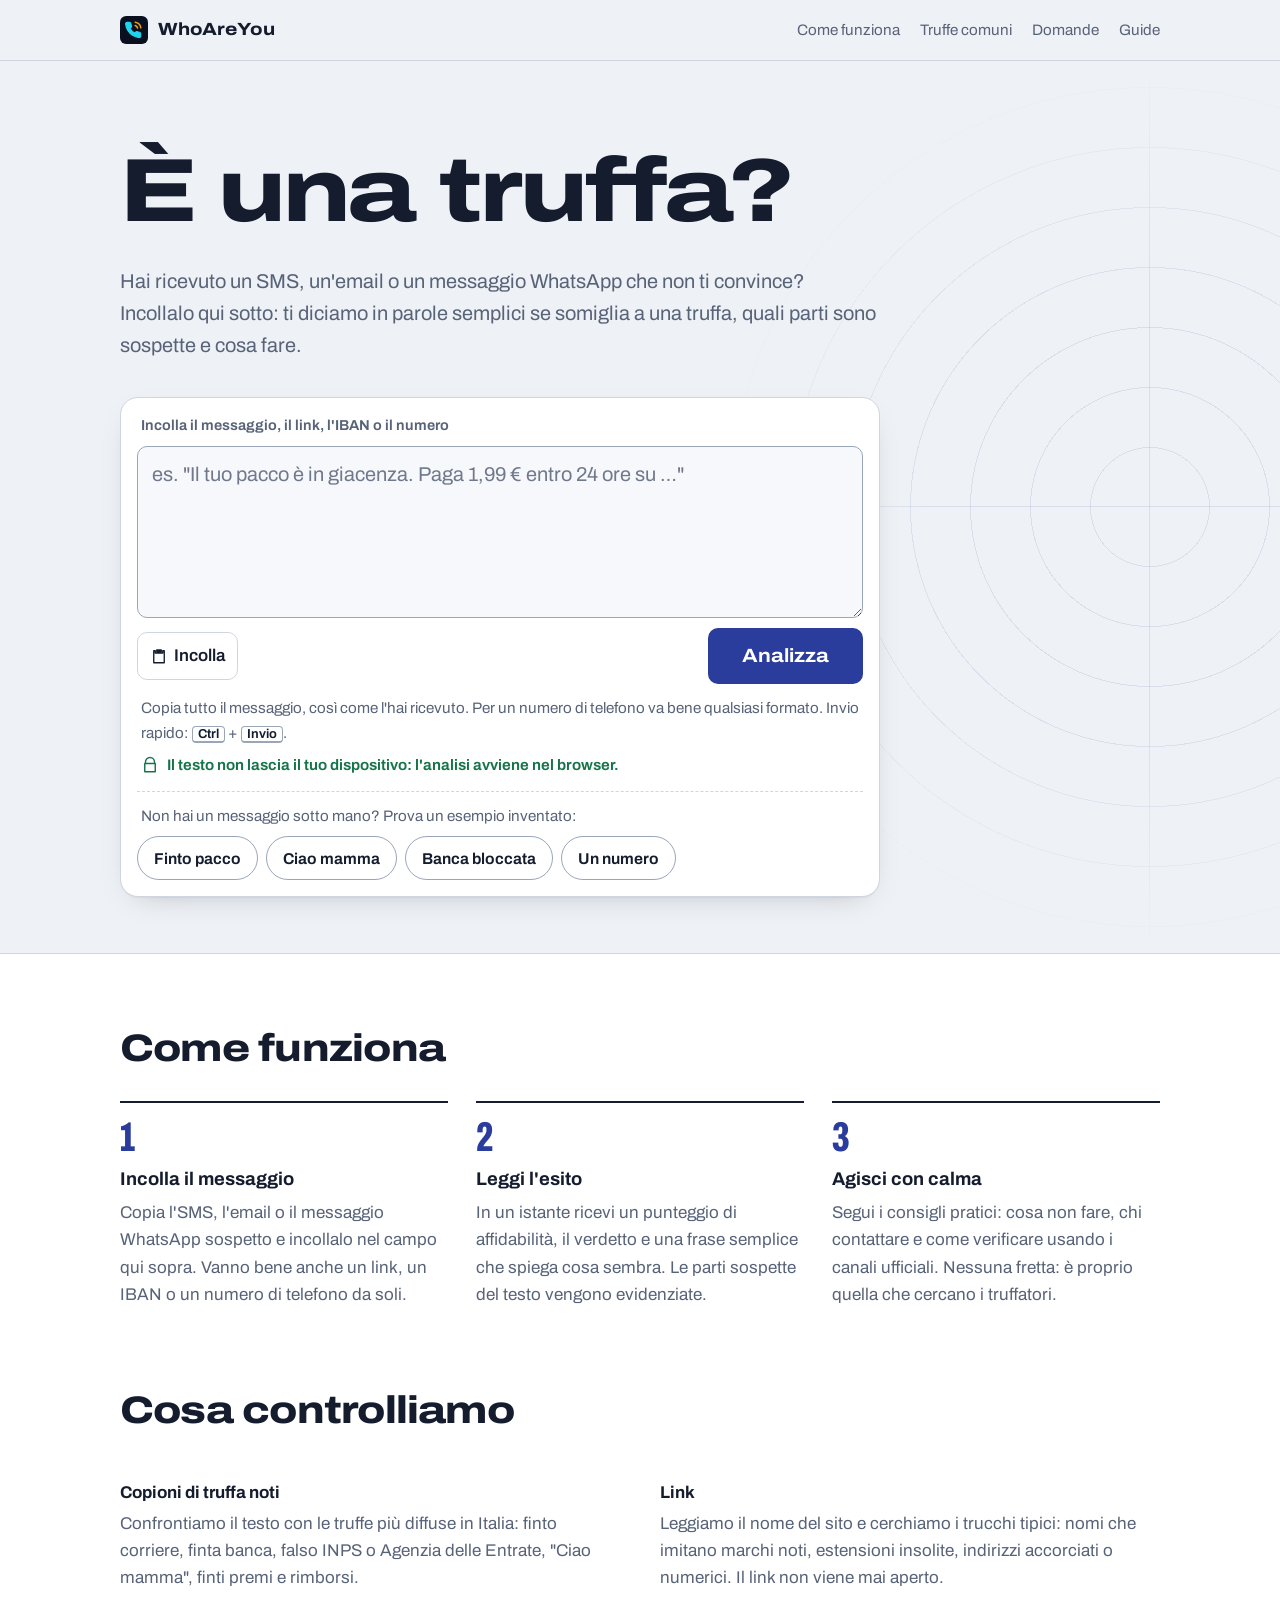
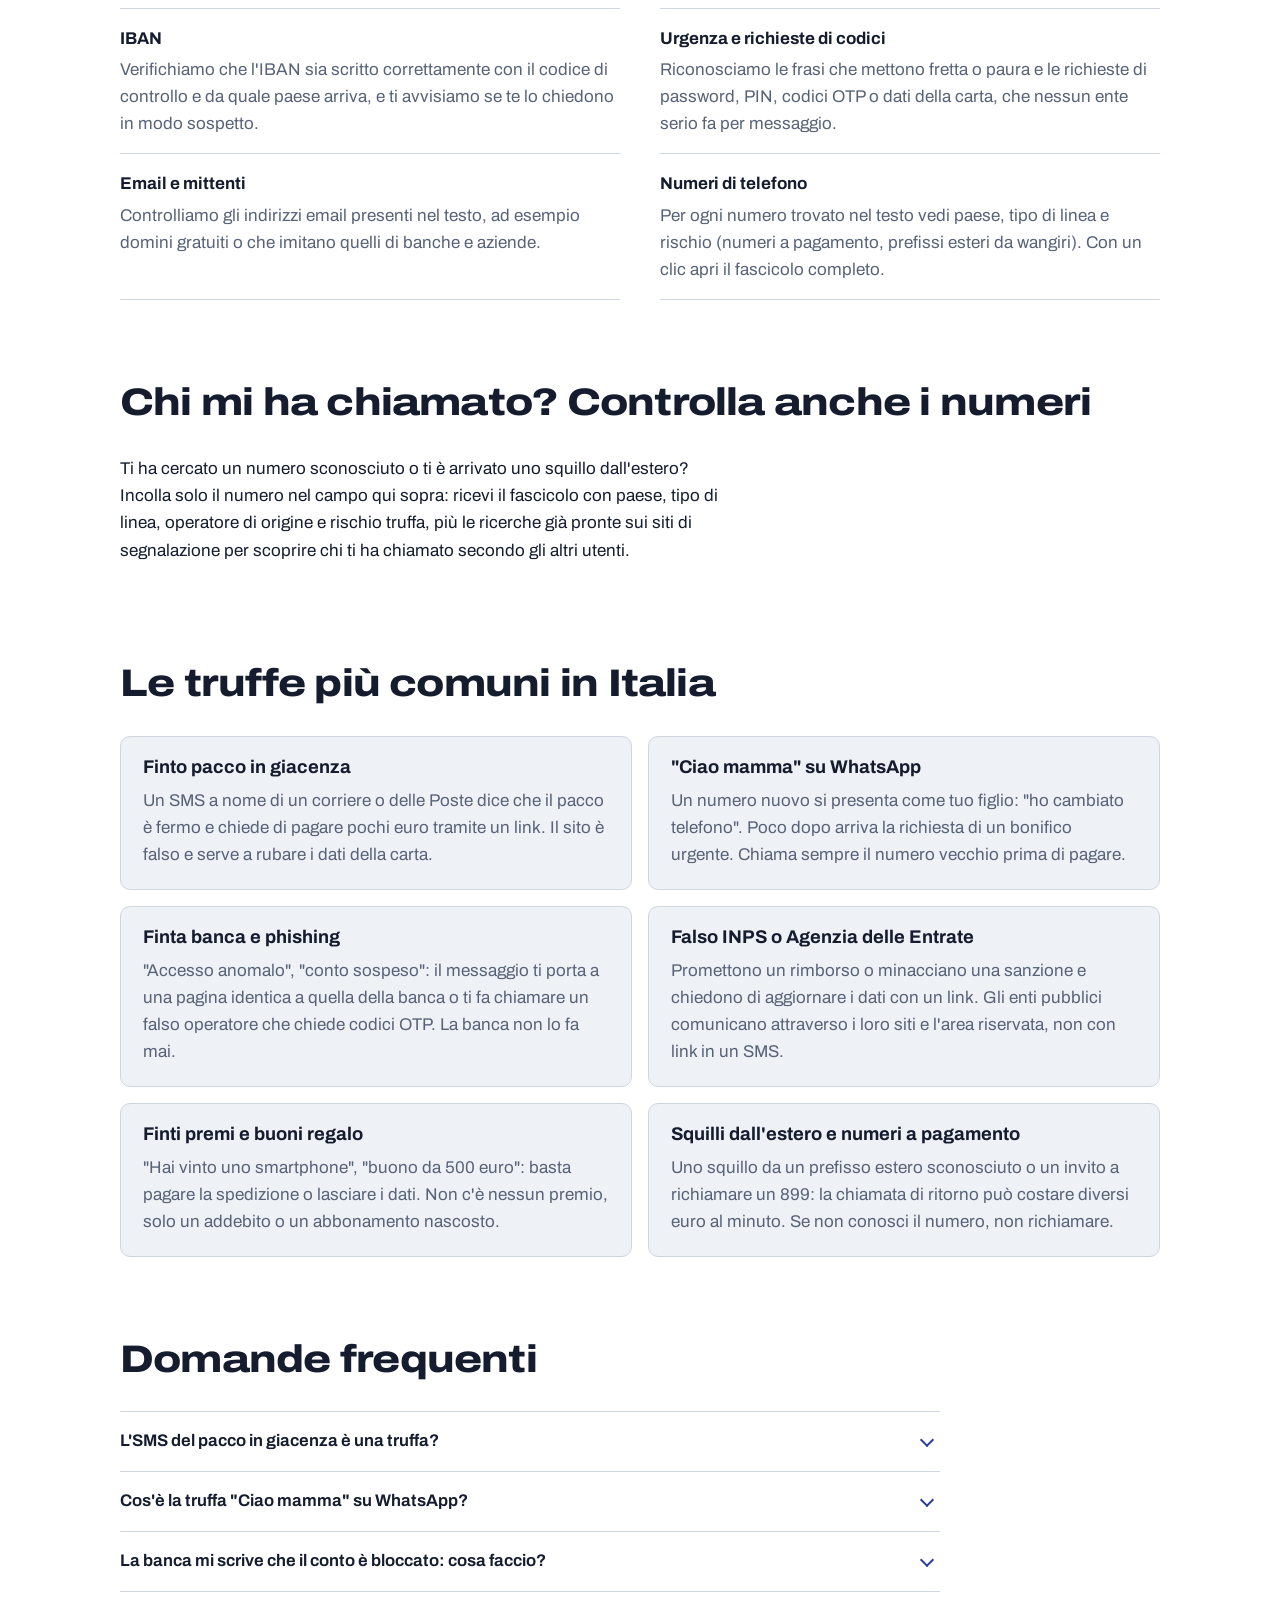
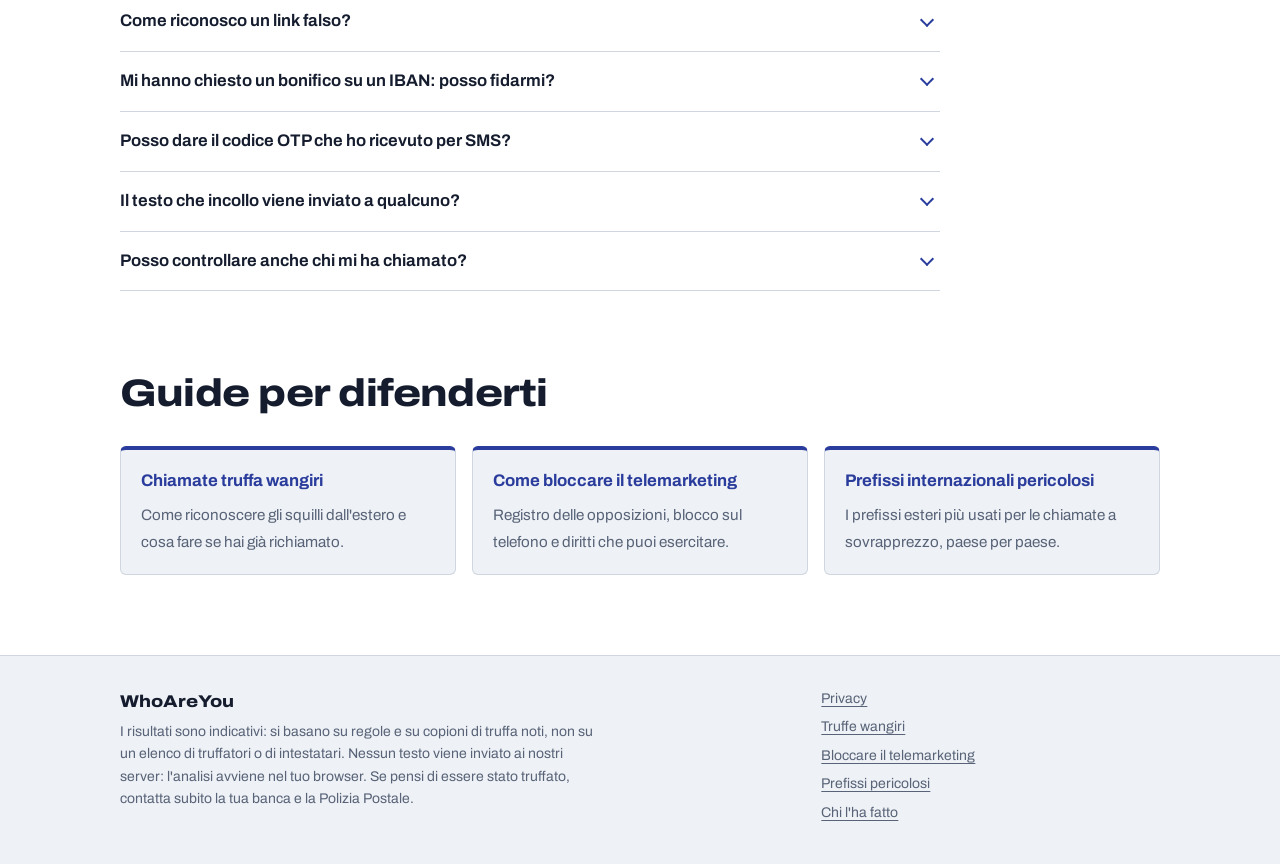
<file: index.html>
<!doctype html>
<html lang="it">
<head>
  <meta charset="utf-8">
  <meta http-equiv="Content-Security-Policy" content="default-src 'self'; script-src 'self'; style-src 'self'; img-src 'self' data:; font-src 'self'; connect-src 'self'; manifest-src 'self'; object-src 'none'; base-uri 'none'; form-action 'self'">
  <meta name="referrer" content="strict-origin-when-cross-origin">
  <meta name="viewport" content="width=device-width, initial-scale=1">
  <title>È una truffa? Verifica SMS, link, IBAN e numeri sospetti gratis | WhoAreYou</title>
  <meta name="description" content="Hai ricevuto un SMS, un'email o un messaggio WhatsApp sospetto? Incollalo e scopri subito se è una truffa: finto pacco, Ciao mamma, finta banca, link falsi, IBAN e numeri a rischio. Gratis, senza registrazione, il testo non lascia il tuo dispositivo.">
  <link rel="canonical" href="https://lorebiri.github.io/whoareyou/">
  <meta name="robots" content="index,follow,max-image-preview:large">
  <meta name="theme-color" content="#eef1f5" media="(prefers-color-scheme: light)">
  <meta name="theme-color" content="#0f1520" media="(prefers-color-scheme: dark)">
  <meta name="color-scheme" content="light dark">

  <link rel="icon" href="assets/img/favicon.svg" type="image/svg+xml">
  <link rel="apple-touch-icon" href="assets/img/favicon.svg">
  <link rel="manifest" href="site.webmanifest">

  <meta property="og:type" content="website">
  <meta property="og:locale" content="it_IT">
  <meta property="og:site_name" content="WhoAreYou">
  <meta property="og:title" content="È una truffa? Controlla gratis SMS, link, IBAN e numeri sospetti">
  <meta property="og:description" content="Incolla il messaggio sospetto: ti diciamo in parole semplici se somiglia a una truffa e cosa fare. Tutto nel tuo browser, il testo non lascia il dispositivo.">
  <meta property="og:url" content="https://lorebiri.github.io/whoareyou/">
  <meta property="og:image" content="https://lorebiri.github.io/whoareyou/assets/img/og-image.png">
  <meta property="og:image:width" content="1200">
  <meta property="og:image:height" content="630">
  <meta property="og:image:alt" content="WhoAreYou, controlla se un messaggio o un numero è una truffa">
  <meta name="twitter:card" content="summary_large_image">
  <meta name="twitter:title" content="È una truffa? Controlla gratis SMS, link, IBAN e numeri sospetti">
  <meta name="twitter:description" content="Incolla il messaggio sospetto e scopri se è una truffa e cosa fare. Tutto nel tuo browser.">
  <meta name="twitter:image" content="https://lorebiri.github.io/whoareyou/assets/img/og-image.png">

  <link rel="preload" href="assets/fonts/archivo-latin.woff2" as="font" type="font/woff2" crossorigin>
  <link rel="stylesheet" href="assets/css/style.css">

  <script type="application/ld+json">
  {
    "@context": "https://schema.org",
    "@graph": [
      {
        "@type": "WebSite",
        "@id": "https://lorebiri.github.io/whoareyou/#website",
        "url": "https://lorebiri.github.io/whoareyou/",
        "name": "WhoAreYou",
        "inLanguage": "it",
        "potentialAction": {
          "@type": "SearchAction",
          "target": {
            "@type": "EntryPoint",
            "urlTemplate": "https://lorebiri.github.io/whoareyou/?q={search_term_string}"
          },
          "query-input": "required name=search_term_string"
        }
      },
      {
        "@type": "WebApplication",
        "@id": "https://lorebiri.github.io/whoareyou/#app",
        "name": "WhoAreYou – È una truffa?",
        "url": "https://lorebiri.github.io/whoareyou/",
        "description": "Strumento gratuito per capire se un SMS, un'email, un messaggio WhatsApp, un link, un IBAN o un numero di telefono è una truffa. Riconosce i copioni più diffusi in Italia e spiega in parole semplici cosa fare. L'analisi avviene nel browser: il testo non lascia il dispositivo.",
        "applicationCategory": "SecurityApplication",
        "operatingSystem": "Qualsiasi (browser web)",
        "browserRequirements": "Richiede JavaScript",
        "inLanguage": "it",
        "isAccessibleForFree": true,
        "featureList": [
          "Analisi di SMS, email e messaggi WhatsApp sospetti",
          "Riconoscimento delle truffe più comuni: finto pacco, Ciao mamma, finta banca, falso INPS o Agenzia delle Entrate, finto premio",
          "Controllo dei link con indirizzo mostrato in forma sicura",
          "Verifica del codice di controllo e del paese degli IBAN",
          "Controllo di indirizzi email e numeri di telefono trovati nel testo",
          "Segnali di urgenza, minacce e richieste di codici OTP o password",
          "Fascicolo dei numeri di telefono: paese, tipo di linea, rischio wangiri e ricerche sul web",
          "Analisi nel browser, senza invio del testo a server"
        ],
        "offers": {
          "@type": "Offer",
          "price": "0",
          "priceCurrency": "EUR"
        }
      },
      {
        "@type": "FAQPage",
        "@id": "https://lorebiri.github.io/whoareyou/#faq",
        "inLanguage": "it",
        "mainEntity": [
          {
            "@type": "Question",
            "name": "L'SMS del pacco in giacenza è una truffa?",
            "acceptedAnswer": {
              "@type": "Answer",
              "text": "Quasi sempre sì. I corrieri veri non chiedono di pagare spese di giacenza tramite un link in un SMS. Il messaggio porta a un sito falso che ruba i dati della carta. Se aspetti davvero un pacco, controlla lo stato sul sito o sull'app ufficiale del corriere scrivendo tu l'indirizzo."
            }
          },
          {
            "@type": "Question",
            "name": "Cos'è la truffa \"Ciao mamma\" su WhatsApp?",
            "acceptedAnswer": {
              "@type": "Answer",
              "text": "Qualcuno ti scrive da un numero sconosciuto fingendosi tuo figlio o tua figlia: dice di aver cambiato o rotto il telefono e dopo poco chiede un bonifico urgente. Prima di pagare chiama tuo figlio al numero vecchio che conosci, oppure fagli una domanda a cui solo lui sa rispondere."
            }
          },
          {
            "@type": "Question",
            "name": "La banca mi scrive che il conto è bloccato: cosa faccio?",
            "acceptedAnswer": {
              "@type": "Answer",
              "text": "Non cliccare il link e non chiamare il numero scritto nel messaggio. Le banche non chiedono mai password, PIN o codici OTP via SMS, email o telefono. Apri tu l'app ufficiale o chiama il numero stampato sulla tua carta."
            }
          },
          {
            "@type": "Question",
            "name": "Come riconosco un link falso?",
            "acceptedAnswer": {
              "@type": "Answer",
              "text": "Guarda il nome del sito prima della prima barra: i link truffa usano nomi simili a quelli veri con parole aggiunte (\"verifica\", \"sicurezza\", \"giacenza\"), lettere scambiate, estensioni insolite o servizi che accorciano gli indirizzi. Nel risultato ti mostriamo il link in forma sicura, non cliccabile, con i motivi del rischio."
            }
          },
          {
            "@type": "Question",
            "name": "Mi hanno chiesto un bonifico su un IBAN: posso fidarmi?",
            "acceptedAnswer": {
              "@type": "Answer",
              "text": "Controlliamo se l'IBAN è scritto correttamente e da quale paese arriva, ma un IBAN valido non dice chi lo possiede. Se te lo chiedono via messaggio con urgenza, se è intestato a un privato o è estero, fermati e verifica con la persona o l'azienda usando un contatto che conosci già."
            }
          },
          {
            "@type": "Question",
            "name": "Posso dare il codice OTP che ho ricevuto per SMS?",
            "acceptedAnswer": {
              "@type": "Answer",
              "text": "No, mai. Il codice OTP serve solo a te per confermare un'operazione che stai facendo tu. Chi te lo chiede, anche se dice di essere la banca, le Poste o un operatore, sta cercando di entrare nel tuo conto."
            }
          },
          {
            "@type": "Question",
            "name": "Il testo che incollo viene inviato a qualcuno?",
            "acceptedAnswer": {
              "@type": "Answer",
              "text": "No. L'analisi avviene interamente nel tuo browser e il testo non lascia il tuo dispositivo: non lo salviamo e non lo mettiamo nell'indirizzo della pagina. In cronologia restano solo i numeri di telefono che verifichi, sul tuo dispositivo."
            }
          },
          {
            "@type": "Question",
            "name": "Posso controllare anche chi mi ha chiamato?",
            "acceptedAnswer": {
              "@type": "Answer",
              "text": "Sì. Incolla solo il numero sconosciuto: ricevi il fascicolo con paese, tipo di linea, rischio di numeri a pagamento o wangiri e le ricerche già pronte per scoprire se altri lo hanno segnalato."
            }
          }
        ]
      }
    ]
  }
  </script>
</head>
<body>
  <a class="skip" href="#cerca">Vai al controllo</a>

  <header class="site-header">
    <div class="wrap header-row">
      <a class="brand" href="./" aria-label="WhoAreYou, home">
        <img src="assets/img/favicon.svg" alt="" width="28" height="28">
        <span>WhoAreYou</span>
      </a>
      <nav aria-label="Sezioni">
        <ul class="nav">
          <li><a href="#come-funziona">Come funziona</a></li>
          <li><a href="#truffe">Truffe comuni</a></li>
          <li><a href="#faq">Domande</a></li>
          <li><a href="#guide">Guide</a></li>
        </ul>
      </nav>
    </div>
  </header>

  <main id="main">
    <section class="hero" aria-labelledby="titolo">
      <div class="radar" aria-hidden="true"><span class="sweep"></span></div>
      <div class="wrap hero-inner">
        <h1 id="titolo">È una truffa?</h1>
        <p class="lede">Hai ricevuto un SMS, un'email o un messaggio WhatsApp che non ti convince? Incollalo qui sotto: ti diciamo in parole semplici se somiglia a una truffa, quali parti sono sospette e cosa fare.</p>

        <form id="cerca" class="search" role="search" autocomplete="off" novalidate>
          <label for="testo" class="search-label">Incolla il messaggio, il link, l'IBAN o il numero</label>
          <textarea id="testo" rows="4" maxlength="5000" autocomplete="off" autocorrect="off" autocapitalize="off" spellcheck="false"
                    placeholder="es. &quot;Il tuo pacco è in giacenza. Paga 1,99 € entro 24 ore su …&quot;" aria-describedby="search-hint privacy-hint"></textarea>
          <div class="search-row">
            <button type="button" class="btn-ghost paste" id="incolla" hidden aria-label="Incolla dagli appunti e analizza">
              <svg viewBox="0 0 24 24" aria-hidden="true"><path d="M9 4h6v2H9zM7 5H5v16h14V5h-2v3H7z" fill="none" stroke="currentColor" stroke-width="1.8" stroke-linejoin="round"/></svg>
              <span>Incolla</span>
            </button>
            <span id="contatore" class="counter small muted" aria-hidden="true"></span>
            <button type="submit" class="btn-primary" id="analizza">Analizza</button>
          </div>
          <p id="search-hint" class="hint">Copia tutto il messaggio, così come l'hai ricevuto. Per un numero di telefono va bene qualsiasi formato. <span class="kbd-hint">Invio rapido: <kbd>Ctrl</kbd> + <kbd>Invio</kbd>.</span></p>
          <p id="privacy-hint" class="privacy-note">
            <svg viewBox="0 0 24 24" aria-hidden="true" focusable="false"><path d="M6 10V8a6 6 0 0 1 12 0v2M5 10h14v11H5z" fill="none" stroke="currentColor" stroke-width="1.9" stroke-linejoin="round"/></svg>
            <span>Il testo non lascia il tuo dispositivo: l'analisi avviene nel browser.</span>
          </p>
          <div class="examples">
            <p class="examples-label" id="esempi-titolo">Non hai un messaggio sotto mano? Prova un esempio inventato:</p>
            <ul id="esempi" class="chips" aria-labelledby="esempi-titolo"></ul>
          </div>
        </form>
      </div>
    </section>

    <section id="esito" class="result-zone wrap" aria-label="Esito dell'analisi" tabindex="-1">
      <div id="scan" class="scan" hidden aria-hidden="true"></div>
      <div id="annuncio" class="sr-only" role="status" aria-live="polite" aria-atomic="true"></div>
      <div id="result" aria-busy="false"></div>
    </section>

    <section id="cronologia" class="wrap history" aria-labelledby="cronologia-titolo" hidden>
      <div class="history-head">
        <h2 id="cronologia-titolo">I numeri che hai controllato</h2>
        <button type="button" class="btn-link" id="svuota-cronologia">Cancella cronologia</button>
      </div>
      <p class="small muted">Salvati solo su questo dispositivo. I testi dei messaggi non vengono mai salvati.</p>
      <ul id="cronologia-lista" class="history-list"></ul>
    </section>

    <div class="content">
      <section id="come-funziona" class="wrap block" aria-labelledby="h-come">
        <h2 id="h-come">Come funziona</h2>
        <ol class="steps">
          <li>
            <h3>Incolla il messaggio</h3>
            <p>Copia l'SMS, l'email o il messaggio WhatsApp sospetto e incollalo nel campo qui sopra. Vanno bene anche un link, un IBAN o un numero di telefono da soli.</p>
          </li>
          <li>
            <h3>Leggi l'esito</h3>
            <p>In un istante ricevi un punteggio di affidabilità, il verdetto e una frase semplice che spiega cosa sembra. Le parti sospette del testo vengono evidenziate.</p>
          </li>
          <li>
            <h3>Agisci con calma</h3>
            <p>Segui i consigli pratici: cosa non fare, chi contattare e come verificare usando i canali ufficiali. Nessuna fretta: è proprio quella che cercano i truffatori.</p>
          </li>
        </ol>
      </section>

      <section id="cosa-analizziamo" class="wrap block" aria-labelledby="h-cosa">
        <h2 id="h-cosa">Cosa controlliamo</h2>
        <dl class="checks">
          <div><dt>Copioni di truffa noti</dt><dd>Confrontiamo il testo con le truffe più diffuse in Italia: finto corriere, finta banca, falso INPS o Agenzia delle Entrate, "Ciao mamma", finti premi e rimborsi.</dd></div>
          <div><dt>Link</dt><dd>Leggiamo il nome del sito e cerchiamo i trucchi tipici: nomi che imitano marchi noti, estensioni insolite, indirizzi accorciati o numerici. Il link non viene mai aperto.</dd></div>
          <div><dt>IBAN</dt><dd>Verifichiamo che l'IBAN sia scritto correttamente con il codice di controllo e da quale paese arriva, e ti avvisiamo se te lo chiedono in modo sospetto.</dd></div>
          <div><dt>Urgenza e richieste di codici</dt><dd>Riconosciamo le frasi che mettono fretta o paura e le richieste di password, PIN, codici OTP o dati della carta, che nessun ente serio fa per messaggio.</dd></div>
          <div><dt>Email e mittenti</dt><dd>Controlliamo gli indirizzi email presenti nel testo, ad esempio domini gratuiti o che imitano quelli di banche e aziende.</dd></div>
          <div><dt>Numeri di telefono</dt><dd>Per ogni numero trovato nel testo vedi paese, tipo di linea e rischio (numeri a pagamento, prefissi esteri da wangiri). Con un clic apri il fascicolo completo.</dd></div>
        </dl>
      </section>

      <section id="chi-mi-ha-chiamato" class="wrap block" aria-labelledby="h-chiamato">
        <h2 id="h-chiamato">Chi mi ha chiamato? Controlla anche i numeri</h2>
        <p>Ti ha cercato un numero sconosciuto o ti è arrivato uno squillo dall'estero? Incolla solo il numero nel campo qui sopra: ricevi il fascicolo con paese, tipo di linea, operatore di origine e rischio truffa, più le ricerche già pronte sui siti di segnalazione per scoprire chi ti ha chiamato secondo gli altri utenti.</p>
      </section>

      <section id="truffe" class="wrap block" aria-labelledby="h-truffe">
        <h2 id="h-truffe">Le truffe più comuni in Italia</h2>
        <div class="scams">
          <article>
            <h3>Finto pacco in giacenza</h3>
            <p>Un SMS a nome di un corriere o delle Poste dice che il pacco è fermo e chiede di pagare pochi euro tramite un link. Il sito è falso e serve a rubare i dati della carta.</p>
          </article>
          <article>
            <h3>"Ciao mamma" su WhatsApp</h3>
            <p>Un numero nuovo si presenta come tuo figlio: "ho cambiato telefono". Poco dopo arriva la richiesta di un bonifico urgente. Chiama sempre il numero vecchio prima di pagare.</p>
          </article>
          <article>
            <h3>Finta banca e phishing</h3>
            <p>"Accesso anomalo", "conto sospeso": il messaggio ti porta a una pagina identica a quella della banca o ti fa chiamare un falso operatore che chiede codici OTP. La banca non lo fa mai.</p>
          </article>
          <article>
            <h3>Falso INPS o Agenzia delle Entrate</h3>
            <p>Promettono un rimborso o minacciano una sanzione e chiedono di aggiornare i dati con un link. Gli enti pubblici comunicano attraverso i loro siti e l'area riservata, non con link in un SMS.</p>
          </article>
          <article>
            <h3>Finti premi e buoni regalo</h3>
            <p>"Hai vinto uno smartphone", "buono da 500 euro": basta pagare la spedizione o lasciare i dati. Non c'è nessun premio, solo un addebito o un abbonamento nascosto.</p>
          </article>
          <article>
            <h3>Squilli dall'estero e numeri a pagamento</h3>
            <p>Uno squillo da un prefisso estero sconosciuto o un invito a richiamare un 899: la chiamata di ritorno può costare diversi euro al minuto. Se non conosci il numero, non richiamare.</p>
          </article>
        </div>
      </section>

      <section id="faq" class="wrap block" aria-labelledby="h-faq">
        <h2 id="h-faq">Domande frequenti</h2>
        <div class="faq">
          <details>
            <summary>L'SMS del pacco in giacenza è una truffa?</summary>
            <p>Quasi sempre sì. I corrieri veri non chiedono di pagare spese di giacenza tramite un link in un SMS. Il messaggio porta a un sito falso che ruba i dati della carta. Se aspetti davvero un pacco, controlla lo stato sul sito o sull'app ufficiale del corriere scrivendo tu l'indirizzo.</p>
          </details>
          <details>
            <summary>Cos'è la truffa "Ciao mamma" su WhatsApp?</summary>
            <p>Qualcuno ti scrive da un numero sconosciuto fingendosi tuo figlio o tua figlia: dice di aver cambiato o rotto il telefono e dopo poco chiede un bonifico urgente. Prima di pagare chiama tuo figlio al numero vecchio che conosci, oppure fagli una domanda a cui solo lui sa rispondere.</p>
          </details>
          <details>
            <summary>La banca mi scrive che il conto è bloccato: cosa faccio?</summary>
            <p>Non cliccare il link e non chiamare il numero scritto nel messaggio. Le banche non chiedono mai password, PIN o codici OTP via SMS, email o telefono. Apri tu l'app ufficiale o chiama il numero stampato sulla tua carta.</p>
          </details>
          <details>
            <summary>Come riconosco un link falso?</summary>
            <p>Guarda il nome del sito prima della prima barra: i link truffa usano nomi simili a quelli veri con parole aggiunte ("verifica", "sicurezza", "giacenza"), lettere scambiate, estensioni insolite o servizi che accorciano gli indirizzi. Nel risultato ti mostriamo il link in forma sicura, non cliccabile, con i motivi del rischio.</p>
          </details>
          <details>
            <summary>Mi hanno chiesto un bonifico su un IBAN: posso fidarmi?</summary>
            <p>Controlliamo se l'IBAN è scritto correttamente e da quale paese arriva, ma un IBAN valido non dice chi lo possiede. Se te lo chiedono via messaggio con urgenza, se è intestato a un privato o è estero, fermati e verifica con la persona o l'azienda usando un contatto che conosci già.</p>
          </details>
          <details>
            <summary>Posso dare il codice OTP che ho ricevuto per SMS?</summary>
            <p>No, mai. Il codice OTP serve solo a te per confermare un'operazione che stai facendo tu. Chi te lo chiede, anche se dice di essere la banca, le Poste o un operatore, sta cercando di entrare nel tuo conto.</p>
          </details>
          <details>
            <summary>Il testo che incollo viene inviato a qualcuno?</summary>
            <p>No. L'analisi avviene interamente nel tuo browser e il testo non lascia il tuo dispositivo: non lo salviamo e non lo mettiamo nell'indirizzo della pagina. In cronologia restano solo i numeri di telefono che verifichi, sul tuo dispositivo.</p>
          </details>
          <details>
            <summary>Posso controllare anche chi mi ha chiamato?</summary>
            <p>Sì. Incolla solo il numero sconosciuto: ricevi il fascicolo con paese, tipo di linea, rischio di numeri a pagamento o wangiri e le ricerche già pronte per scoprire se altri lo hanno segnalato.</p>
          </details>
        </div>
      </section>

      <section id="guide" class="wrap block" aria-labelledby="h-guide">
        <h2 id="h-guide">Guide per difenderti</h2>
        <ul class="guides">
          <li>
            <a href="guide/chiamate-truffa-wangiri.html">
              <strong>Chiamate truffa wangiri</strong>
              <span>Come riconoscere gli squilli dall'estero e cosa fare se hai già richiamato.</span>
            </a>
          </li>
          <li>
            <a href="guide/come-bloccare-telemarketing.html">
              <strong>Come bloccare il telemarketing</strong>
              <span>Registro delle opposizioni, blocco sul telefono e diritti che puoi esercitare.</span>
            </a>
          </li>
          <li>
            <a href="guide/prefissi-internazionali-pericolosi.html">
              <strong>Prefissi internazionali pericolosi</strong>
              <span>I prefissi esteri più usati per le chiamate a sovrapprezzo, paese per paese.</span>
            </a>
          </li>
        </ul>
      </section>
    </div>
  </main>

  <footer class="site-footer">
    <div class="wrap footer-grid">
      <div>
        <p class="brand-foot">WhoAreYou</p>
        <p class="small">I risultati sono indicativi: si basano su regole e su copioni di truffa noti, non su un elenco di truffatori o di intestatari. Nessun testo viene inviato ai nostri server: l'analisi avviene nel tuo browser. Se pensi di essere stato truffato, contatta subito la tua banca e la Polizia Postale.</p>
      </div>
      <ul class="foot-links small">
        <li><a href="privacy.html">Privacy</a></li>
        <li><a href="guide/chiamate-truffa-wangiri.html">Truffe wangiri</a></li>
        <li><a href="guide/come-bloccare-telemarketing.html">Bloccare il telemarketing</a></li>
        <li><a href="guide/prefissi-internazionali-pericolosi.html">Prefissi pericolosi</a></li>
        <li><a href="https://lorebiri.github.io/">Chi l'ha fatto</a></li>
      </ul>
    </div>
  </footer>

  <div id="toast" class="toast" role="status" aria-live="polite"></div>

  <noscript><p class="noscript wrap">Per analizzare un messaggio serve JavaScript attivo. Le informazioni e le guide qui sotto restano consultabili.</p></noscript>

  <script src="assets/js/analyzer.js" defer></script>
  <script src="assets/js/scamcheck.js" defer></script>
  <script src="assets/js/app.js" defer></script>
</body>
</html>
</file>
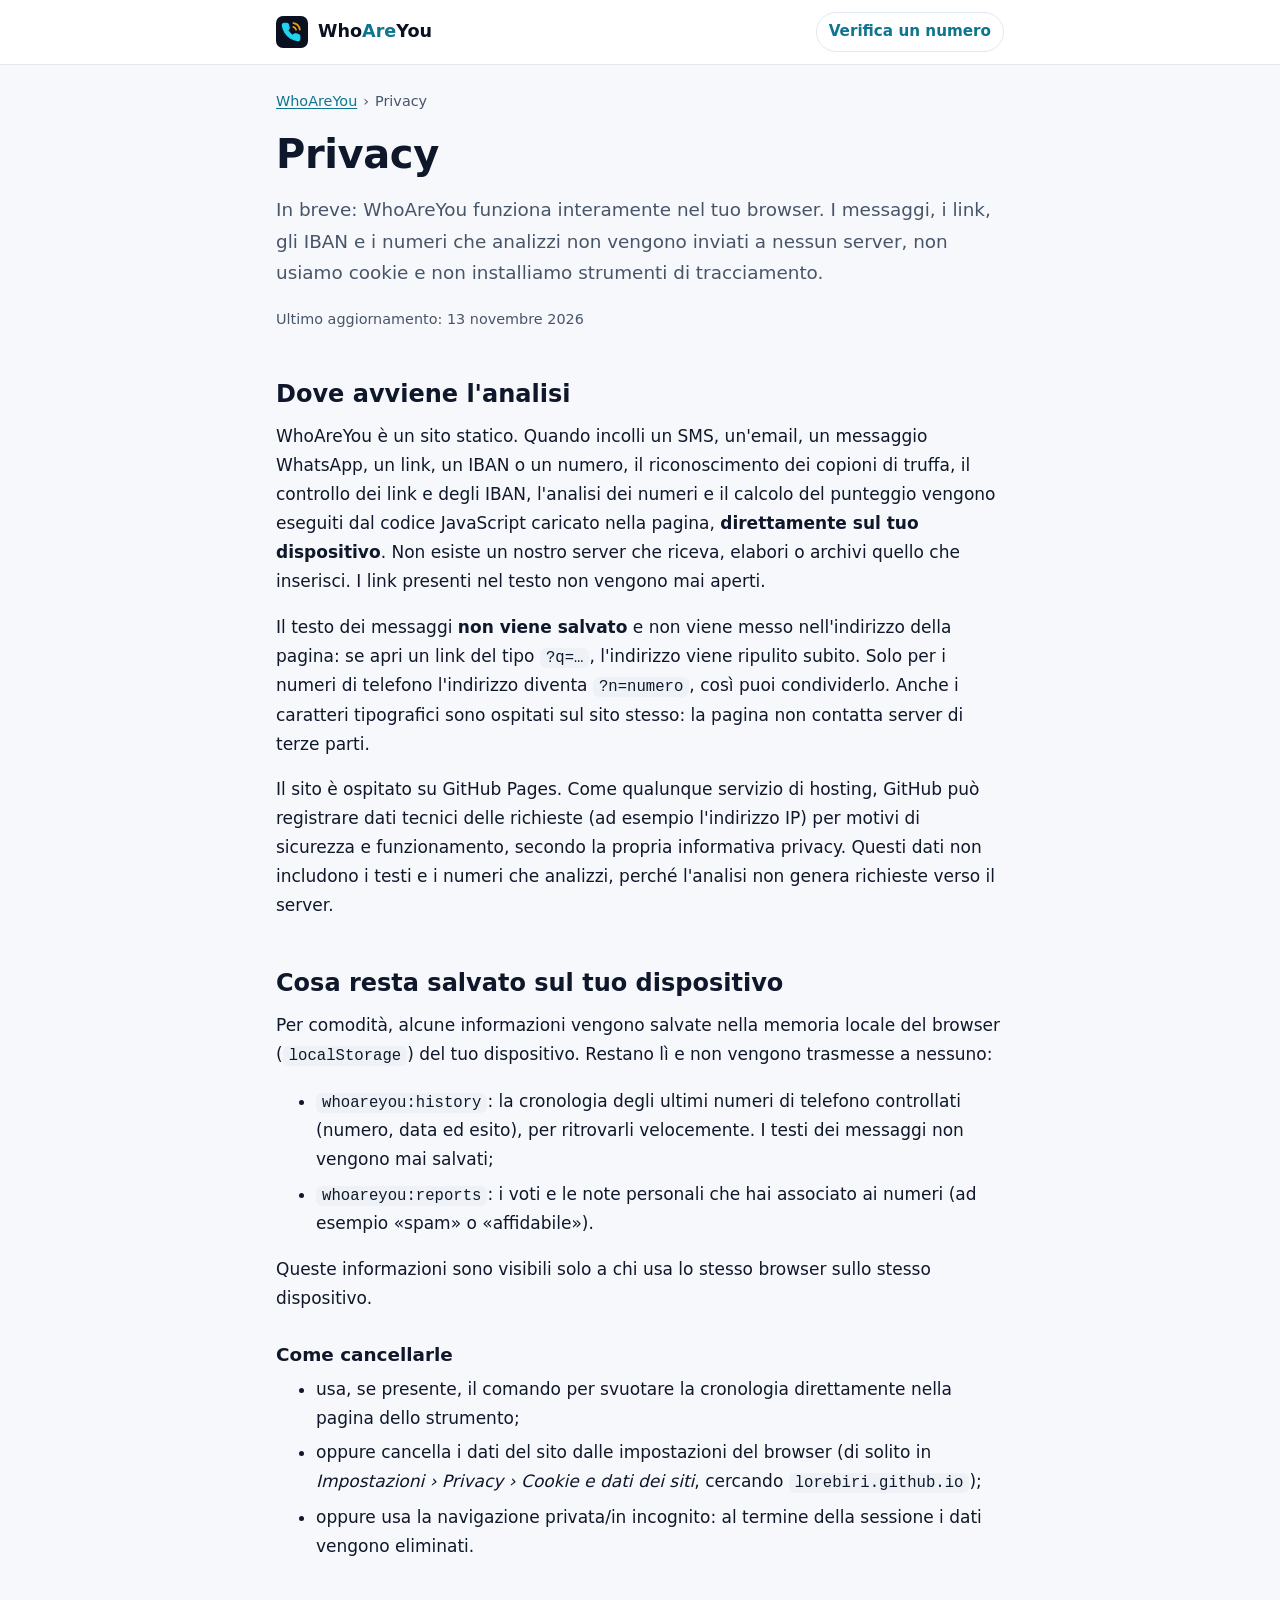
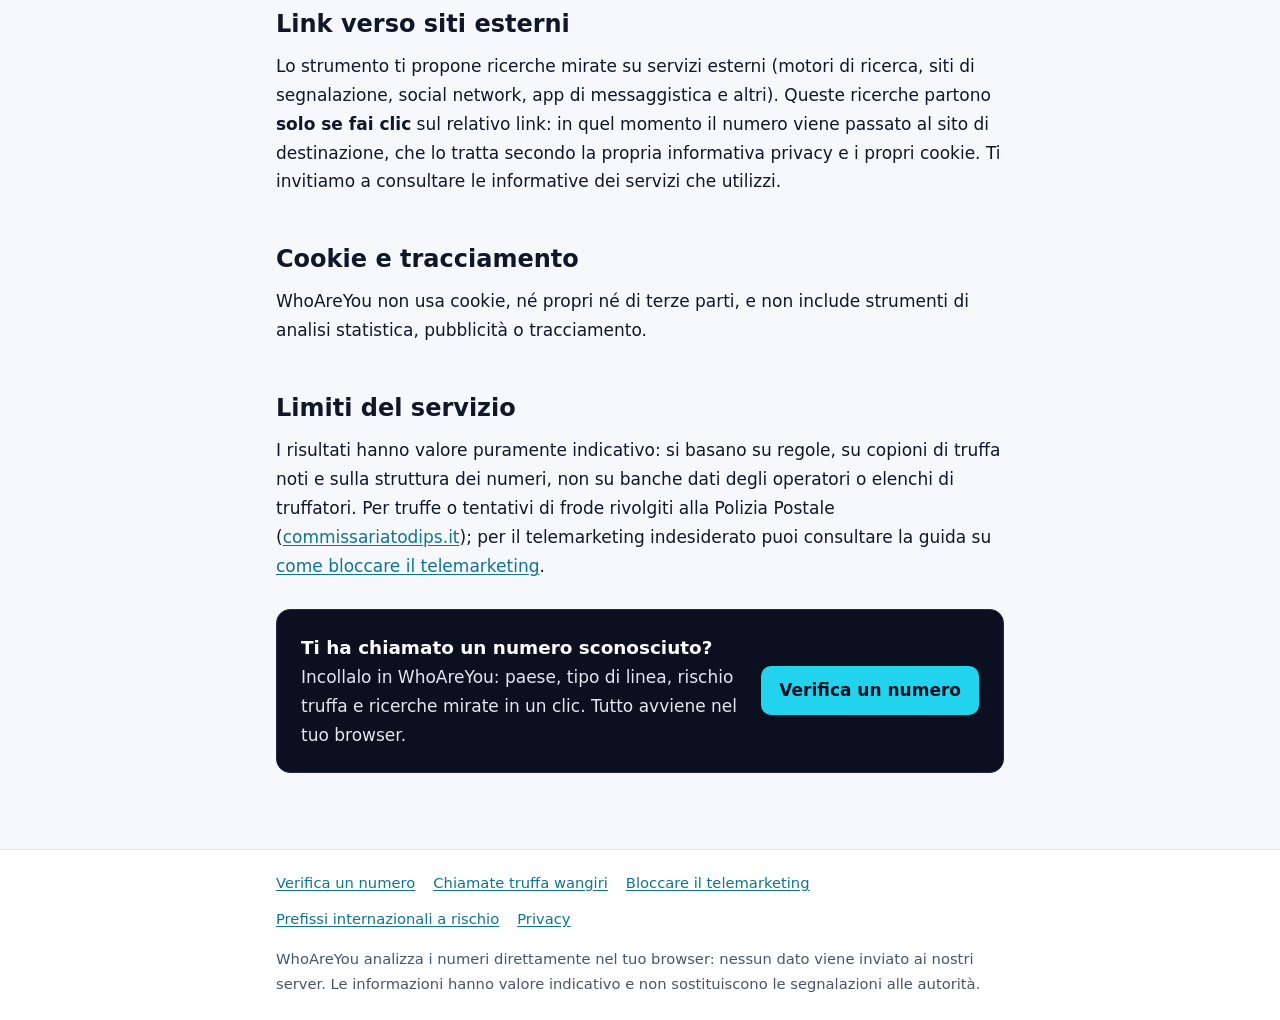
<file: privacy.html>
<!doctype html>
<html lang="it">
<head>
<meta charset="utf-8">
<meta name="viewport" content="width=device-width, initial-scale=1">
<title>Privacy – WhoAreYou</title>
<meta name="description" content="Come WhoAreYou tratta i tuoi dati: l&#x27;analisi di messaggi, link, IBAN e numeri avviene interamente nel browser, nessun dato viene inviato ai nostri server, nessun cookie di profilazione.">
<meta name="robots" content="index, follow">
<link rel="canonical" href="https://lorebiri.github.io/whoareyou/privacy.html">
<meta name="theme-color" content="#0b1020">
<link rel="icon" href="./assets/img/favicon.svg" type="image/svg+xml">
<link rel="manifest" href="./site.webmanifest">
<link rel="stylesheet" href="./assets/css/pages.css">
<meta property="og:type" content="website">
<meta property="og:site_name" content="WhoAreYou">
<meta property="og:locale" content="it_IT">
<meta property="og:title" content="Privacy – WhoAreYou">
<meta property="og:description" content="Come WhoAreYou tratta i tuoi dati: l&#x27;analisi di messaggi, link, IBAN e numeri avviene interamente nel browser, nessun dato viene inviato ai nostri server, nessun cookie di profilazione.">
<meta property="og:url" content="https://lorebiri.github.io/whoareyou/privacy.html">
<meta property="og:image" content="https://lorebiri.github.io/whoareyou/assets/img/og-image.png">
<meta property="og:image:width" content="1200">
<meta property="og:image:height" content="630">
<meta property="og:image:alt" content="WhoAreYou – Chi mi ha chiamato? Scoprilo in un secondo">
<meta name="twitter:card" content="summary_large_image">
<meta name="twitter:title" content="Privacy – WhoAreYou">
<meta name="twitter:description" content="Come WhoAreYou tratta i tuoi dati: l&#x27;analisi di messaggi, link, IBAN e numeri avviene interamente nel browser, nessun dato viene inviato ai nostri server, nessun cookie di profilazione.">
<meta name="twitter:image" content="https://lorebiri.github.io/whoareyou/assets/img/og-image.png">
<script type="application/ld+json">
{
  "@context": "https://schema.org",
  "@graph": [
    {
      "@type": "WebPage",
      "name": "Privacy – WhoAreYou",
      "description": "Come WhoAreYou tratta i tuoi dati: l'analisi di messaggi, link, IBAN e numeri avviene interamente nel browser, nessun dato viene inviato ai nostri server, nessun cookie di profilazione.",
      "url": "https://lorebiri.github.io/whoareyou/privacy.html",
      "inLanguage": "it-IT"
    },
    {
      "@type": "BreadcrumbList",
      "itemListElement": [
        {
          "@type": "ListItem",
          "position": 1,
          "name": "WhoAreYou",
          "item": "https://lorebiri.github.io/whoareyou/"
        },
        {
          "@type": "ListItem",
          "position": 2,
          "name": "Privacy",
          "item": "https://lorebiri.github.io/whoareyou/privacy.html"
        }
      ]
    }
  ]
}
</script>
</head>
<body>
<a class="skip" href="#contenuto">Vai al contenuto</a>
<header class="site-header">
  <div class="wrap">
    <a class="brand" href="./" aria-label="WhoAreYou – torna allo strumento">
      <img src="./assets/img/favicon.svg" alt="" width="32" height="32">
      <span>Who<b>Are</b>You</span>
    </a>
    <a class="header-cta" href="./">Verifica un numero</a>
  </div>
</header>
<main id="contenuto" class="wrap">
<nav class="breadcrumb" aria-label="Percorso">
<ol>
<li><a href="./">WhoAreYou</a></li>
<li aria-current="page">Privacy</li>
</ol>
</nav>
<article>
<h1>Privacy</h1>
<p class="lead">In breve: WhoAreYou funziona interamente nel tuo browser. I messaggi, i link, gli IBAN e i numeri che analizzi non vengono inviati a nessun server, non usiamo cookie e non installiamo strumenti di tracciamento.</p>
<p class="meta">Ultimo aggiornamento: 13 novembre 2026</p>

<h2>Dove avviene l'analisi</h2>
<p>WhoAreYou è un sito statico. Quando incolli un SMS, un'email, un messaggio WhatsApp, un link, un IBAN o un numero, il riconoscimento dei copioni di truffa, il controllo dei link e degli IBAN, l'analisi dei numeri e il calcolo del punteggio vengono eseguiti dal codice JavaScript caricato nella pagina, <strong>direttamente sul tuo dispositivo</strong>. Non esiste un nostro server che riceva, elabori o archivi quello che inserisci. I link presenti nel testo non vengono mai aperti.</p>
<p>Il testo dei messaggi <strong>non viene salvato</strong> e non viene messo nell'indirizzo della pagina: se apri un link del tipo <code>?q=…</code>, l'indirizzo viene ripulito subito. Solo per i numeri di telefono l'indirizzo diventa <code>?n=numero</code>, così puoi condividerlo. Anche i caratteri tipografici sono ospitati sul sito stesso: la pagina non contatta server di terze parti.</p>
<p>Il sito è ospitato su GitHub Pages. Come qualunque servizio di hosting, GitHub può registrare dati tecnici delle richieste (ad esempio l'indirizzo IP) per motivi di sicurezza e funzionamento, secondo la propria informativa privacy. Questi dati non includono i testi e i numeri che analizzi, perché l'analisi non genera richieste verso il server.</p>

<h2>Cosa resta salvato sul tuo dispositivo</h2>
<p>Per comodità, alcune informazioni vengono salvate nella memoria locale del browser (<code>localStorage</code>) del tuo dispositivo. Restano lì e non vengono trasmesse a nessuno:</p>
<ul>
  <li><code>whoareyou:history</code>: la cronologia degli ultimi numeri di telefono controllati (numero, data ed esito), per ritrovarli velocemente. I testi dei messaggi non vengono mai salvati;</li>
  <li><code>whoareyou:reports</code>: i voti e le note personali che hai associato ai numeri (ad esempio «spam» o «affidabile»).</li>
</ul>
<p>Queste informazioni sono visibili solo a chi usa lo stesso browser sullo stesso dispositivo.</p>
<h3>Come cancellarle</h3>
<ul>
  <li>usa, se presente, il comando per svuotare la cronologia direttamente nella pagina dello strumento;</li>
  <li>oppure cancella i dati del sito dalle impostazioni del browser (di solito in <em>Impostazioni › Privacy › Cookie e dati dei siti</em>, cercando <code>lorebiri.github.io</code>);</li>
  <li>oppure usa la navigazione privata/in incognito: al termine della sessione i dati vengono eliminati.</li>
</ul>

<h2>Link verso siti esterni</h2>
<p>Lo strumento ti propone ricerche mirate su servizi esterni (motori di ricerca, siti di segnalazione, social network, app di messaggistica e altri). Queste ricerche partono <strong>solo se fai clic</strong> sul relativo link: in quel momento il numero viene passato al sito di destinazione, che lo tratta secondo la propria informativa privacy e i propri cookie. Ti invitiamo a consultare le informative dei servizi che utilizzi.</p>

<h2>Cookie e tracciamento</h2>
<p>WhoAreYou non usa cookie, né propri né di terze parti, e non include strumenti di analisi statistica, pubblicità o tracciamento.</p>

<h2>Limiti del servizio</h2>
<p>I risultati hanno valore puramente indicativo: si basano su regole, su copioni di truffa noti e sulla struttura dei numeri, non su banche dati degli operatori o elenchi di truffatori. Per truffe o tentativi di frode rivolgiti alla Polizia Postale (<a href="https://www.commissariatodips.it/" rel="noopener">commissariatodips.it</a>); per il telemarketing indesiderato puoi consultare la guida su <a href="guide/come-bloccare-telemarketing.html">come bloccare il telemarketing</a>.</p>

<aside class="cta" aria-label="Verifica un numero">
  <p><strong>Ti ha chiamato un numero sconosciuto?</strong>
  Incollalo in WhoAreYou: paese, tipo di linea, rischio truffa e ricerche mirate in un clic. Tutto avviene nel tuo browser.</p>
  <a class="btn" href="./">Verifica un numero</a>
</aside>


</article>
</main>
<footer class="site-footer">
  <div class="wrap">
    <nav aria-label="Link utili">
      <ul>
        <li><a href="./">Verifica un numero</a></li>
        <li><a href="./guide/chiamate-truffa-wangiri.html">Chiamate truffa wangiri</a></li>
        <li><a href="./guide/come-bloccare-telemarketing.html">Bloccare il telemarketing</a></li>
        <li><a href="./guide/prefissi-internazionali-pericolosi.html">Prefissi internazionali a rischio</a></li>
        <li><a href="./privacy.html">Privacy</a></li>
      </ul>
    </nav>
    <p>WhoAreYou analizza i numeri direttamente nel tuo browser: nessun dato viene inviato ai nostri server. Le informazioni hanno valore indicativo e non sostituiscono le segnalazioni alle autorità.</p>
  </div>
</footer>
</body>
</html>
</file>
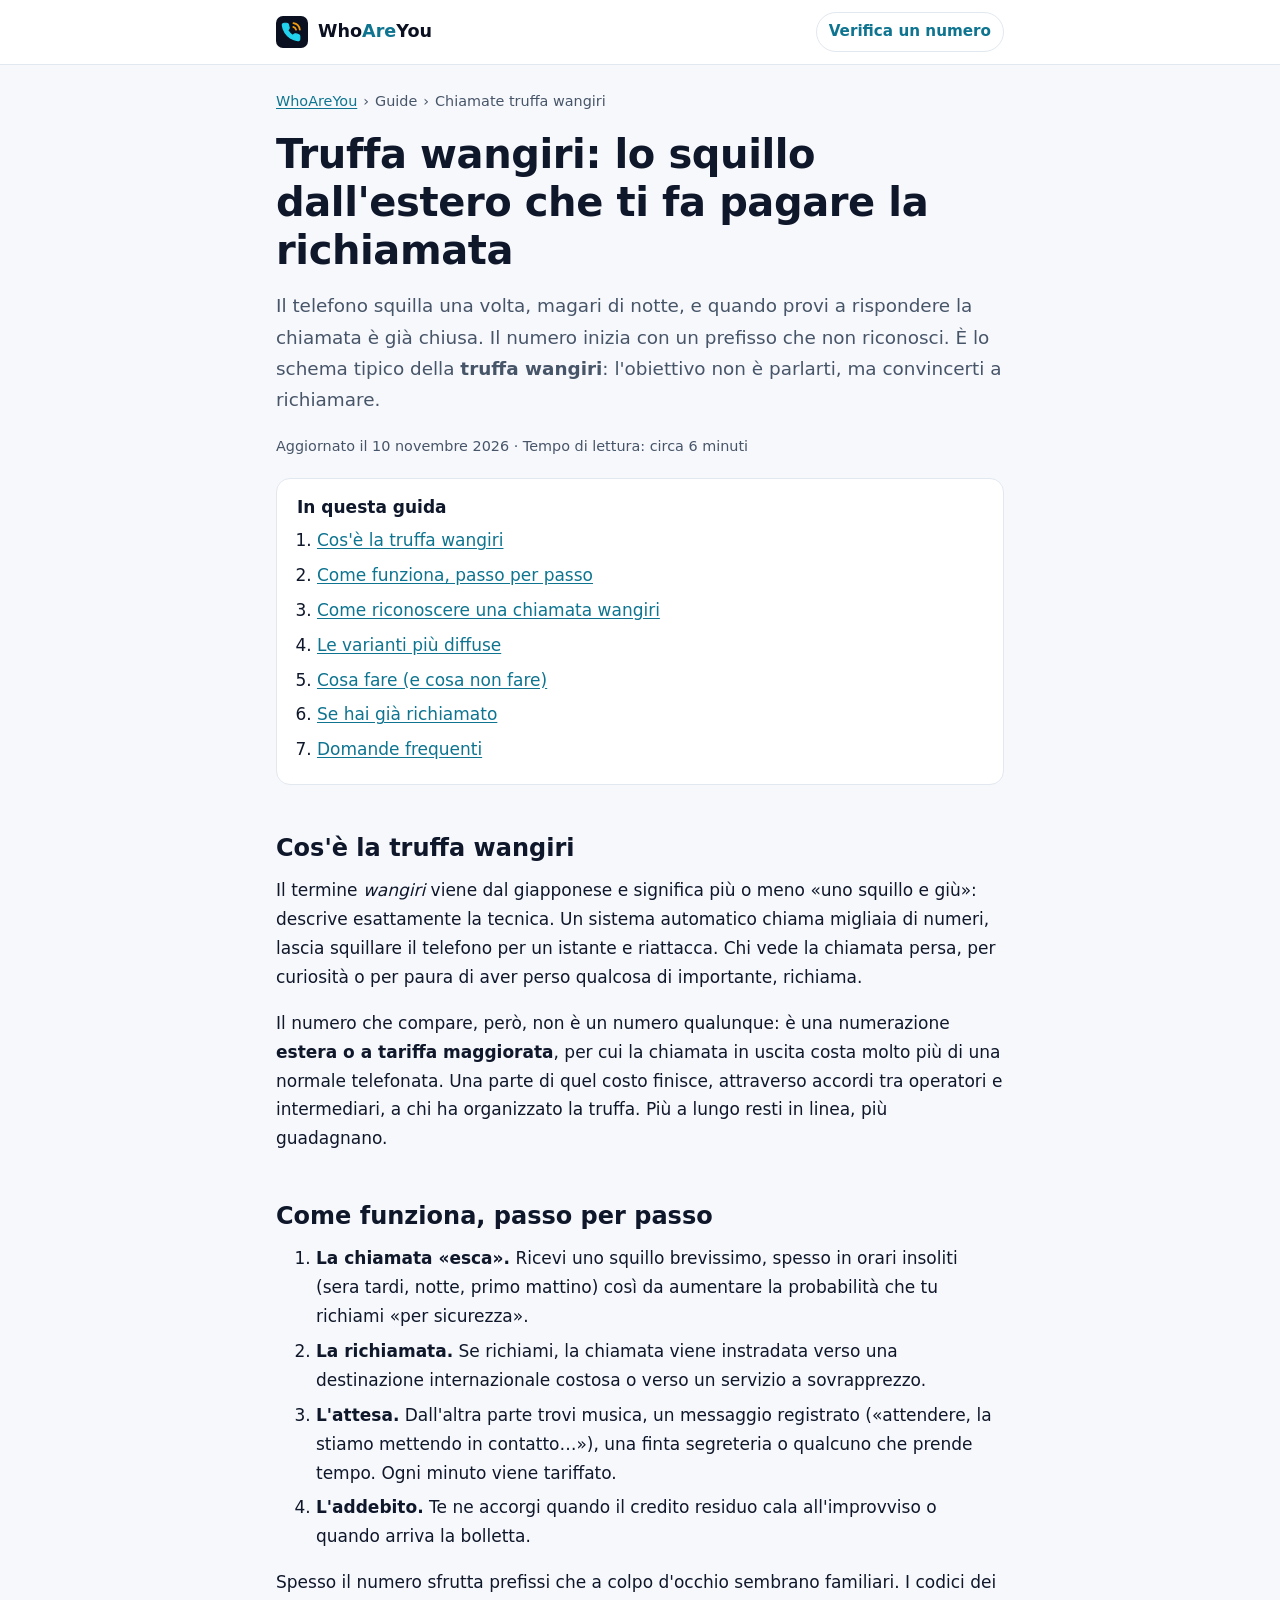
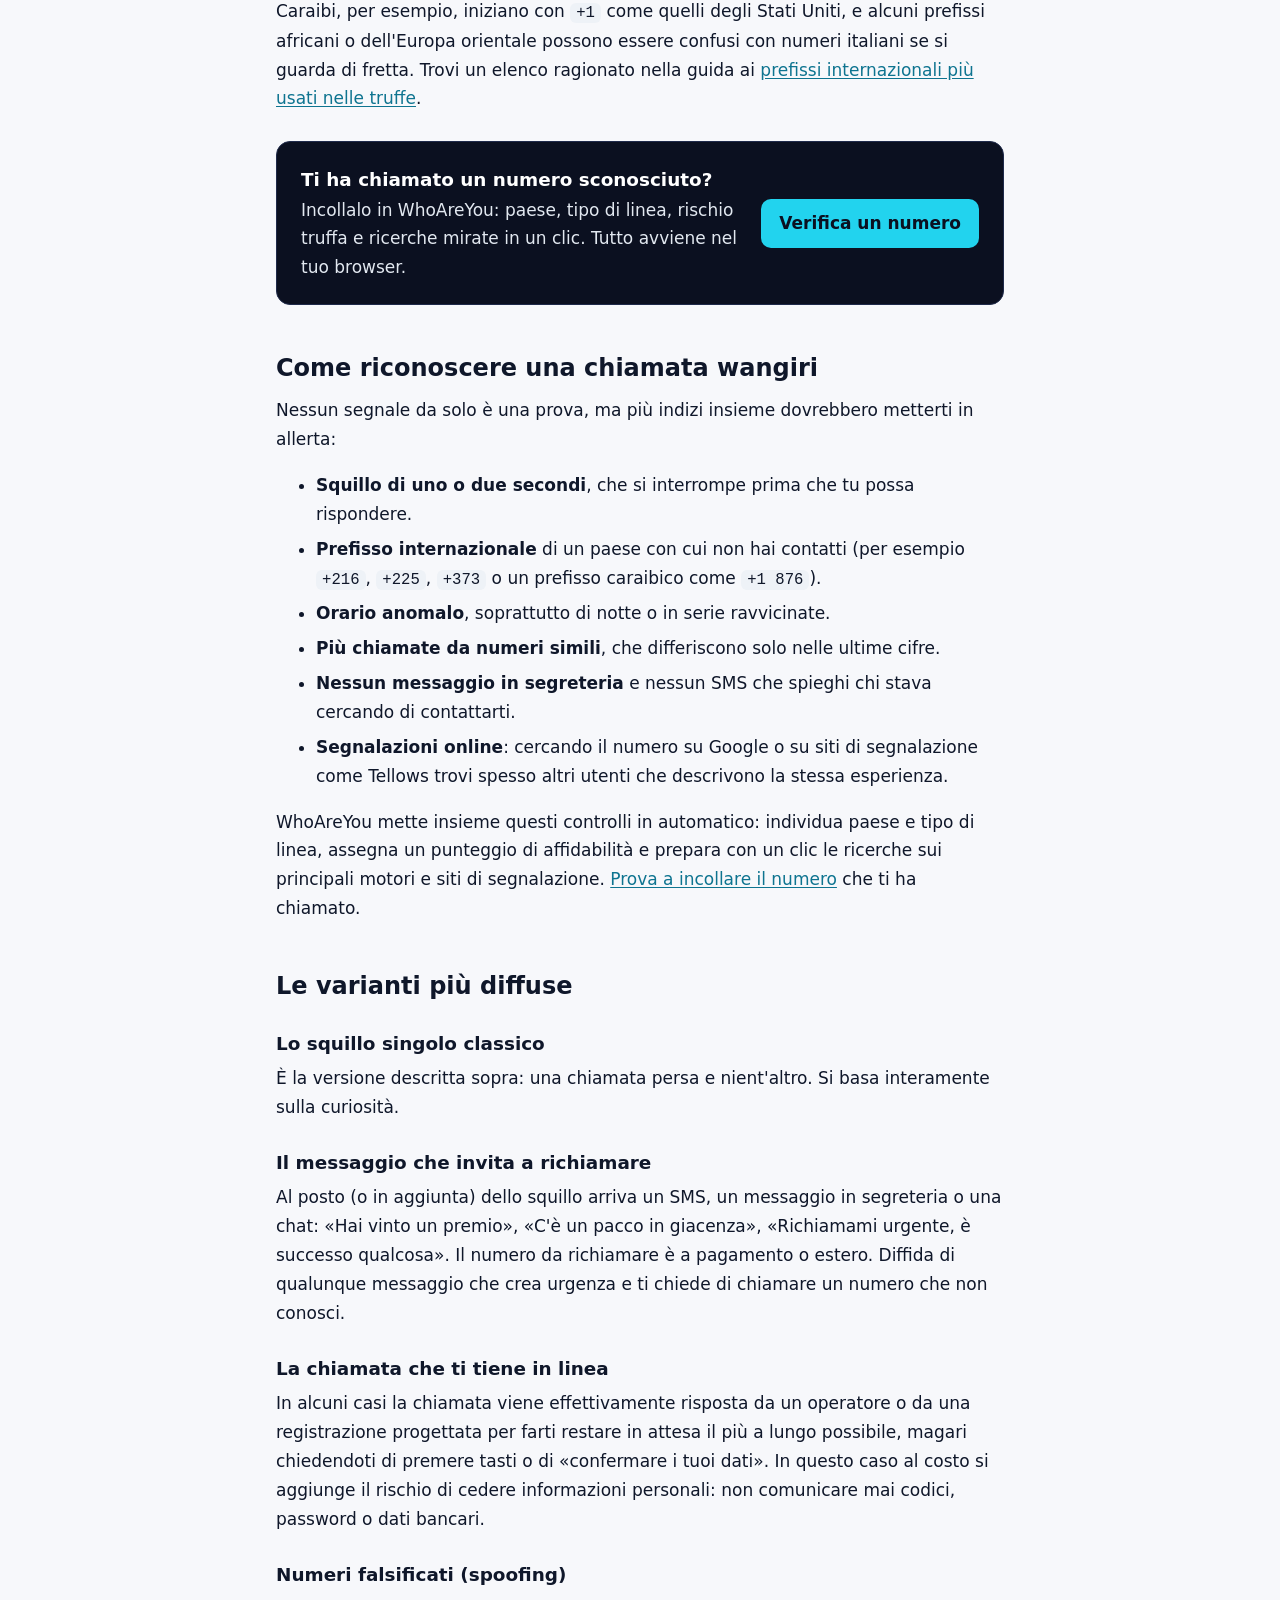
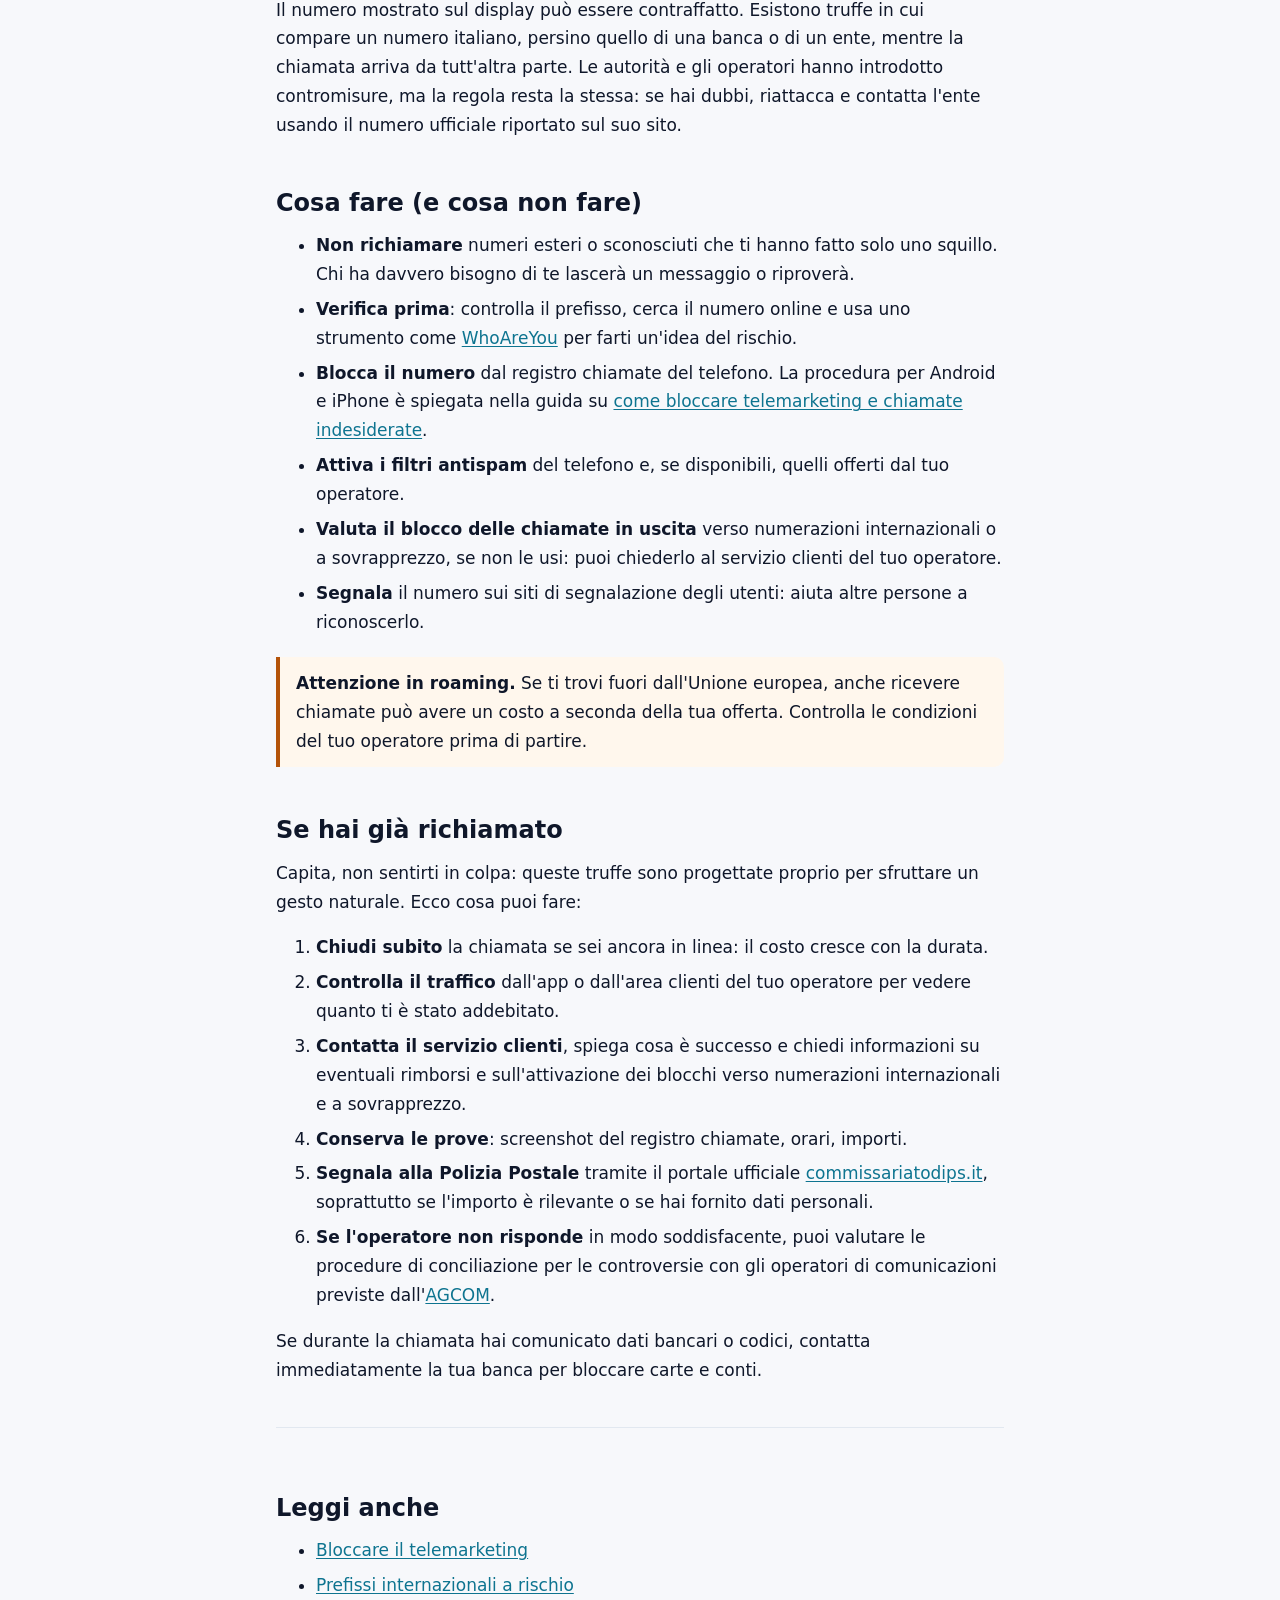
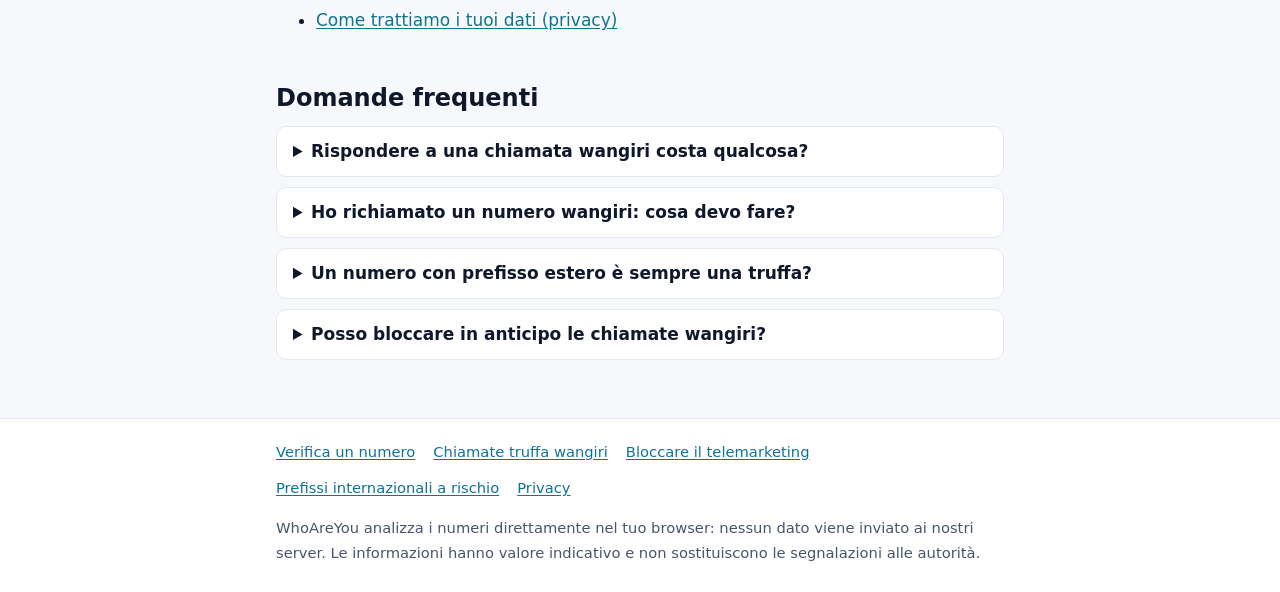
<file: guide/chiamate-truffa-wangiri.html>
<!doctype html>
<html lang="it">
<head>
<meta charset="utf-8">
<meta name="viewport" content="width=device-width, initial-scale=1">
<title>Truffa wangiri: cos&#x27;è lo squillo dall&#x27;estero e come difendersi | WhoAreYou</title>
<meta name="description" content="Uno squillo da un numero estero e poi più niente? Potrebbe essere una truffa wangiri. Ecco come funziona, come riconoscerla, cosa fare se hai richiamato e dove segnalarla.">
<meta name="robots" content="index, follow">
<link rel="canonical" href="https://lorebiri.github.io/whoareyou/guide/chiamate-truffa-wangiri.html">
<meta name="theme-color" content="#0b1020">
<link rel="icon" href="../assets/img/favicon.svg" type="image/svg+xml">
<link rel="manifest" href="../site.webmanifest">
<link rel="stylesheet" href="../assets/css/pages.css">
<meta property="og:type" content="article">
<meta property="og:site_name" content="WhoAreYou">
<meta property="og:locale" content="it_IT">
<meta property="og:title" content="Truffa wangiri: cos&#x27;è lo squillo dall&#x27;estero e come difendersi | WhoAreYou">
<meta property="og:description" content="Uno squillo da un numero estero e poi più niente? Potrebbe essere una truffa wangiri. Ecco come funziona, come riconoscerla, cosa fare se hai richiamato e dove segnalarla.">
<meta property="og:url" content="https://lorebiri.github.io/whoareyou/guide/chiamate-truffa-wangiri.html">
<meta property="og:image" content="https://lorebiri.github.io/whoareyou/assets/img/og-image.png">
<meta property="og:image:width" content="1200">
<meta property="og:image:height" content="630">
<meta property="og:image:alt" content="WhoAreYou – Chi mi ha chiamato? Scoprilo in un secondo">
<meta name="twitter:card" content="summary_large_image">
<meta name="twitter:title" content="Truffa wangiri: cos&#x27;è lo squillo dall&#x27;estero e come difendersi | WhoAreYou">
<meta name="twitter:description" content="Uno squillo da un numero estero e poi più niente? Potrebbe essere una truffa wangiri. Ecco come funziona, come riconoscerla, cosa fare se hai richiamato e dove segnalarla.">
<meta name="twitter:image" content="https://lorebiri.github.io/whoareyou/assets/img/og-image.png">
<script type="application/ld+json">
{
  "@context": "https://schema.org",
  "@graph": [
    {
      "@type": "Article",
      "headline": "Truffa wangiri: lo squillo dall'estero che ti fa pagare la richiamata",
      "description": "Uno squillo da un numero estero e poi più niente? Potrebbe essere una truffa wangiri. Ecco come funziona, come riconoscerla, cosa fare se hai richiamato e dove segnalarla.",
      "inLanguage": "it-IT",
      "datePublished": "2026-11-10",
      "dateModified": "2026-11-10",
      "mainEntityOfPage": "https://lorebiri.github.io/whoareyou/guide/chiamate-truffa-wangiri.html",
      "image": "https://lorebiri.github.io/whoareyou/assets/img/og-image.png",
      "author": {
        "@type": "Organization",
        "name": "WhoAreYou",
        "url": "https://lorebiri.github.io/whoareyou/"
      },
      "publisher": {
        "@type": "Organization",
        "name": "WhoAreYou",
        "url": "https://lorebiri.github.io/whoareyou/",
        "logo": {
          "@type": "ImageObject",
          "url": "https://lorebiri.github.io/whoareyou/assets/img/favicon.svg"
        }
      }
    },
    {
      "@type": "BreadcrumbList",
      "itemListElement": [
        {
          "@type": "ListItem",
          "position": 1,
          "name": "WhoAreYou",
          "item": "https://lorebiri.github.io/whoareyou/"
        },
        {
          "@type": "ListItem",
          "position": 2,
          "name": "Guide"
        },
        {
          "@type": "ListItem",
          "position": 3,
          "name": "Chiamate truffa wangiri",
          "item": "https://lorebiri.github.io/whoareyou/guide/chiamate-truffa-wangiri.html"
        }
      ]
    },
    {
      "@type": "FAQPage",
      "mainEntity": [
        {
          "@type": "Question",
          "name": "Rispondere a una chiamata wangiri costa qualcosa?",
          "acceptedAnswer": {
            "@type": "Answer",
            "text": "In genere no: ricevere una chiamata sul territorio nazionale non comporta addebiti. Il costo nasce quando richiami il numero, perché la chiamata in uscita verso certe destinazioni estere o numerazioni speciali può avere tariffe molto elevate. In roaming fuori dall'Unione europea le regole possono essere diverse: verifica le condizioni del tuo operatore."
          }
        },
        {
          "@type": "Question",
          "name": "Ho richiamato un numero wangiri: cosa devo fare?",
          "acceptedAnswer": {
            "@type": "Answer",
            "text": "Controlla il dettaglio del traffico nell'app o nell'area clienti del tuo operatore, contatta il servizio clienti per segnalare l'accaduto e chiedere il blocco delle chiamate verso numerazioni internazionali o a sovrapprezzo, conserva screenshot e orari e, se l'addebito è rilevante, presenta una segnalazione alla Polizia Postale."
          }
        },
        {
          "@type": "Question",
          "name": "Un numero con prefisso estero è sempre una truffa?",
          "acceptedAnswer": {
            "@type": "Answer",
            "text": "No. Un prefisso estero da solo non dimostra nulla: può chiamarti un parente all'estero, un'azienda con call center fuori dall'Italia o un servizio legittimo. Il campanello d'allarme è la combinazione di più segnali: squillo brevissimo, orario insolito, nessun messaggio, paese con cui non hai rapporti e numero segnalato da altri utenti."
          }
        },
        {
          "@type": "Question",
          "name": "Posso bloccare in anticipo le chiamate wangiri?",
          "acceptedAnswer": {
            "@type": "Answer",
            "text": "Puoi ridurre il rischio: attiva i filtri antispam del telefono, blocca i singoli numeri sospetti e chiedi al tuo operatore se è disponibile il blocco delle chiamate in uscita verso numerazioni internazionali o a sovrapprezzo. Nessun filtro però è perfetto, perché i truffatori cambiano spesso numero."
          }
        }
      ]
    }
  ]
}
</script>
</head>
<body>
<a class="skip" href="#contenuto">Vai al contenuto</a>
<header class="site-header">
  <div class="wrap">
    <a class="brand" href="../" aria-label="WhoAreYou – torna allo strumento">
      <img src="../assets/img/favicon.svg" alt="" width="32" height="32">
      <span>Who<b>Are</b>You</span>
    </a>
    <a class="header-cta" href="../">Verifica un numero</a>
  </div>
</header>
<main id="contenuto" class="wrap">
<nav class="breadcrumb" aria-label="Percorso">
<ol>
<li><a href="../">WhoAreYou</a></li>
<li>Guide</li>
<li aria-current="page">Chiamate truffa wangiri</li>
</ol>
</nav>
<article>
<h1>Truffa wangiri: lo squillo dall'estero che ti fa pagare la richiamata</h1>
<p class="lead">Il telefono squilla una volta, magari di notte, e quando provi a rispondere la chiamata è già chiusa. Il numero inizia con un prefisso che non riconosci. È lo schema tipico della <strong>truffa wangiri</strong>: l'obiettivo non è parlarti, ma convincerti a richiamare.</p>
<p class="meta">Aggiornato il 10 novembre 2026 · Tempo di lettura: circa 6 minuti</p>

<nav class="toc" aria-label="Indice">
<strong>In questa guida</strong>
<ol>
  <li><a href="#cos-e">Cos'è la truffa wangiri</a></li>
  <li><a href="#come-funziona">Come funziona, passo per passo</a></li>
  <li><a href="#riconoscerla">Come riconoscere una chiamata wangiri</a></li>
  <li><a href="#varianti">Le varianti più diffuse</a></li>
  <li><a href="#cosa-fare">Cosa fare (e cosa non fare)</a></li>
  <li><a href="#se-hai-richiamato">Se hai già richiamato</a></li>
  <li><a href="#faq">Domande frequenti</a></li>
</ol>
</nav>

<h2 id="cos-e">Cos'è la truffa wangiri</h2>
<p>Il termine <em>wangiri</em> viene dal giapponese e significa più o meno «uno squillo e giù»: descrive esattamente la tecnica. Un sistema automatico chiama migliaia di numeri, lascia squillare il telefono per un istante e riattacca. Chi vede la chiamata persa, per curiosità o per paura di aver perso qualcosa di importante, richiama.</p>
<p>Il numero che compare, però, non è un numero qualunque: è una numerazione <strong>estera o a tariffa maggiorata</strong>, per cui la chiamata in uscita costa molto più di una normale telefonata. Una parte di quel costo finisce, attraverso accordi tra operatori e intermediari, a chi ha organizzato la truffa. Più a lungo resti in linea, più guadagnano.</p>

<h2 id="come-funziona">Come funziona, passo per passo</h2>
<ol>
  <li><strong>La chiamata «esca».</strong> Ricevi uno squillo brevissimo, spesso in orari insoliti (sera tardi, notte, primo mattino) così da aumentare la probabilità che tu richiami «per sicurezza».</li>
  <li><strong>La richiamata.</strong> Se richiami, la chiamata viene instradata verso una destinazione internazionale costosa o verso un servizio a sovrapprezzo.</li>
  <li><strong>L'attesa.</strong> Dall'altra parte trovi musica, un messaggio registrato («attendere, la stiamo mettendo in contatto…»), una finta segreteria o qualcuno che prende tempo. Ogni minuto viene tariffato.</li>
  <li><strong>L'addebito.</strong> Te ne accorgi quando il credito residuo cala all'improvviso o quando arriva la bolletta.</li>
</ol>
<p>Spesso il numero sfrutta prefissi che a colpo d'occhio sembrano familiari. I codici dei Caraibi, per esempio, iniziano con <code>+1</code> come quelli degli Stati Uniti, e alcuni prefissi africani o dell'Europa orientale possono essere confusi con numeri italiani se si guarda di fretta. Trovi un elenco ragionato nella guida ai <a href="prefissi-internazionali-pericolosi.html">prefissi internazionali più usati nelle truffe</a>.</p>

<aside class="cta" aria-label="Verifica un numero">
  <p><strong>Ti ha chiamato un numero sconosciuto?</strong>
  Incollalo in WhoAreYou: paese, tipo di linea, rischio truffa e ricerche mirate in un clic. Tutto avviene nel tuo browser.</p>
  <a class="btn" href="../">Verifica un numero</a>
</aside>

<h2 id="riconoscerla">Come riconoscere una chiamata wangiri</h2>
<p>Nessun segnale da solo è una prova, ma più indizi insieme dovrebbero metterti in allerta:</p>
<ul>
  <li><strong>Squillo di uno o due secondi</strong>, che si interrompe prima che tu possa rispondere.</li>
  <li><strong>Prefisso internazionale</strong> di un paese con cui non hai contatti (per esempio <code>+216</code>, <code>+225</code>, <code>+373</code> o un prefisso caraibico come <code>+1 876</code>).</li>
  <li><strong>Orario anomalo</strong>, soprattutto di notte o in serie ravvicinate.</li>
  <li><strong>Più chiamate da numeri simili</strong>, che differiscono solo nelle ultime cifre.</li>
  <li><strong>Nessun messaggio in segreteria</strong> e nessun SMS che spieghi chi stava cercando di contattarti.</li>
  <li><strong>Segnalazioni online</strong>: cercando il numero su Google o su siti di segnalazione come Tellows trovi spesso altri utenti che descrivono la stessa esperienza.</li>
</ul>
<p>WhoAreYou mette insieme questi controlli in automatico: individua paese e tipo di linea, assegna un punteggio di affidabilità e prepara con un clic le ricerche sui principali motori e siti di segnalazione. <a href="../">Prova a incollare il numero</a> che ti ha chiamato.</p>

<h2 id="varianti">Le varianti più diffuse</h2>
<h3>Lo squillo singolo classico</h3>
<p>È la versione descritta sopra: una chiamata persa e nient'altro. Si basa interamente sulla curiosità.</p>
<h3>Il messaggio che invita a richiamare</h3>
<p>Al posto (o in aggiunta) dello squillo arriva un SMS, un messaggio in segreteria o una chat: «Hai vinto un premio», «C'è un pacco in giacenza», «Richiamami urgente, è successo qualcosa». Il numero da richiamare è a pagamento o estero. Diffida di qualunque messaggio che crea urgenza e ti chiede di chiamare un numero che non conosci.</p>
<h3>La chiamata che ti tiene in linea</h3>
<p>In alcuni casi la chiamata viene effettivamente risposta da un operatore o da una registrazione progettata per farti restare in attesa il più a lungo possibile, magari chiedendoti di premere tasti o di «confermare i tuoi dati». In questo caso al costo si aggiunge il rischio di cedere informazioni personali: non comunicare mai codici, password o dati bancari.</p>
<h3>Numeri falsificati (spoofing)</h3>
<p>Il numero mostrato sul display può essere contraffatto. Esistono truffe in cui compare un numero italiano, persino quello di una banca o di un ente, mentre la chiamata arriva da tutt'altra parte. Le autorità e gli operatori hanno introdotto contromisure, ma la regola resta la stessa: se hai dubbi, riattacca e contatta l'ente usando il numero ufficiale riportato sul suo sito.</p>

<h2 id="cosa-fare">Cosa fare (e cosa non fare)</h2>
<ul>
  <li><strong>Non richiamare</strong> numeri esteri o sconosciuti che ti hanno fatto solo uno squillo. Chi ha davvero bisogno di te lascerà un messaggio o riproverà.</li>
  <li><strong>Verifica prima</strong>: controlla il prefisso, cerca il numero online e usa uno strumento come <a href="../">WhoAreYou</a> per farti un'idea del rischio.</li>
  <li><strong>Blocca il numero</strong> dal registro chiamate del telefono. La procedura per Android e iPhone è spiegata nella guida su <a href="come-bloccare-telemarketing.html">come bloccare telemarketing e chiamate indesiderate</a>.</li>
  <li><strong>Attiva i filtri antispam</strong> del telefono e, se disponibili, quelli offerti dal tuo operatore.</li>
  <li><strong>Valuta il blocco delle chiamate in uscita</strong> verso numerazioni internazionali o a sovrapprezzo, se non le usi: puoi chiederlo al servizio clienti del tuo operatore.</li>
  <li><strong>Segnala</strong> il numero sui siti di segnalazione degli utenti: aiuta altre persone a riconoscerlo.</li>
</ul>

<div class="callout">
<p><strong>Attenzione in roaming.</strong> Se ti trovi fuori dall'Unione europea, anche ricevere chiamate può avere un costo a seconda della tua offerta. Controlla le condizioni del tuo operatore prima di partire.</p>
</div>

<h2 id="se-hai-richiamato">Se hai già richiamato</h2>
<p>Capita, non sentirti in colpa: queste truffe sono progettate proprio per sfruttare un gesto naturale. Ecco cosa puoi fare:</p>
<ol>
  <li><strong>Chiudi subito</strong> la chiamata se sei ancora in linea: il costo cresce con la durata.</li>
  <li><strong>Controlla il traffico</strong> dall'app o dall'area clienti del tuo operatore per vedere quanto ti è stato addebitato.</li>
  <li><strong>Contatta il servizio clienti</strong>, spiega cosa è successo e chiedi informazioni su eventuali rimborsi e sull'attivazione dei blocchi verso numerazioni internazionali e a sovrapprezzo.</li>
  <li><strong>Conserva le prove</strong>: screenshot del registro chiamate, orari, importi.</li>
  <li><strong>Segnala alla Polizia Postale</strong> tramite il portale ufficiale <a href="https://www.commissariatodips.it/" rel="noopener">commissariatodips.it</a>, soprattutto se l'importo è rilevante o se hai fornito dati personali.</li>
  <li><strong>Se l'operatore non risponde</strong> in modo soddisfacente, puoi valutare le procedure di conciliazione per le controversie con gli operatori di comunicazioni previste dall'<a href="https://www.agcom.it/" rel="noopener">AGCOM</a>.</li>
</ol>
<p>Se durante la chiamata hai comunicato dati bancari o codici, contatta immediatamente la tua banca per bloccare carte e conti.</p>

<nav class="related" aria-label="Altre guide">
<h2>Leggi anche</h2>
<ul>
  <li><a href="../guide/come-bloccare-telemarketing.html">Bloccare il telemarketing</a></li>
  <li><a href="../guide/prefissi-internazionali-pericolosi.html">Prefissi internazionali a rischio</a></li>
  <li><a href="../privacy.html">Come trattiamo i tuoi dati (privacy)</a></li>
</ul>
</nav>
<section class="faq" id="faq">
<h2>Domande frequenti</h2>
<details>
  <summary>Rispondere a una chiamata wangiri costa qualcosa?</summary>
  <p>In genere no: ricevere una chiamata sul territorio nazionale non comporta addebiti. Il costo nasce quando richiami il numero, perché la chiamata in uscita verso certe destinazioni estere o numerazioni speciali può avere tariffe molto elevate. In roaming fuori dall'Unione europea le regole possono essere diverse: verifica le condizioni del tuo operatore.</p>
</details>
<details>
  <summary>Ho richiamato un numero wangiri: cosa devo fare?</summary>
  <p>Controlla il dettaglio del traffico nell'app o nell'area clienti del tuo operatore, contatta il servizio clienti per segnalare l'accaduto e chiedere il blocco delle chiamate verso numerazioni internazionali o a sovrapprezzo, conserva screenshot e orari e, se l'addebito è rilevante, presenta una segnalazione alla Polizia Postale.</p>
</details>
<details>
  <summary>Un numero con prefisso estero è sempre una truffa?</summary>
  <p>No. Un prefisso estero da solo non dimostra nulla: può chiamarti un parente all'estero, un'azienda con call center fuori dall'Italia o un servizio legittimo. Il campanello d'allarme è la combinazione di più segnali: squillo brevissimo, orario insolito, nessun messaggio, paese con cui non hai rapporti e numero segnalato da altri utenti.</p>
</details>
<details>
  <summary>Posso bloccare in anticipo le chiamate wangiri?</summary>
  <p>Puoi ridurre il rischio: attiva i filtri antispam del telefono, blocca i singoli numeri sospetti e chiedi al tuo operatore se è disponibile il blocco delle chiamate in uscita verso numerazioni internazionali o a sovrapprezzo. Nessun filtro però è perfetto, perché i truffatori cambiano spesso numero.</p>
</details>
</section>
</article>
</main>
<footer class="site-footer">
  <div class="wrap">
    <nav aria-label="Link utili">
      <ul>
        <li><a href="../">Verifica un numero</a></li>
        <li><a href="../guide/chiamate-truffa-wangiri.html">Chiamate truffa wangiri</a></li>
        <li><a href="../guide/come-bloccare-telemarketing.html">Bloccare il telemarketing</a></li>
        <li><a href="../guide/prefissi-internazionali-pericolosi.html">Prefissi internazionali a rischio</a></li>
        <li><a href="../privacy.html">Privacy</a></li>
      </ul>
    </nav>
    <p>WhoAreYou analizza i numeri direttamente nel tuo browser: nessun dato viene inviato ai nostri server. Le informazioni hanno valore indicativo e non sostituiscono le segnalazioni alle autorità.</p>
  </div>
</footer>
</body>
</html>
</file>
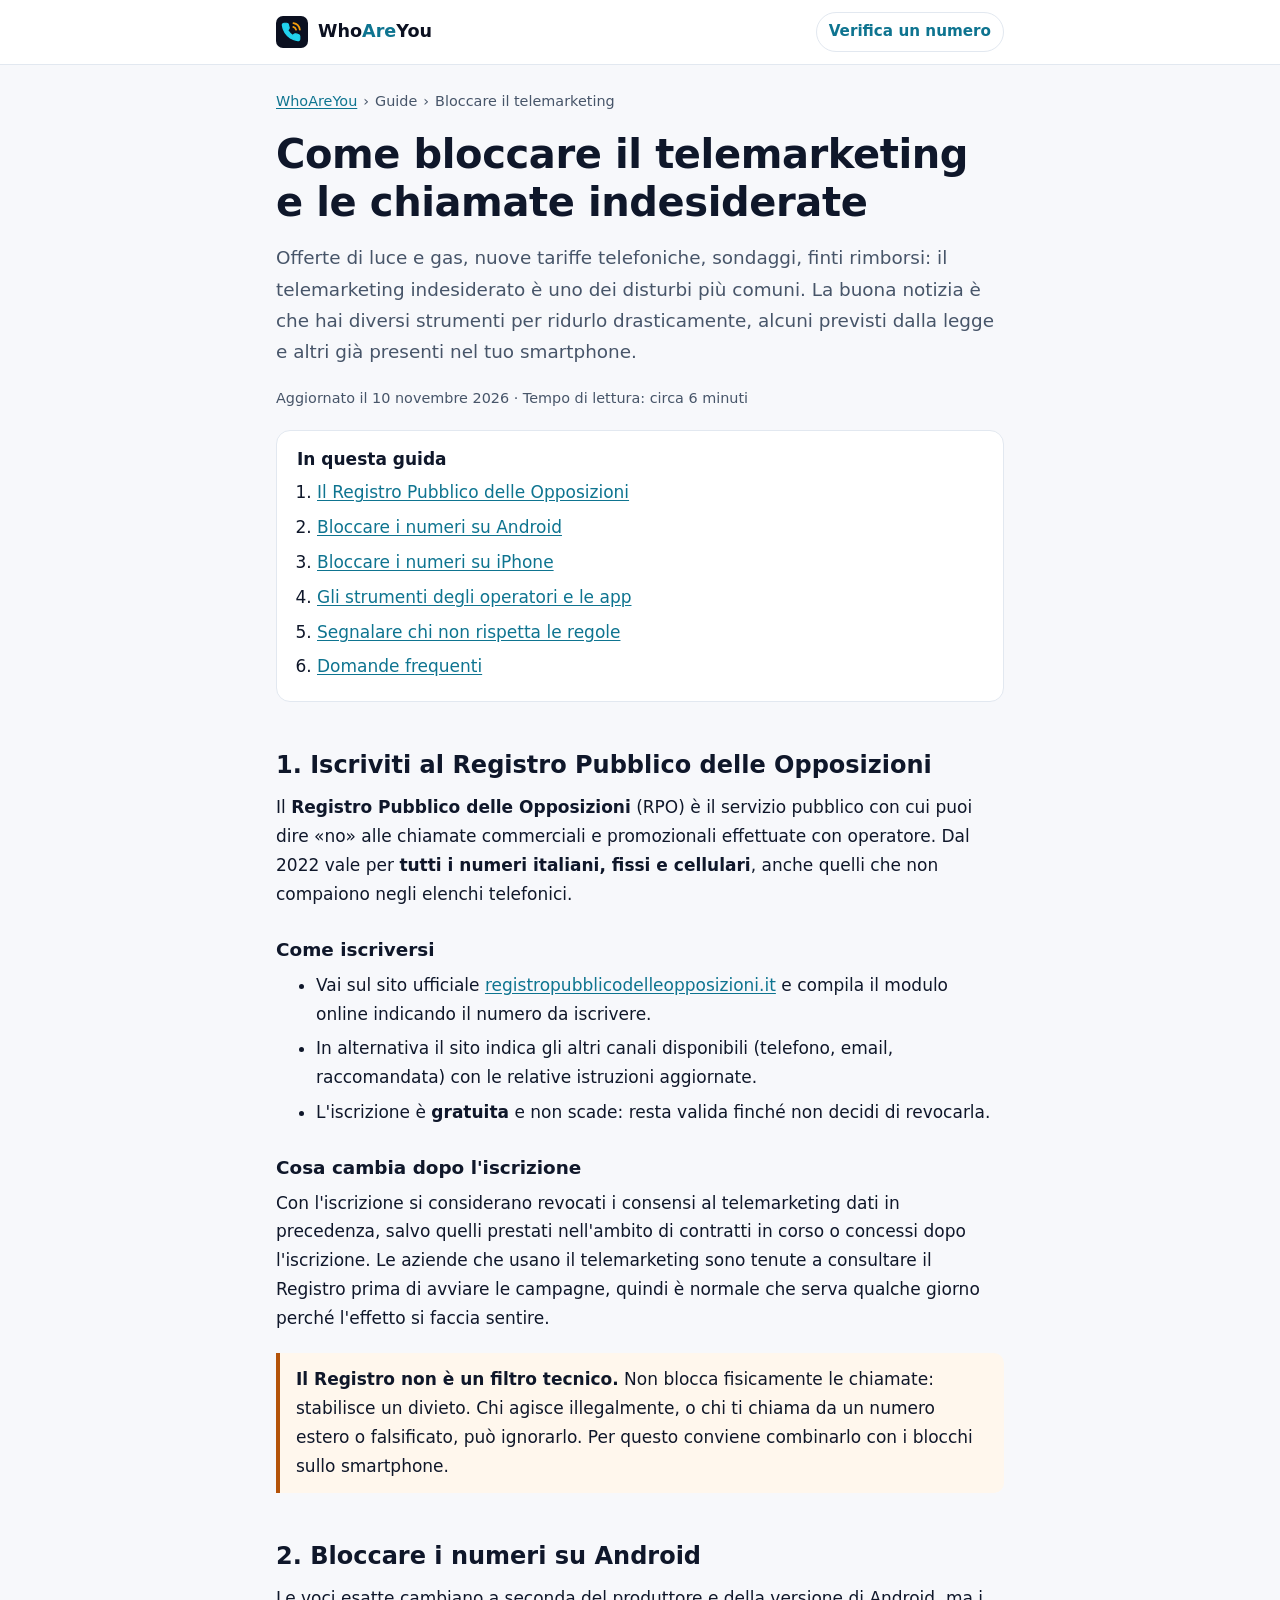
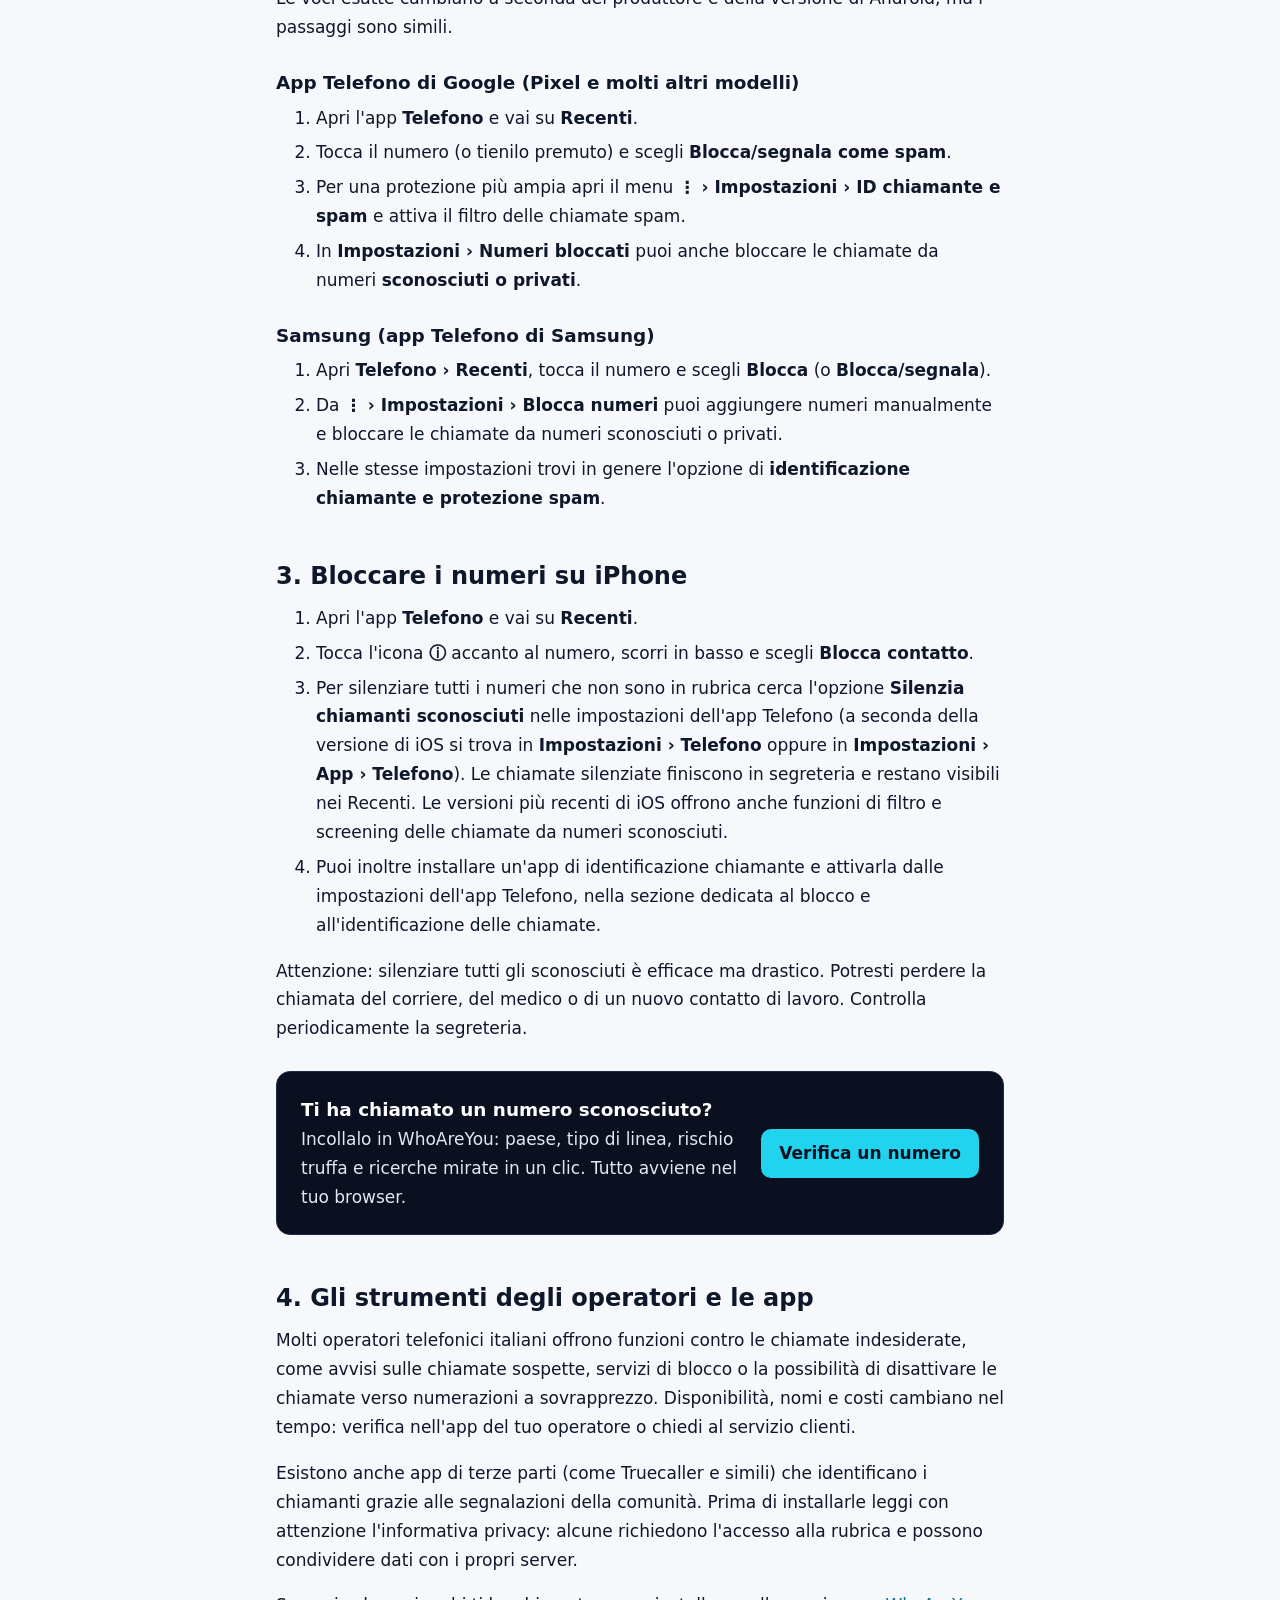
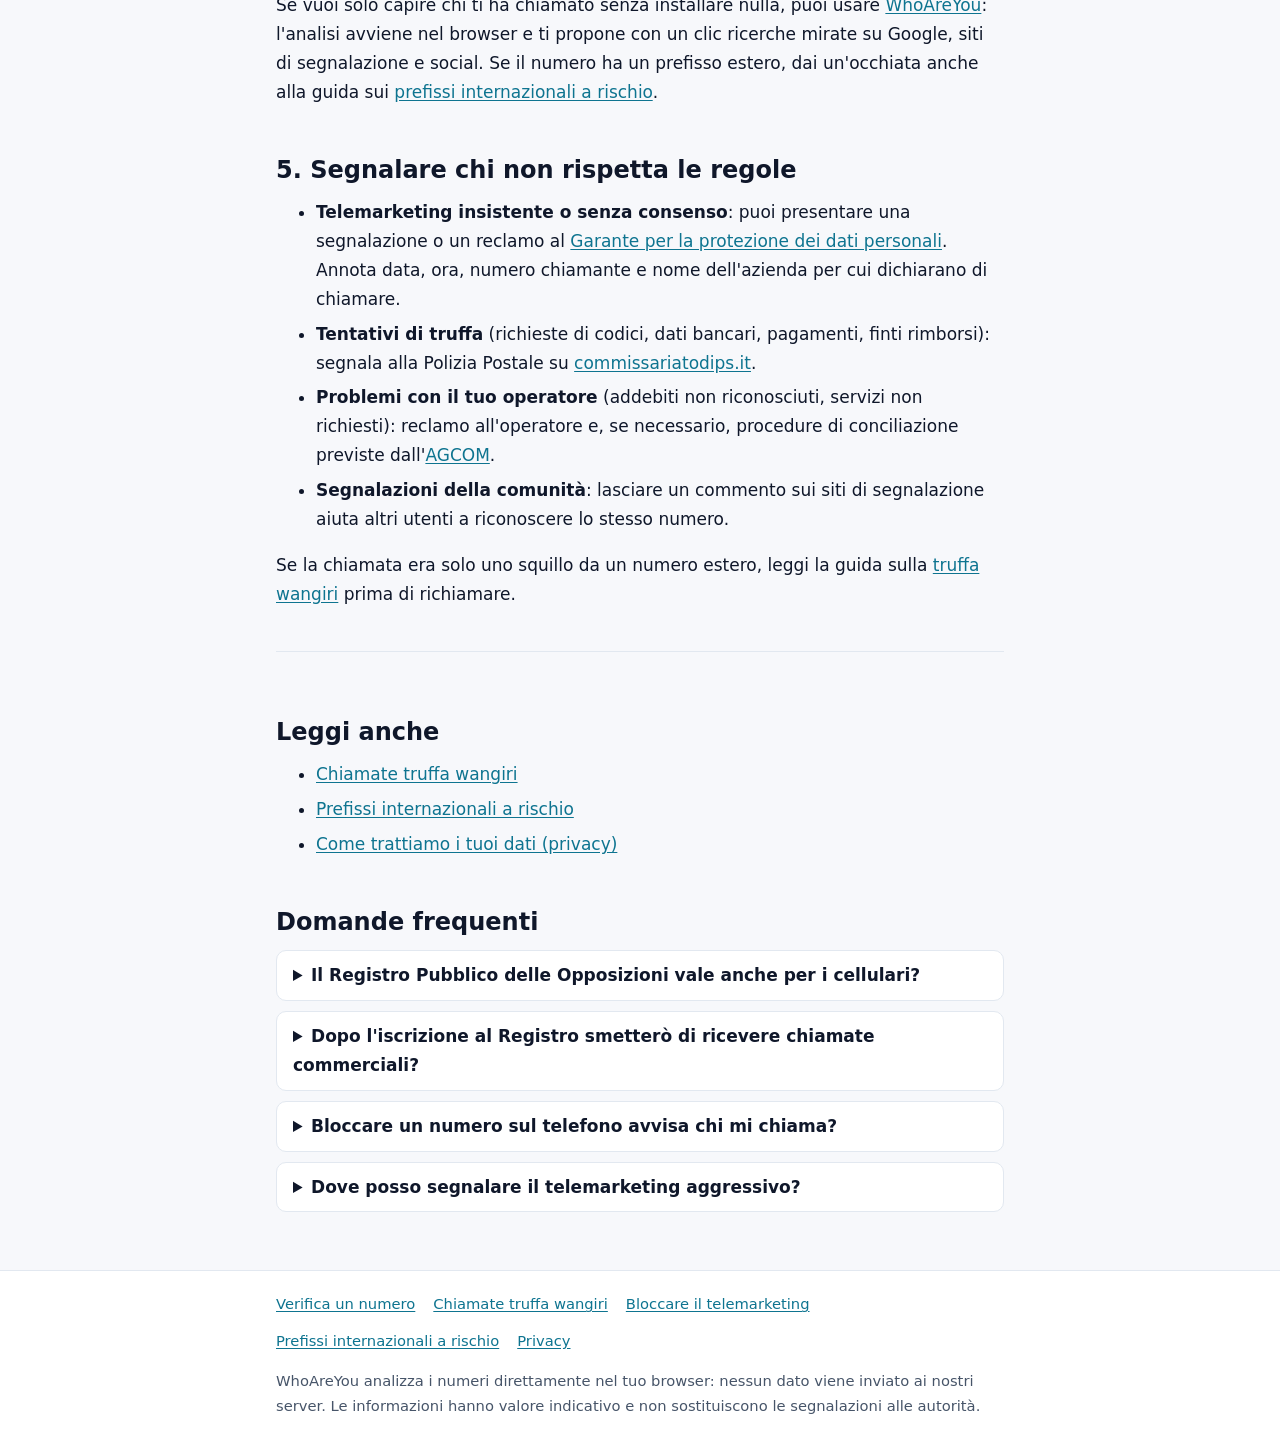
<file: guide/come-bloccare-telemarketing.html>
<!doctype html>
<html lang="it">
<head>
<meta charset="utf-8">
<meta name="viewport" content="width=device-width, initial-scale=1">
<title>Come bloccare telemarketing e chiamate spam su Android e iPhone | WhoAreYou</title>
<meta name="description" content="Guida pratica per fermare il telemarketing: iscrizione al Registro Pubblico delle Opposizioni (anche per i cellulari), blocco dei numeri su Android e iPhone, filtri antispam e segnalazioni.">
<meta name="robots" content="index, follow">
<link rel="canonical" href="https://lorebiri.github.io/whoareyou/guide/come-bloccare-telemarketing.html">
<meta name="theme-color" content="#0b1020">
<link rel="icon" href="../assets/img/favicon.svg" type="image/svg+xml">
<link rel="manifest" href="../site.webmanifest">
<link rel="stylesheet" href="../assets/css/pages.css">
<meta property="og:type" content="article">
<meta property="og:site_name" content="WhoAreYou">
<meta property="og:locale" content="it_IT">
<meta property="og:title" content="Come bloccare telemarketing e chiamate spam su Android e iPhone | WhoAreYou">
<meta property="og:description" content="Guida pratica per fermare il telemarketing: iscrizione al Registro Pubblico delle Opposizioni (anche per i cellulari), blocco dei numeri su Android e iPhone, filtri antispam e segnalazioni.">
<meta property="og:url" content="https://lorebiri.github.io/whoareyou/guide/come-bloccare-telemarketing.html">
<meta property="og:image" content="https://lorebiri.github.io/whoareyou/assets/img/og-image.png">
<meta property="og:image:width" content="1200">
<meta property="og:image:height" content="630">
<meta property="og:image:alt" content="WhoAreYou – Chi mi ha chiamato? Scoprilo in un secondo">
<meta name="twitter:card" content="summary_large_image">
<meta name="twitter:title" content="Come bloccare telemarketing e chiamate spam su Android e iPhone | WhoAreYou">
<meta name="twitter:description" content="Guida pratica per fermare il telemarketing: iscrizione al Registro Pubblico delle Opposizioni (anche per i cellulari), blocco dei numeri su Android e iPhone, filtri antispam e segnalazioni.">
<meta name="twitter:image" content="https://lorebiri.github.io/whoareyou/assets/img/og-image.png">
<script type="application/ld+json">
{
  "@context": "https://schema.org",
  "@graph": [
    {
      "@type": "Article",
      "headline": "Come bloccare il telemarketing e le chiamate indesiderate",
      "description": "Guida pratica per fermare il telemarketing: iscrizione al Registro Pubblico delle Opposizioni (anche per i cellulari), blocco dei numeri su Android e iPhone, filtri antispam e segnalazioni.",
      "inLanguage": "it-IT",
      "datePublished": "2026-11-10",
      "dateModified": "2026-11-10",
      "mainEntityOfPage": "https://lorebiri.github.io/whoareyou/guide/come-bloccare-telemarketing.html",
      "image": "https://lorebiri.github.io/whoareyou/assets/img/og-image.png",
      "author": {
        "@type": "Organization",
        "name": "WhoAreYou",
        "url": "https://lorebiri.github.io/whoareyou/"
      },
      "publisher": {
        "@type": "Organization",
        "name": "WhoAreYou",
        "url": "https://lorebiri.github.io/whoareyou/",
        "logo": {
          "@type": "ImageObject",
          "url": "https://lorebiri.github.io/whoareyou/assets/img/favicon.svg"
        }
      }
    },
    {
      "@type": "BreadcrumbList",
      "itemListElement": [
        {
          "@type": "ListItem",
          "position": 1,
          "name": "WhoAreYou",
          "item": "https://lorebiri.github.io/whoareyou/"
        },
        {
          "@type": "ListItem",
          "position": 2,
          "name": "Guide"
        },
        {
          "@type": "ListItem",
          "position": 3,
          "name": "Bloccare il telemarketing",
          "item": "https://lorebiri.github.io/whoareyou/guide/come-bloccare-telemarketing.html"
        }
      ]
    },
    {
      "@type": "FAQPage",
      "mainEntity": [
        {
          "@type": "Question",
          "name": "Il Registro Pubblico delle Opposizioni vale anche per i cellulari?",
          "acceptedAnswer": {
            "@type": "Answer",
            "text": "Sì. Dal 2022 il Registro Pubblico delle Opposizioni è stato esteso a tutte le numerazioni nazionali, compresi i numeri di cellulare, anche se non presenti negli elenchi telefonici pubblici. L'iscrizione è gratuita."
          }
        },
        {
          "@type": "Question",
          "name": "Dopo l'iscrizione al Registro smetterò di ricevere chiamate commerciali?",
          "acceptedAnswer": {
            "@type": "Answer",
            "text": "Dovresti riceverne molte meno dagli operatori che rispettano le regole, ma non necessariamente zero: restano possibili le chiamate di aziende a cui hai dato un consenso successivo all'iscrizione o con cui hai un contratto, e il Registro non ferma chi agisce illegalmente. Per queste chiamate servono il blocco dei numeri e le segnalazioni."
          }
        },
        {
          "@type": "Question",
          "name": "Bloccare un numero sul telefono avvisa chi mi chiama?",
          "acceptedAnswer": {
            "@type": "Answer",
            "text": "No. Chi chiama non riceve una notifica esplicita del blocco: di solito la chiamata non arriva o viene deviata in segreteria senza che il tuo telefono squilli. Il comportamento preciso dipende dal modello e dall'operatore."
          }
        },
        {
          "@type": "Question",
          "name": "Dove posso segnalare il telemarketing aggressivo?",
          "acceptedAnswer": {
            "@type": "Answer",
            "text": "Le chiamate commerciali indesiderate riguardano il trattamento dei dati personali, quindi puoi rivolgerti al Garante per la protezione dei dati personali. Se la chiamata ha i caratteri di una truffa, ad esempio richieste di dati bancari o codici, la segnalazione va fatta alla Polizia Postale."
          }
        }
      ]
    }
  ]
}
</script>
</head>
<body>
<a class="skip" href="#contenuto">Vai al contenuto</a>
<header class="site-header">
  <div class="wrap">
    <a class="brand" href="../" aria-label="WhoAreYou – torna allo strumento">
      <img src="../assets/img/favicon.svg" alt="" width="32" height="32">
      <span>Who<b>Are</b>You</span>
    </a>
    <a class="header-cta" href="../">Verifica un numero</a>
  </div>
</header>
<main id="contenuto" class="wrap">
<nav class="breadcrumb" aria-label="Percorso">
<ol>
<li><a href="../">WhoAreYou</a></li>
<li>Guide</li>
<li aria-current="page">Bloccare il telemarketing</li>
</ol>
</nav>
<article>
<h1>Come bloccare il telemarketing e le chiamate indesiderate</h1>
<p class="lead">Offerte di luce e gas, nuove tariffe telefoniche, sondaggi, finti rimborsi: il telemarketing indesiderato è uno dei disturbi più comuni. La buona notizia è che hai diversi strumenti per ridurlo drasticamente, alcuni previsti dalla legge e altri già presenti nel tuo smartphone.</p>
<p class="meta">Aggiornato il 10 novembre 2026 · Tempo di lettura: circa 6 minuti</p>

<nav class="toc" aria-label="Indice">
<strong>In questa guida</strong>
<ol>
  <li><a href="#registro">Il Registro Pubblico delle Opposizioni</a></li>
  <li><a href="#android">Bloccare i numeri su Android</a></li>
  <li><a href="#iphone">Bloccare i numeri su iPhone</a></li>
  <li><a href="#operatori">Gli strumenti degli operatori e le app</a></li>
  <li><a href="#segnalare">Segnalare chi non rispetta le regole</a></li>
  <li><a href="#faq">Domande frequenti</a></li>
</ol>
</nav>

<h2 id="registro">1. Iscriviti al Registro Pubblico delle Opposizioni</h2>
<p>Il <strong>Registro Pubblico delle Opposizioni</strong> (RPO) è il servizio pubblico con cui puoi dire «no» alle chiamate commerciali e promozionali effettuate con operatore. Dal 2022 vale per <strong>tutti i numeri italiani, fissi e cellulari</strong>, anche quelli che non compaiono negli elenchi telefonici.</p>
<h3>Come iscriversi</h3>
<ul>
  <li>Vai sul sito ufficiale <a href="https://www.registropubblicodelleopposizioni.it/" rel="noopener">registropubblicodelleopposizioni.it</a> e compila il modulo online indicando il numero da iscrivere.</li>
  <li>In alternativa il sito indica gli altri canali disponibili (telefono, email, raccomandata) con le relative istruzioni aggiornate.</li>
  <li>L'iscrizione è <strong>gratuita</strong> e non scade: resta valida finché non decidi di revocarla.</li>
</ul>
<h3>Cosa cambia dopo l'iscrizione</h3>
<p>Con l'iscrizione si considerano revocati i consensi al telemarketing dati in precedenza, salvo quelli prestati nell'ambito di contratti in corso o concessi dopo l'iscrizione. Le aziende che usano il telemarketing sono tenute a consultare il Registro prima di avviare le campagne, quindi è normale che serva qualche giorno perché l'effetto si faccia sentire.</p>
<div class="callout">
<p><strong>Il Registro non è un filtro tecnico.</strong> Non blocca fisicamente le chiamate: stabilisce un divieto. Chi agisce illegalmente, o chi ti chiama da un numero estero o falsificato, può ignorarlo. Per questo conviene combinarlo con i blocchi sullo smartphone.</p>
</div>

<h2 id="android">2. Bloccare i numeri su Android</h2>
<p>Le voci esatte cambiano a seconda del produttore e della versione di Android, ma i passaggi sono simili.</p>
<h3>App Telefono di Google (Pixel e molti altri modelli)</h3>
<ol>
  <li>Apri l'app <strong>Telefono</strong> e vai su <strong>Recenti</strong>.</li>
  <li>Tocca il numero (o tienilo premuto) e scegli <strong>Blocca/segnala come spam</strong>.</li>
  <li>Per una protezione più ampia apri il menu <strong>⋮ › Impostazioni › ID chiamante e spam</strong> e attiva il filtro delle chiamate spam.</li>
  <li>In <strong>Impostazioni › Numeri bloccati</strong> puoi anche bloccare le chiamate da numeri <strong>sconosciuti o privati</strong>.</li>
</ol>
<h3>Samsung (app Telefono di Samsung)</h3>
<ol>
  <li>Apri <strong>Telefono › Recenti</strong>, tocca il numero e scegli <strong>Blocca</strong> (o <strong>Blocca/segnala</strong>).</li>
  <li>Da <strong>⋮ › Impostazioni › Blocca numeri</strong> puoi aggiungere numeri manualmente e bloccare le chiamate da numeri sconosciuti o privati.</li>
  <li>Nelle stesse impostazioni trovi in genere l'opzione di <strong>identificazione chiamante e protezione spam</strong>.</li>
</ol>

<h2 id="iphone">3. Bloccare i numeri su iPhone</h2>
<ol>
  <li>Apri l'app <strong>Telefono</strong> e vai su <strong>Recenti</strong>.</li>
  <li>Tocca l'icona <strong>ⓘ</strong> accanto al numero, scorri in basso e scegli <strong>Blocca contatto</strong>.</li>
  <li>Per silenziare tutti i numeri che non sono in rubrica cerca l'opzione <strong>Silenzia chiamanti sconosciuti</strong> nelle impostazioni dell'app Telefono (a seconda della versione di iOS si trova in <strong>Impostazioni › Telefono</strong> oppure in <strong>Impostazioni › App › Telefono</strong>). Le chiamate silenziate finiscono in segreteria e restano visibili nei Recenti. Le versioni più recenti di iOS offrono anche funzioni di filtro e screening delle chiamate da numeri sconosciuti.</li>
  <li>Puoi inoltre installare un'app di identificazione chiamante e attivarla dalle impostazioni dell'app Telefono, nella sezione dedicata al blocco e all'identificazione delle chiamate.</li>
</ol>
<p>Attenzione: silenziare tutti gli sconosciuti è efficace ma drastico. Potresti perdere la chiamata del corriere, del medico o di un nuovo contatto di lavoro. Controlla periodicamente la segreteria.</p>

<aside class="cta" aria-label="Verifica un numero">
  <p><strong>Ti ha chiamato un numero sconosciuto?</strong>
  Incollalo in WhoAreYou: paese, tipo di linea, rischio truffa e ricerche mirate in un clic. Tutto avviene nel tuo browser.</p>
  <a class="btn" href="../">Verifica un numero</a>
</aside>

<h2 id="operatori">4. Gli strumenti degli operatori e le app</h2>
<p>Molti operatori telefonici italiani offrono funzioni contro le chiamate indesiderate, come avvisi sulle chiamate sospette, servizi di blocco o la possibilità di disattivare le chiamate verso numerazioni a sovrapprezzo. Disponibilità, nomi e costi cambiano nel tempo: verifica nell'app del tuo operatore o chiedi al servizio clienti.</p>
<p>Esistono anche app di terze parti (come Truecaller e simili) che identificano i chiamanti grazie alle segnalazioni della comunità. Prima di installarle leggi con attenzione l'informativa privacy: alcune richiedono l'accesso alla rubrica e possono condividere dati con i propri server.</p>
<p>Se vuoi solo capire chi ti ha chiamato senza installare nulla, puoi usare <a href="../">WhoAreYou</a>: l'analisi avviene nel browser e ti propone con un clic ricerche mirate su Google, siti di segnalazione e social. Se il numero ha un prefisso estero, dai un'occhiata anche alla guida sui <a href="prefissi-internazionali-pericolosi.html">prefissi internazionali a rischio</a>.</p>

<h2 id="segnalare">5. Segnalare chi non rispetta le regole</h2>
<ul>
  <li><strong>Telemarketing insistente o senza consenso</strong>: puoi presentare una segnalazione o un reclamo al <a href="https://www.garanteprivacy.it/" rel="noopener">Garante per la protezione dei dati personali</a>. Annota data, ora, numero chiamante e nome dell'azienda per cui dichiarano di chiamare.</li>
  <li><strong>Tentativi di truffa</strong> (richieste di codici, dati bancari, pagamenti, finti rimborsi): segnala alla Polizia Postale su <a href="https://www.commissariatodips.it/" rel="noopener">commissariatodips.it</a>.</li>
  <li><strong>Problemi con il tuo operatore</strong> (addebiti non riconosciuti, servizi non richiesti): reclamo all'operatore e, se necessario, procedure di conciliazione previste dall'<a href="https://www.agcom.it/" rel="noopener">AGCOM</a>.</li>
  <li><strong>Segnalazioni della comunità</strong>: lasciare un commento sui siti di segnalazione aiuta altri utenti a riconoscere lo stesso numero.</li>
</ul>
<p>Se la chiamata era solo uno squillo da un numero estero, leggi la guida sulla <a href="chiamate-truffa-wangiri.html">truffa wangiri</a> prima di richiamare.</p>

<nav class="related" aria-label="Altre guide">
<h2>Leggi anche</h2>
<ul>
  <li><a href="../guide/chiamate-truffa-wangiri.html">Chiamate truffa wangiri</a></li>
  <li><a href="../guide/prefissi-internazionali-pericolosi.html">Prefissi internazionali a rischio</a></li>
  <li><a href="../privacy.html">Come trattiamo i tuoi dati (privacy)</a></li>
</ul>
</nav>
<section class="faq" id="faq">
<h2>Domande frequenti</h2>
<details>
  <summary>Il Registro Pubblico delle Opposizioni vale anche per i cellulari?</summary>
  <p>Sì. Dal 2022 il Registro Pubblico delle Opposizioni è stato esteso a tutte le numerazioni nazionali, compresi i numeri di cellulare, anche se non presenti negli elenchi telefonici pubblici. L'iscrizione è gratuita.</p>
</details>
<details>
  <summary>Dopo l'iscrizione al Registro smetterò di ricevere chiamate commerciali?</summary>
  <p>Dovresti riceverne molte meno dagli operatori che rispettano le regole, ma non necessariamente zero: restano possibili le chiamate di aziende a cui hai dato un consenso successivo all'iscrizione o con cui hai un contratto, e il Registro non ferma chi agisce illegalmente. Per queste chiamate servono il blocco dei numeri e le segnalazioni.</p>
</details>
<details>
  <summary>Bloccare un numero sul telefono avvisa chi mi chiama?</summary>
  <p>No. Chi chiama non riceve una notifica esplicita del blocco: di solito la chiamata non arriva o viene deviata in segreteria senza che il tuo telefono squilli. Il comportamento preciso dipende dal modello e dall'operatore.</p>
</details>
<details>
  <summary>Dove posso segnalare il telemarketing aggressivo?</summary>
  <p>Le chiamate commerciali indesiderate riguardano il trattamento dei dati personali, quindi puoi rivolgerti al Garante per la protezione dei dati personali. Se la chiamata ha i caratteri di una truffa, ad esempio richieste di dati bancari o codici, la segnalazione va fatta alla Polizia Postale.</p>
</details>
</section>
</article>
</main>
<footer class="site-footer">
  <div class="wrap">
    <nav aria-label="Link utili">
      <ul>
        <li><a href="../">Verifica un numero</a></li>
        <li><a href="../guide/chiamate-truffa-wangiri.html">Chiamate truffa wangiri</a></li>
        <li><a href="../guide/come-bloccare-telemarketing.html">Bloccare il telemarketing</a></li>
        <li><a href="../guide/prefissi-internazionali-pericolosi.html">Prefissi internazionali a rischio</a></li>
        <li><a href="../privacy.html">Privacy</a></li>
      </ul>
    </nav>
    <p>WhoAreYou analizza i numeri direttamente nel tuo browser: nessun dato viene inviato ai nostri server. Le informazioni hanno valore indicativo e non sostituiscono le segnalazioni alle autorità.</p>
  </div>
</footer>
</body>
</html>
</file>
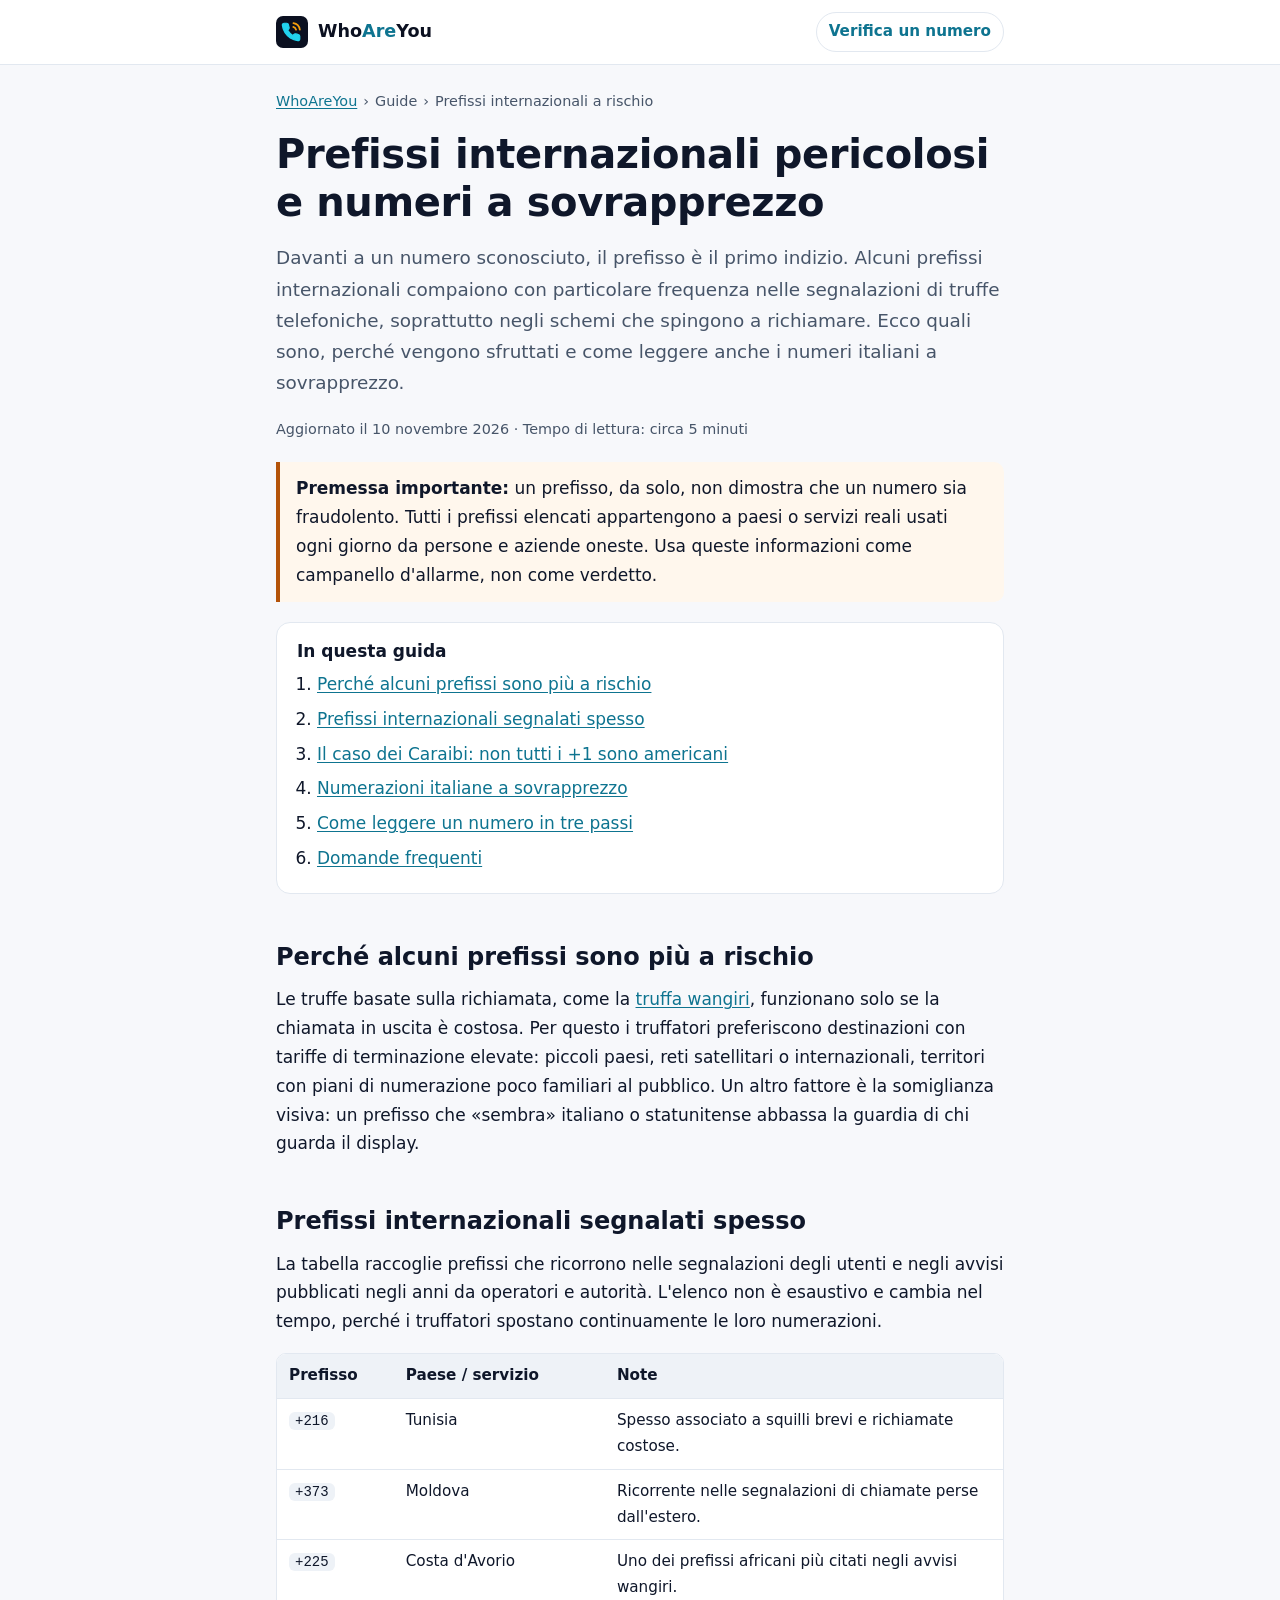
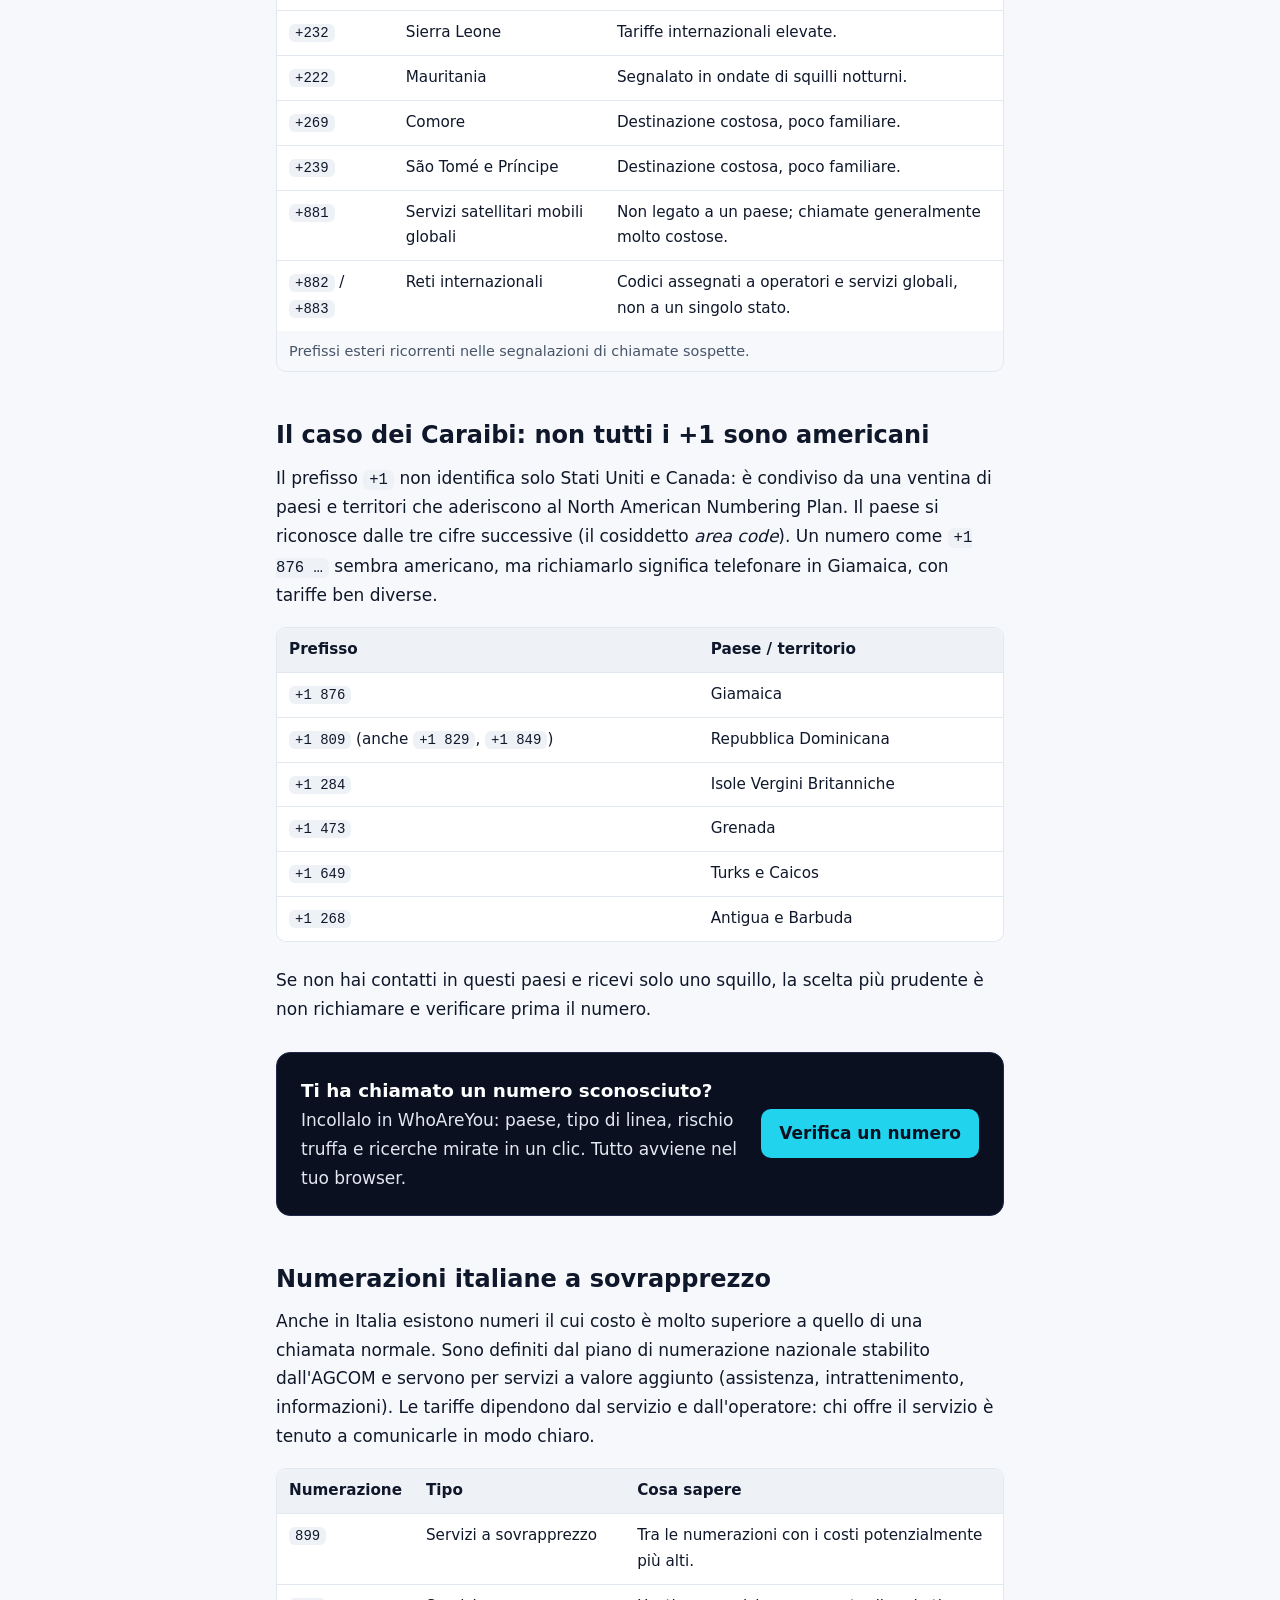
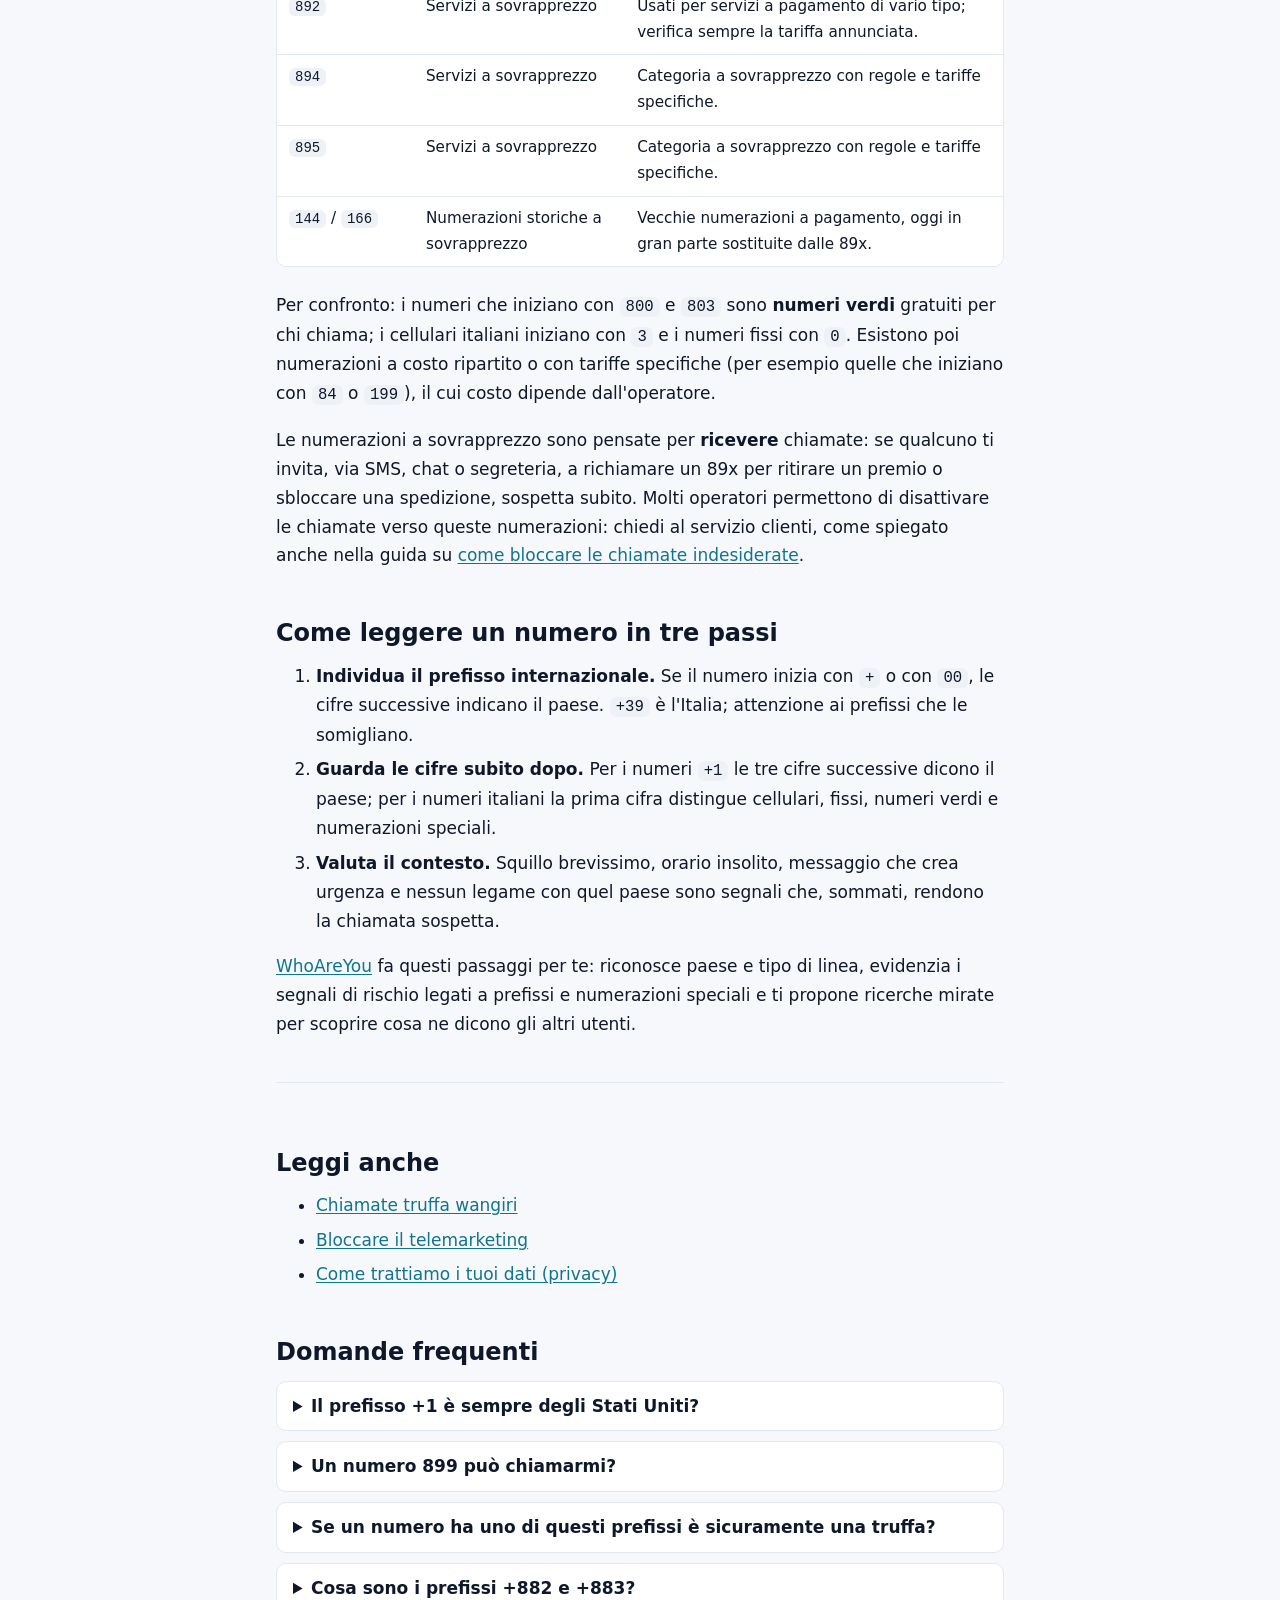
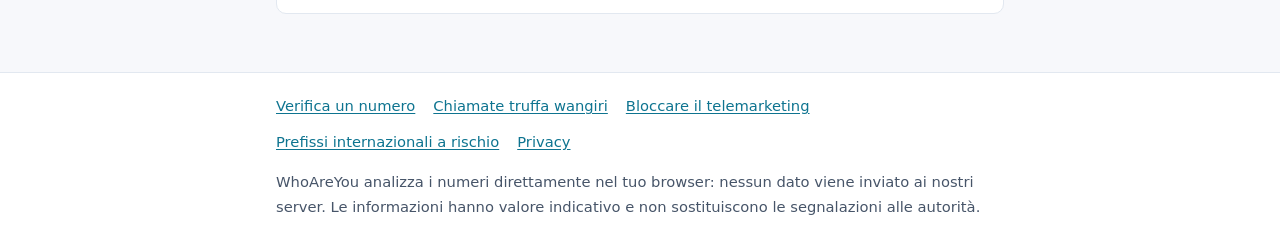
<file: guide/prefissi-internazionali-pericolosi.html>
<!doctype html>
<html lang="it">
<head>
<meta charset="utf-8">
<meta name="viewport" content="width=device-width, initial-scale=1">
<title>Prefissi internazionali pericolosi e numeri a pagamento: l&#x27;elenco | WhoAreYou</title>
<meta name="description" content="Quali prefissi esteri compaiono più spesso nelle truffe telefoniche (+216, +373, +225, +882, Caraibi +1…) e quali numerazioni italiane sono a sovrapprezzo (899, 892, 894, 895). Tabelle e consigli.">
<meta name="robots" content="index, follow">
<link rel="canonical" href="https://lorebiri.github.io/whoareyou/guide/prefissi-internazionali-pericolosi.html">
<meta name="theme-color" content="#0b1020">
<link rel="icon" href="../assets/img/favicon.svg" type="image/svg+xml">
<link rel="manifest" href="../site.webmanifest">
<link rel="stylesheet" href="../assets/css/pages.css">
<meta property="og:type" content="article">
<meta property="og:site_name" content="WhoAreYou">
<meta property="og:locale" content="it_IT">
<meta property="og:title" content="Prefissi internazionali pericolosi e numeri a pagamento: l&#x27;elenco | WhoAreYou">
<meta property="og:description" content="Quali prefissi esteri compaiono più spesso nelle truffe telefoniche (+216, +373, +225, +882, Caraibi +1…) e quali numerazioni italiane sono a sovrapprezzo (899, 892, 894, 895). Tabelle e consigli.">
<meta property="og:url" content="https://lorebiri.github.io/whoareyou/guide/prefissi-internazionali-pericolosi.html">
<meta property="og:image" content="https://lorebiri.github.io/whoareyou/assets/img/og-image.png">
<meta property="og:image:width" content="1200">
<meta property="og:image:height" content="630">
<meta property="og:image:alt" content="WhoAreYou – Chi mi ha chiamato? Scoprilo in un secondo">
<meta name="twitter:card" content="summary_large_image">
<meta name="twitter:title" content="Prefissi internazionali pericolosi e numeri a pagamento: l&#x27;elenco | WhoAreYou">
<meta name="twitter:description" content="Quali prefissi esteri compaiono più spesso nelle truffe telefoniche (+216, +373, +225, +882, Caraibi +1…) e quali numerazioni italiane sono a sovrapprezzo (899, 892, 894, 895). Tabelle e consigli.">
<meta name="twitter:image" content="https://lorebiri.github.io/whoareyou/assets/img/og-image.png">
<script type="application/ld+json">
{
  "@context": "https://schema.org",
  "@graph": [
    {
      "@type": "Article",
      "headline": "Prefissi internazionali pericolosi e numeri a sovrapprezzo",
      "description": "Quali prefissi esteri compaiono più spesso nelle truffe telefoniche (+216, +373, +225, +882, Caraibi +1…) e quali numerazioni italiane sono a sovrapprezzo (899, 892, 894, 895). Tabelle e consigli.",
      "inLanguage": "it-IT",
      "datePublished": "2026-11-10",
      "dateModified": "2026-11-10",
      "mainEntityOfPage": "https://lorebiri.github.io/whoareyou/guide/prefissi-internazionali-pericolosi.html",
      "image": "https://lorebiri.github.io/whoareyou/assets/img/og-image.png",
      "author": {
        "@type": "Organization",
        "name": "WhoAreYou",
        "url": "https://lorebiri.github.io/whoareyou/"
      },
      "publisher": {
        "@type": "Organization",
        "name": "WhoAreYou",
        "url": "https://lorebiri.github.io/whoareyou/",
        "logo": {
          "@type": "ImageObject",
          "url": "https://lorebiri.github.io/whoareyou/assets/img/favicon.svg"
        }
      }
    },
    {
      "@type": "BreadcrumbList",
      "itemListElement": [
        {
          "@type": "ListItem",
          "position": 1,
          "name": "WhoAreYou",
          "item": "https://lorebiri.github.io/whoareyou/"
        },
        {
          "@type": "ListItem",
          "position": 2,
          "name": "Guide"
        },
        {
          "@type": "ListItem",
          "position": 3,
          "name": "Prefissi internazionali a rischio",
          "item": "https://lorebiri.github.io/whoareyou/guide/prefissi-internazionali-pericolosi.html"
        }
      ]
    },
    {
      "@type": "FAQPage",
      "mainEntity": [
        {
          "@type": "Question",
          "name": "Il prefisso +1 è sempre degli Stati Uniti?",
          "acceptedAnswer": {
            "@type": "Answer",
            "text": "No. Il prefisso +1 è condiviso da Stati Uniti, Canada e da molti paesi e territori dei Caraibi e del Pacifico che fanno parte del North American Numbering Plan. A distinguerli sono le tre cifre successive: per esempio +1 876 è la Giamaica e +1 809 la Repubblica Dominicana. Richiamare questi numeri dall'Italia può costare molto più di una chiamata verso gli Stati Uniti."
          }
        },
        {
          "@type": "Question",
          "name": "Un numero 899 può chiamarmi?",
          "acceptedAnswer": {
            "@type": "Answer",
            "text": "Le numerazioni a sovrapprezzo sono pensate per ricevere chiamate, non per farle. Se un messaggio o una telefonata ti invita a richiamare un numero 899, 892, 894 o 895 per ritirare un premio o sbloccare un pacco, è quasi certamente un tentativo di farti pagare la chiamata."
          }
        },
        {
          "@type": "Question",
          "name": "Se un numero ha uno di questi prefissi è sicuramente una truffa?",
          "acceptedAnswer": {
            "@type": "Answer",
            "text": "No. Questi prefissi appartengono a paesi e servizi reali e vengono usati ogni giorno da persone e aziende legittime. Compaiono spesso nelle segnalazioni perché le chiamate verso alcune di queste destinazioni costano molto, ma il prefisso è solo uno degli indizi da valutare insieme ad altri."
          }
        },
        {
          "@type": "Question",
          "name": "Cosa sono i prefissi +882 e +883?",
          "acceptedAnswer": {
            "@type": "Answer",
            "text": "Sono codici assegnati dall'Unione internazionale delle telecomunicazioni a reti internazionali che non appartengono a un singolo paese, come servizi satellitari o operatori globali. Le chiamate verso queste numerazioni possono avere tariffe elevate, per questo vengono a volte sfruttate in schemi di richiamata."
          }
        }
      ]
    }
  ]
}
</script>
</head>
<body>
<a class="skip" href="#contenuto">Vai al contenuto</a>
<header class="site-header">
  <div class="wrap">
    <a class="brand" href="../" aria-label="WhoAreYou – torna allo strumento">
      <img src="../assets/img/favicon.svg" alt="" width="32" height="32">
      <span>Who<b>Are</b>You</span>
    </a>
    <a class="header-cta" href="../">Verifica un numero</a>
  </div>
</header>
<main id="contenuto" class="wrap">
<nav class="breadcrumb" aria-label="Percorso">
<ol>
<li><a href="../">WhoAreYou</a></li>
<li>Guide</li>
<li aria-current="page">Prefissi internazionali a rischio</li>
</ol>
</nav>
<article>
<h1>Prefissi internazionali pericolosi e numeri a sovrapprezzo</h1>
<p class="lead">Davanti a un numero sconosciuto, il prefisso è il primo indizio. Alcuni prefissi internazionali compaiono con particolare frequenza nelle segnalazioni di truffe telefoniche, soprattutto negli schemi che spingono a richiamare. Ecco quali sono, perché vengono sfruttati e come leggere anche i numeri italiani a sovrapprezzo.</p>
<p class="meta">Aggiornato il 10 novembre 2026 · Tempo di lettura: circa 5 minuti</p>

<div class="callout">
<p><strong>Premessa importante:</strong> un prefisso, da solo, non dimostra che un numero sia fraudolento. Tutti i prefissi elencati appartengono a paesi o servizi reali usati ogni giorno da persone e aziende oneste. Usa queste informazioni come campanello d'allarme, non come verdetto.</p>
</div>

<nav class="toc" aria-label="Indice">
<strong>In questa guida</strong>
<ol>
  <li><a href="#perche">Perché alcuni prefissi sono più a rischio</a></li>
  <li><a href="#esteri">Prefissi internazionali segnalati spesso</a></li>
  <li><a href="#caraibi">Il caso dei Caraibi: non tutti i +1 sono americani</a></li>
  <li><a href="#italiani">Numerazioni italiane a sovrapprezzo</a></li>
  <li><a href="#leggere">Come leggere un numero in tre passi</a></li>
  <li><a href="#faq">Domande frequenti</a></li>
</ol>
</nav>

<h2 id="perche">Perché alcuni prefissi sono più a rischio</h2>
<p>Le truffe basate sulla richiamata, come la <a href="chiamate-truffa-wangiri.html">truffa wangiri</a>, funzionano solo se la chiamata in uscita è costosa. Per questo i truffatori preferiscono destinazioni con tariffe di terminazione elevate: piccoli paesi, reti satellitari o internazionali, territori con piani di numerazione poco familiari al pubblico. Un altro fattore è la somiglianza visiva: un prefisso che «sembra» italiano o statunitense abbassa la guardia di chi guarda il display.</p>

<h2 id="esteri">Prefissi internazionali segnalati spesso</h2>
<p>La tabella raccoglie prefissi che ricorrono nelle segnalazioni degli utenti e negli avvisi pubblicati negli anni da operatori e autorità. L'elenco non è esaustivo e cambia nel tempo, perché i truffatori spostano continuamente le loro numerazioni.</p>
<div class="table-wrap" tabindex="0" role="region" aria-label="Tabella 1, scorrevole">
<table>
<caption class="meta" style="caption-side:bottom;padding:8px 12px;text-align:left">Prefissi esteri ricorrenti nelle segnalazioni di chiamate sospette.</caption>
<thead><tr><th scope="col">Prefisso</th><th scope="col">Paese / servizio</th><th scope="col">Note</th></tr></thead>
<tbody>
<tr><td><code>+216</code></td><td>Tunisia</td><td>Spesso associato a squilli brevi e richiamate costose.</td></tr>
<tr><td><code>+373</code></td><td>Moldova</td><td>Ricorrente nelle segnalazioni di chiamate perse dall'estero.</td></tr>
<tr><td><code>+225</code></td><td>Costa d'Avorio</td><td>Uno dei prefissi africani più citati negli avvisi wangiri.</td></tr>
<tr><td><code>+232</code></td><td>Sierra Leone</td><td>Tariffe internazionali elevate.</td></tr>
<tr><td><code>+222</code></td><td>Mauritania</td><td>Segnalato in ondate di squilli notturni.</td></tr>
<tr><td><code>+269</code></td><td>Comore</td><td>Destinazione costosa, poco familiare.</td></tr>
<tr><td><code>+239</code></td><td>São Tomé e Príncipe</td><td>Destinazione costosa, poco familiare.</td></tr>
<tr><td><code>+881</code></td><td>Servizi satellitari mobili globali</td><td>Non legato a un paese; chiamate generalmente molto costose.</td></tr>
<tr><td><code>+882</code> / <code>+883</code></td><td>Reti internazionali</td><td>Codici assegnati a operatori e servizi globali, non a un singolo stato.</td></tr>
</tbody>
</table>
</div>

<h2 id="caraibi">Il caso dei Caraibi: non tutti i +1 sono americani</h2>
<p>Il prefisso <code>+1</code> non identifica solo Stati Uniti e Canada: è condiviso da una ventina di paesi e territori che aderiscono al North American Numbering Plan. Il paese si riconosce dalle tre cifre successive (il cosiddetto <em>area code</em>). Un numero come <code>+1 876 …</code> sembra americano, ma richiamarlo significa telefonare in Giamaica, con tariffe ben diverse.</p>
<div class="table-wrap" tabindex="0" role="region" aria-label="Tabella 2, scorrevole">
<table>
<thead><tr><th scope="col">Prefisso</th><th scope="col">Paese / territorio</th></tr></thead>
<tbody>
<tr><td><code>+1 876</code></td><td>Giamaica</td></tr>
<tr><td><code>+1 809</code> (anche <code>+1 829</code>, <code>+1 849</code>)</td><td>Repubblica Dominicana</td></tr>
<tr><td><code>+1 284</code></td><td>Isole Vergini Britanniche</td></tr>
<tr><td><code>+1 473</code></td><td>Grenada</td></tr>
<tr><td><code>+1 649</code></td><td>Turks e Caicos</td></tr>
<tr><td><code>+1 268</code></td><td>Antigua e Barbuda</td></tr>
</tbody>
</table>
</div>
<p>Se non hai contatti in questi paesi e ricevi solo uno squillo, la scelta più prudente è non richiamare e verificare prima il numero.</p>

<aside class="cta" aria-label="Verifica un numero">
  <p><strong>Ti ha chiamato un numero sconosciuto?</strong>
  Incollalo in WhoAreYou: paese, tipo di linea, rischio truffa e ricerche mirate in un clic. Tutto avviene nel tuo browser.</p>
  <a class="btn" href="../">Verifica un numero</a>
</aside>

<h2 id="italiani">Numerazioni italiane a sovrapprezzo</h2>
<p>Anche in Italia esistono numeri il cui costo è molto superiore a quello di una chiamata normale. Sono definiti dal piano di numerazione nazionale stabilito dall'AGCOM e servono per servizi a valore aggiunto (assistenza, intrattenimento, informazioni). Le tariffe dipendono dal servizio e dall'operatore: chi offre il servizio è tenuto a comunicarle in modo chiaro.</p>
<div class="table-wrap" tabindex="0" role="region" aria-label="Tabella 3, scorrevole">
<table>
<thead><tr><th scope="col">Numerazione</th><th scope="col">Tipo</th><th scope="col">Cosa sapere</th></tr></thead>
<tbody>
<tr><td><code>899</code></td><td>Servizi a sovrapprezzo</td><td>Tra le numerazioni con i costi potenzialmente più alti.</td></tr>
<tr><td><code>892</code></td><td>Servizi a sovrapprezzo</td><td>Usati per servizi a pagamento di vario tipo; verifica sempre la tariffa annunciata.</td></tr>
<tr><td><code>894</code></td><td>Servizi a sovrapprezzo</td><td>Categoria a sovrapprezzo con regole e tariffe specifiche.</td></tr>
<tr><td><code>895</code></td><td>Servizi a sovrapprezzo</td><td>Categoria a sovrapprezzo con regole e tariffe specifiche.</td></tr>
<tr><td><code>144</code> / <code>166</code></td><td>Numerazioni storiche a sovrapprezzo</td><td>Vecchie numerazioni a pagamento, oggi in gran parte sostituite dalle 89x.</td></tr>
</tbody>
</table>
</div>
<p>Per confronto: i numeri che iniziano con <code>800</code> e <code>803</code> sono <strong>numeri verdi</strong> gratuiti per chi chiama; i cellulari italiani iniziano con <code>3</code> e i numeri fissi con <code>0</code>. Esistono poi numerazioni a costo ripartito o con tariffe specifiche (per esempio quelle che iniziano con <code>84</code> o <code>199</code>), il cui costo dipende dall'operatore.</p>
<p>Le numerazioni a sovrapprezzo sono pensate per <strong>ricevere</strong> chiamate: se qualcuno ti invita, via SMS, chat o segreteria, a richiamare un 89x per ritirare un premio o sbloccare una spedizione, sospetta subito. Molti operatori permettono di disattivare le chiamate verso queste numerazioni: chiedi al servizio clienti, come spiegato anche nella guida su <a href="come-bloccare-telemarketing.html">come bloccare le chiamate indesiderate</a>.</p>

<h2 id="leggere">Come leggere un numero in tre passi</h2>
<ol>
  <li><strong>Individua il prefisso internazionale.</strong> Se il numero inizia con <code>+</code> o con <code>00</code>, le cifre successive indicano il paese. <code>+39</code> è l'Italia; attenzione ai prefissi che le somigliano.</li>
  <li><strong>Guarda le cifre subito dopo.</strong> Per i numeri <code>+1</code> le tre cifre successive dicono il paese; per i numeri italiani la prima cifra distingue cellulari, fissi, numeri verdi e numerazioni speciali.</li>
  <li><strong>Valuta il contesto.</strong> Squillo brevissimo, orario insolito, messaggio che crea urgenza e nessun legame con quel paese sono segnali che, sommati, rendono la chiamata sospetta.</li>
</ol>
<p><a href="../">WhoAreYou</a> fa questi passaggi per te: riconosce paese e tipo di linea, evidenzia i segnali di rischio legati a prefissi e numerazioni speciali e ti propone ricerche mirate per scoprire cosa ne dicono gli altri utenti.</p>

<nav class="related" aria-label="Altre guide">
<h2>Leggi anche</h2>
<ul>
  <li><a href="../guide/chiamate-truffa-wangiri.html">Chiamate truffa wangiri</a></li>
  <li><a href="../guide/come-bloccare-telemarketing.html">Bloccare il telemarketing</a></li>
  <li><a href="../privacy.html">Come trattiamo i tuoi dati (privacy)</a></li>
</ul>
</nav>
<section class="faq" id="faq">
<h2>Domande frequenti</h2>
<details>
  <summary>Il prefisso +1 è sempre degli Stati Uniti?</summary>
  <p>No. Il prefisso +1 è condiviso da Stati Uniti, Canada e da molti paesi e territori dei Caraibi e del Pacifico che fanno parte del North American Numbering Plan. A distinguerli sono le tre cifre successive: per esempio +1 876 è la Giamaica e +1 809 la Repubblica Dominicana. Richiamare questi numeri dall'Italia può costare molto più di una chiamata verso gli Stati Uniti.</p>
</details>
<details>
  <summary>Un numero 899 può chiamarmi?</summary>
  <p>Le numerazioni a sovrapprezzo sono pensate per ricevere chiamate, non per farle. Se un messaggio o una telefonata ti invita a richiamare un numero 899, 892, 894 o 895 per ritirare un premio o sbloccare un pacco, è quasi certamente un tentativo di farti pagare la chiamata.</p>
</details>
<details>
  <summary>Se un numero ha uno di questi prefissi è sicuramente una truffa?</summary>
  <p>No. Questi prefissi appartengono a paesi e servizi reali e vengono usati ogni giorno da persone e aziende legittime. Compaiono spesso nelle segnalazioni perché le chiamate verso alcune di queste destinazioni costano molto, ma il prefisso è solo uno degli indizi da valutare insieme ad altri.</p>
</details>
<details>
  <summary>Cosa sono i prefissi +882 e +883?</summary>
  <p>Sono codici assegnati dall'Unione internazionale delle telecomunicazioni a reti internazionali che non appartengono a un singolo paese, come servizi satellitari o operatori globali. Le chiamate verso queste numerazioni possono avere tariffe elevate, per questo vengono a volte sfruttate in schemi di richiamata.</p>
</details>
</section>
</article>
</main>
<footer class="site-footer">
  <div class="wrap">
    <nav aria-label="Link utili">
      <ul>
        <li><a href="../">Verifica un numero</a></li>
        <li><a href="../guide/chiamate-truffa-wangiri.html">Chiamate truffa wangiri</a></li>
        <li><a href="../guide/come-bloccare-telemarketing.html">Bloccare il telemarketing</a></li>
        <li><a href="../guide/prefissi-internazionali-pericolosi.html">Prefissi internazionali a rischio</a></li>
        <li><a href="../privacy.html">Privacy</a></li>
      </ul>
    </nav>
    <p>WhoAreYou analizza i numeri direttamente nel tuo browser: nessun dato viene inviato ai nostri server. Le informazioni hanno valore indicativo e non sostituiscono le segnalazioni alle autorità.</p>
  </div>
</footer>
</body>
</html>
</file>
<file: assets/css/style.css>
/* WhoAreYou – "fascicolo" visivo: carta fredda, inchiostro blu notte, timbro del verdetto. */

/* Font Archivo ospitato sul sito (licenza SIL OFL, assets/fonts/OFL.txt): nessuna richiesta a server esterni. */
@font-face {
  font-family: "Archivo";
  font-style: normal;
  font-weight: 400 800;
  font-stretch: 62% 125%;
  font-display: swap;
  src: url("../fonts/archivo-latin-ext.woff2") format("woff2");
  unicode-range: U+0100-02BA, U+02BD-02C5, U+02C7-02CC, U+02CE-02D7, U+02DD-02FF, U+0304, U+0308, U+0329, U+1D00-1DBF, U+1E00-1E9F, U+1EF2-1EFF, U+2020, U+20A0-20AB, U+20AD-20C4, U+2113, U+2C60-2C7F, U+A720-A7FF;
}
@font-face {
  font-family: "Archivo";
  font-style: normal;
  font-weight: 400 800;
  font-stretch: 62% 125%;
  font-display: swap;
  src: url("../fonts/archivo-latin.woff2") format("woff2");
  unicode-range: U+0000-00FF, U+0131, U+0152-0153, U+02BB-02BC, U+02C6, U+02DA, U+02DC, U+0304, U+0308, U+0329, U+2000-206F, U+20AC, U+2122, U+2191, U+2193, U+2212, U+2215, U+FEFF, U+FFFD;
}

:root {
  --paper: #eef1f5;
  --sheet: #ffffff;
  --sheet-2: #f6f8fb;
  --ink: #141c2e;
  --muted: #586378;
  --line: #cfd6e0;
  --line-strong: #9aa6b8;
  --accent: #2a3c9c;
  --accent-ink: #ffffff;
  --accent-soft: #e3e7f8;
  --ring: #2a3c9c;

  --v-affidabile: #17744a;
  --v-neutro: #4c5f77;
  --v-sospetto: #a85600;
  --v-pericoloso: #bd2430;
  --v-affidabile-bg: #e4f3eb;
  --v-neutro-bg: #e9eef4;
  --v-sospetto-bg: #fbefdf;
  --v-pericoloso-bg: #fbe6e7;

  --radar: rgba(42, 60, 156, 0.10);
  --shadow: 0 1px 0 rgba(20, 28, 46, 0.04), 0 10px 30px -18px rgba(20, 28, 46, 0.35);

  --font: "Archivo", system-ui, -apple-system, "Segoe UI", Roboto, "Helvetica Neue", Arial, sans-serif;
  --r-sm: 6px;
  --r-md: 10px;
  --r-lg: 18px;
  --wrap: 1080px;
  color-scheme: light dark;
}

@media (prefers-color-scheme: dark) {
  :root {
    --paper: #0f1520;
    --sheet: #161f2e;
    --sheet-2: #1b2638;
    --ink: #e5eaf2;
    --muted: #9ba7ba;
    --line: #283449;
    --line-strong: #44526b;
    --accent: #8fa0ff;
    --accent-ink: #0f1520;
    --accent-soft: #1f2a4a;
    --ring: #aab7ff;

    --v-affidabile: #4ec58e;
    --v-neutro: #9fb1c8;
    --v-sospetto: #f2a541;
    --v-pericoloso: #ff6f74;
    --v-affidabile-bg: #12301f;
    --v-neutro-bg: #1d2737;
    --v-sospetto-bg: #352611;
    --v-pericoloso-bg: #3a171b;

    --radar: rgba(143, 160, 255, 0.09);
    --shadow: 0 1px 0 rgba(0, 0, 0, 0.2), 0 14px 34px -20px rgba(0, 0, 0, 0.8);
  }
}

*, *::before, *::after { box-sizing: border-box; }

html { -webkit-text-size-adjust: 100%; scroll-padding-top: 16px; }

body {
  margin: 0;
  background: var(--paper);
  color: var(--ink);
  font-family: var(--font);
  font-size: 1.0625rem;
  line-height: 1.6;
  font-variation-settings: "wdth" 100;
  overflow-x: hidden;
}

img, svg { display: block; max-width: 100%; }
a { color: var(--accent); text-underline-offset: 0.18em; text-decoration-thickness: 1px; }
a:hover { text-decoration-thickness: 2px; }
h1, h2, h3, h4 { line-height: 1.15; margin: 0 0 0.5em; }
p { margin: 0 0 1em; }

:focus-visible {
  outline: 3px solid var(--ring);
  outline-offset: 2px;
  border-radius: 4px;
}

.wrap { width: 100%; max-width: var(--wrap); margin: 0 auto; padding: 0 20px; }
.small { font-size: 0.875rem; }
.muted { color: var(--muted); }
.sr-only, .offscreen {
  position: absolute !important; width: 1px; height: 1px; padding: 0; margin: -1px;
  overflow: hidden; clip: rect(0 0 0 0); white-space: nowrap; border: 0;
}

.skip {
  position: absolute; left: 12px; top: -60px; z-index: 50;
  background: var(--accent); color: var(--accent-ink); padding: 10px 14px; border-radius: var(--r-sm);
}
.skip:focus { top: 12px; }

/* ---------- header ---------- */

.site-header { border-bottom: 1px solid var(--line); background: var(--paper); }
.header-row { display: flex; align-items: center; justify-content: space-between; gap: 16px; min-height: 60px; }
.brand {
  display: inline-flex; align-items: center; gap: 10px; color: var(--ink); text-decoration: none;
  font-weight: 750; font-variation-settings: "wdth" 115; letter-spacing: -0.01em; font-size: 1.1rem;
}
.nav { display: flex; gap: 4px 20px; list-style: none; margin: 0; padding: 0; flex-wrap: wrap; justify-content: flex-end; }
.nav a { color: var(--muted); text-decoration: none; font-size: 0.95rem; padding: 6px 0; }
.nav a:hover { color: var(--ink); }

/* ---------- hero ---------- */

.hero { position: relative; overflow: hidden; padding: clamp(40px, 8vw, 88px) 0 clamp(32px, 6vw, 56px); }
.hero-inner { position: relative; z-index: 1; }

.radar {
  position: absolute; z-index: 0; pointer-events: none;
  width: min(900px, 140vw); aspect-ratio: 1;
  right: max(-320px, -30vw); top: 50%; transform: translateY(-50%);
  border-radius: 50%;
  background:
    repeating-radial-gradient(circle at center, transparent 0 59px, var(--radar) 59px 60px),
    linear-gradient(to right, transparent calc(50% - 0.5px), var(--radar) calc(50% - 0.5px) calc(50% + 0.5px), transparent calc(50% + 0.5px)),
    linear-gradient(to bottom, transparent calc(50% - 0.5px), var(--radar) calc(50% - 0.5px) calc(50% + 0.5px), transparent calc(50% + 0.5px));
  -webkit-mask-image: radial-gradient(circle, #000 35%, transparent 70%);
  mask-image: radial-gradient(circle, #000 35%, transparent 70%);
}
.radar .sweep {
  position: absolute; inset: 0; border-radius: 50%; opacity: 0;
  background: conic-gradient(from 0deg, transparent 0 300deg, var(--accent) 360deg);
  transition: opacity .25s ease;
}
.scanning .radar .sweep { opacity: 0.22; animation: sweep 1.1s linear infinite; }
@keyframes sweep { to { transform: rotate(360deg); } }

h1 {
  font-size: clamp(2.6rem, 9vw, 5.6rem);
  font-weight: 800;
  font-variation-settings: "wdth" 125;
  letter-spacing: -0.035em;
  line-height: 0.95;
  margin: 0 0 0.35em;
  max-width: 12ch;
}
.lede { font-size: clamp(1.05rem, 2.2vw, 1.25rem); max-width: 38em; color: var(--muted); margin-bottom: 1.8em; }

.search {
  max-width: 760px;
  background: var(--sheet);
  border: 1px solid var(--line);
  border-radius: var(--r-lg);
  padding: 16px;
  box-shadow: var(--shadow);
}
.search-label { display: block; font-weight: 650; font-size: 0.9rem; margin: 0 0 8px 4px; color: var(--muted); }
.search-row { display: flex; gap: 10px; align-items: center; margin-top: 10px; }
.search textarea {
  display: block; width: 100%; min-height: 8.5em; resize: vertical;
  font: inherit;
  font-size: clamp(1.1rem, 2.4vw, 1.25rem);
  line-height: 1.5;
  font-weight: 500;
  color: var(--ink);
  background: var(--sheet-2);
  border: 1.5px solid var(--line-strong);
  border-radius: var(--r-md);
  padding: 12px 14px;
  overflow-wrap: anywhere;
}
.search textarea::placeholder { color: var(--muted); opacity: 0.85; font-weight: 400; }
.search textarea:focus { outline: none; border-color: var(--accent); box-shadow: 0 0 0 3px var(--accent-soft); }
.counter { flex: 1 1 auto; text-align: right; font-variant-numeric: tabular-nums; min-width: 0; }
.counter.near { color: var(--v-sospetto); font-weight: 650; }
.hint { margin: 12px 4px 0; font-size: 0.95rem; color: var(--muted); }
kbd {
  font: inherit; font-size: 0.85em; font-weight: 650; color: var(--ink);
  border: 1px solid var(--line-strong); border-bottom-width: 2px; border-radius: 4px; padding: 0 5px; background: var(--sheet);
}
@media (hover: none) and (pointer: coarse) { .kbd-hint { display: none; } }
.privacy-note {
  display: flex; align-items: center; gap: 8px; margin: 8px 4px 0;
  font-weight: 650; font-size: 0.95rem; color: var(--v-affidabile);
}
.privacy-note svg { width: 18px; height: 18px; flex: none; }

.examples { border-top: 1px dashed var(--line); margin-top: 14px; padding-top: 12px; }
.examples-label { margin: 0 4px 8px; font-size: 0.95rem; color: var(--muted); }
.chips { list-style: none; margin: 0; padding: 0; display: flex; flex-wrap: wrap; gap: 8px; }
.chip {
  border: 1.5px solid var(--line-strong); background: var(--sheet); color: var(--ink);
  border-radius: 999px; padding: 8px 16px; font-weight: 650; font-size: 0.98rem; min-height: 44px;
}
.chip:hover { border-color: var(--accent); color: var(--accent); background: var(--accent-soft); }

/* ---------- bottoni ---------- */

button { font: inherit; cursor: pointer; }
button:disabled { cursor: progress; opacity: 0.7; }

.btn-primary {
  display: inline-flex; align-items: center; justify-content: center; gap: 8px;
  background: var(--accent); color: var(--accent-ink);
  border: 0; border-radius: var(--r-md);
  padding: 12px 22px; font-weight: 700; font-size: 1.05rem;
  font-variation-settings: "wdth" 112;
  white-space: nowrap;
}
.btn-primary:hover { filter: brightness(1.1); }
.search .btn-primary { font-size: 1.2rem; padding: 13px 34px; flex: none; }
.search .paste { min-height: 48px; }

.btn-ghost {
  display: inline-flex; align-items: center; gap: 6px;
  background: transparent; color: var(--ink);
  border: 1.5px solid var(--line); border-radius: var(--r-md);
  padding: 8px 12px; font-weight: 600; white-space: nowrap;
}
.btn-ghost:hover { border-color: var(--line-strong); background: var(--sheet-2); }
.btn-ghost svg, .btn-ghost .icon { width: 18px; height: 18px; flex: none; }
.btn-ghost.sm { font-size: 0.875rem; padding: 6px 10px; }
.btn-link { background: none; border: 0; color: var(--accent); text-decoration: underline; text-underline-offset: 0.18em; padding: 4px 0; font-size: 0.9rem; }

.icon { width: 20px; height: 20px; flex: none; }

/* ---------- area esito ---------- */

.result-zone { outline: none; scroll-margin-top: 16px; }
.result-zone:focus-visible { outline: none; }
#result:empty { display: none; }

.scan {
  max-width: 760px; margin: 0 0 32px;
  background: var(--sheet); border: 1px dashed var(--line-strong); border-radius: var(--r-lg);
  padding: 18px 22px;
}
.scan-title { font-variant-numeric: normal; }
.scan-number { font-weight: 700; font-variation-settings: "wdth" 110; font-size: 1.25rem; margin: 0 0 8px; font-variant-numeric: tabular-nums; }
.scan-steps { list-style: none; margin: 0; padding: 0; display: grid; gap: 4px; }
.scan-steps li { color: var(--muted); opacity: 0.45; padding-left: 26px; position: relative; font-size: 0.95rem; transition: opacity .15s ease; }
.scan-steps li::before {
  content: ""; position: absolute; left: 4px; top: 0.55em; width: 10px; height: 10px; border-radius: 50%;
  border: 1.5px solid currentColor;
}
.scan-steps li.active { opacity: 1; color: var(--ink); }
.scan-steps li.active::before { border-color: var(--accent); background: var(--accent-soft); }
.scan-steps li.done { opacity: 1; color: var(--muted); }
.scan-steps li.done::before { background: var(--accent); border-color: var(--accent); }

.error-card {
  max-width: 760px; margin: 0 0 32px;
  display: flex; gap: 14px; align-items: flex-start;
  background: var(--v-sospetto-bg); color: var(--ink);
  border: 1px solid var(--v-sospetto); border-left-width: 5px; border-radius: var(--r-md);
  padding: 16px 18px;
}
.error-card p { margin: 0; }
.error-title { font-weight: 700; margin-bottom: 4px !important; }
.error-icon { color: var(--v-sospetto); width: 26px; height: 26px; margin-top: 1px; }

/* ---------- fascicolo ---------- */

.dossier {
  --v: var(--v-neutro); --v-bg: var(--v-neutro-bg);
  position: relative;
  background: var(--sheet);
  border: 1px solid var(--line);
  border-radius: var(--r-lg);
  box-shadow: var(--shadow);
  margin: 0 0 40px;
  padding: clamp(18px, 3.5vw, 32px);
  overflow: hidden;
}
.dossier::before {
  /* linguetta del fascicolo colorata secondo il verdetto */
  content: ""; position: absolute; left: 0; top: 0; bottom: 0; width: 6px; background: var(--v);
}
.v-affidabile { --v: var(--v-affidabile); --v-bg: var(--v-affidabile-bg); }
.v-neutro { --v: var(--v-neutro); --v-bg: var(--v-neutro-bg); }
.v-sospetto { --v: var(--v-sospetto); --v-bg: var(--v-sospetto-bg); }
.v-pericoloso { --v: var(--v-pericoloso); --v-bg: var(--v-pericoloso-bg); }

.dossier-head {
  display: flex; flex-wrap: wrap; align-items: center; justify-content: space-between; gap: 10px;
  border-bottom: 1px dashed var(--line); padding-bottom: 14px; margin-bottom: 22px;
}
.dossier-kicker { margin: 0; color: var(--muted); font-weight: 600; font-size: 0.9rem; }
.dossier-actions { display: flex; gap: 8px; flex-wrap: wrap; }

.identity { display: grid; grid-template-columns: auto 1fr; gap: clamp(16px, 4vw, 36px); align-items: center; margin-bottom: 26px; }
.identity-main { min-width: 0; }
.number {
  font-size: clamp(1.7rem, 5.6vw, 3.1rem);
  font-weight: 800;
  font-variation-settings: "wdth" 118;
  font-variant-numeric: tabular-nums;
  letter-spacing: -0.015em;
  margin: 0 0 4px;
  overflow-wrap: anywhere;
}
.national { margin: 0 0 14px; font-size: 0.95rem; font-variant-numeric: tabular-nums; }

.stamp {
  display: inline-block;
  margin: 6px 0 0;
  padding: 6px 14px 5px;
  color: var(--v);
  border: 3px double var(--v);
  border-radius: 8px;
  font-weight: 800;
  font-size: clamp(1rem, 2.6vw, 1.3rem);
  font-variation-settings: "wdth" 72;
  letter-spacing: 0.06em;
  text-transform: uppercase;
  transform: rotate(-3deg);
  transform-origin: left center;
  background: var(--v-bg);
}
@media (prefers-reduced-motion: no-preference) {
  .stamp { animation: stamp .42s cubic-bezier(.2, 1.6, .4, 1) .55s both; }
  @keyframes stamp {
    from { opacity: 0; transform: rotate(-9deg) scale(1.6); }
    to { opacity: 1; transform: rotate(-3deg) scale(1); }
  }
}

.gauge { position: relative; width: clamp(108px, 22vw, 150px); aspect-ratio: 1; }
.gauge-svg { width: 100%; height: 100%; transform: rotate(-90deg); }
.gauge-track { fill: none; stroke: var(--line); stroke-width: 9; }
.gauge-arc {
  fill: none; stroke: var(--v); stroke-width: 9; stroke-linecap: round;
  transition: stroke-dashoffset .9s cubic-bezier(.2, .8, .2, 1);
}
.gauge-tick { stroke: var(--line-strong); stroke-width: 1; }
.gauge-label { position: absolute; inset: 0; display: grid; place-content: center; text-align: center; line-height: 1; }
.gauge-num { font-size: clamp(1.9rem, 5.5vw, 2.6rem); font-weight: 800; font-variation-settings: "wdth" 90; font-variant-numeric: tabular-nums; color: var(--v); }
.gauge-of { font-size: 0.78rem; color: var(--muted); margin-top: 4px; }

.facts {
  display: grid; grid-template-columns: repeat(auto-fit, minmax(190px, 1fr));
  margin: 0 0 26px; border-top: 1px solid var(--line); border-left: 1px solid var(--line);
}
.facts > div { padding: 12px 14px; border-right: 1px solid var(--line); border-bottom: 1px solid var(--line); min-width: 0; }
.facts dt { font-size: 0.8rem; color: var(--muted); font-weight: 600; margin-bottom: 2px; }
.facts dd { margin: 0; font-weight: 650; overflow-wrap: anywhere; }
.flag { font-size: 1.15em; }

.dossier-cols { display: grid; grid-template-columns: 1.25fr 1fr; gap: 18px; margin-bottom: 30px; }
.panel { min-width: 0; }
.panel h3, .investigate h3, .reports h3 { font-size: 1.25rem; font-weight: 750; font-variation-settings: "wdth" 110; }

.signal-list, .advice-list, .lookup-list, .notes, .vote-counts, .history-list { list-style: none; margin: 0; padding: 0; }
.signal { display: flex; gap: 12px; padding: 12px 0; border-top: 1px solid var(--line); }
.signal:first-child { border-top: 0; padding-top: 4px; }
.signal p { margin: 0; }
.signal .icon { margin-top: 2px; }
.signal > div { min-width: 0; flex: 1; }
.signal-label { font-weight: 650; }
.signal-detail { color: var(--muted); font-size: 0.95rem; overflow-wrap: anywhere; }
.signal-label { overflow-wrap: anywhere; }
.s-high .icon { color: var(--v-pericoloso); }
.s-medium .icon { color: var(--v-sospetto); }
.s-low .icon { color: var(--v-neutro); }
.s-info .icon { color: var(--muted); }
.s-good .icon { color: var(--v-affidabile); }

.advice { background: var(--v-bg); border-radius: var(--r-md); padding: 16px 18px; align-self: start; }
.advice-list li { position: relative; padding-left: 20px; margin-bottom: 10px; }
.advice-list li::before { content: ""; position: absolute; left: 2px; top: 0.6em; width: 8px; height: 8px; background: var(--v); border-radius: 2px; transform: rotate(45deg); }
.advice-list li:last-child { margin-bottom: 0; }

.investigate { border-top: 1px dashed var(--line); padding-top: 24px; margin-bottom: 30px; }
.investigate-head { display: flex; flex-wrap: wrap; justify-content: space-between; align-items: flex-start; gap: 12px 24px; margin-bottom: 14px; }
.investigate-head > div { max-width: 36em; }
.investigate-head p { margin: 0; }
.popup-note { background: var(--accent-soft); border-radius: var(--r-sm); padding: 8px 12px; }

.lookup-groups { display: grid; grid-template-columns: repeat(auto-fill, minmax(240px, 1fr)); gap: 22px 20px; }
.lookup-group h4 { font-size: 1rem; margin: 0 0 2px; font-weight: 700; }
.lookup-group > p { margin: 0 0 8px; }
.lookup-list { display: grid; gap: 6px; }
.lookup {
  display: block; text-decoration: none; color: var(--ink);
  border: 1px solid var(--line); border-radius: var(--r-sm);
  padding: 9px 12px; background: var(--sheet-2);
}
.lookup:hover { border-color: var(--accent); }
.lookup-name { display: flex; justify-content: space-between; align-items: center; gap: 8px; font-weight: 650; color: var(--accent); }
.lookup .ext { width: 16px; height: 16px; opacity: 0.8; }
.lookup-desc { display: block; font-size: 0.85rem; color: var(--muted); line-height: 1.4; margin-top: 2px; }

.reports { border-top: 1px dashed var(--line); padding-top: 24px; }
.reports > p { margin-bottom: 12px; }
.vote-counts { display: flex; flex-wrap: wrap; gap: 8px 22px; margin-bottom: 16px; }
.vote-counts li { font-size: 0.95rem; color: var(--muted); }
.vote-counts strong { font-size: 1.4rem; font-variation-settings: "wdth" 90; color: var(--ink); margin-right: 2px; }
.vote-form { display: grid; gap: 8px; max-width: 620px; }
.vote-form label { font-weight: 600; }
.vote-form input {
  font: inherit; color: var(--ink); background: var(--sheet-2);
  border: 1.5px solid var(--line); border-radius: var(--r-sm); padding: 9px 12px; width: 100%;
}
.vote-form input:focus { outline: none; border-color: var(--accent); box-shadow: 0 0 0 3px var(--accent-soft); }
.vote-buttons { display: flex; flex-wrap: wrap; gap: 8px; margin-top: 4px; }
.vote {
  border: 1.5px solid currentColor; background: transparent; border-radius: 999px;
  padding: 7px 18px; font-weight: 700;
}
.vote-safe { color: var(--v-affidabile); }
.vote-spam { color: var(--v-sospetto); }
.vote-scam { color: var(--v-pericoloso); }
.vote:hover { background: var(--sheet-2); }
.reports [aria-live] { margin: 10px 0 0; min-height: 1.4em; }
.notes { margin-top: 10px; display: grid; gap: 6px; }
.notes li { display: flex; justify-content: space-between; gap: 12px; border-left: 3px solid var(--line-strong); padding: 4px 0 4px 10px; overflow-wrap: anywhere; }
.notes time { flex: none; }

/* ---------- esito di un messaggio ---------- */

.msg-report { font-size: 1.125rem; }
.msg-report .identity-main { display: flex; flex-direction: column; align-items: flex-start; gap: 14px; }
.msg-report .stamp { margin: 0; }
.headline {
  font-size: clamp(1.45rem, 3.8vw, 2.15rem);
  font-weight: 750;
  font-variation-settings: "wdth" 105;
  letter-spacing: -0.01em;
  line-height: 1.22;
  margin: 0;
  max-width: 30ch;
  outline: none;
}
.number { outline: none; }
.back-link { display: inline-flex; align-items: center; gap: 4px; font-size: 1rem; font-weight: 600; flex-basis: 100%; }
.back-link .icon { width: 18px; height: 18px; }

.scam-found { margin-bottom: 28px; }
.scam-found h3, .found h3, .msg-text .h3like { font-size: 1.3rem; font-weight: 750; font-variation-settings: "wdth" 110; }
.scam-cards { list-style: none; margin: 0; padding: 0; display: grid; grid-template-columns: repeat(auto-fit, minmax(260px, 1fr)); gap: 12px; }
.scam-card {
  --c: var(--v-sospetto); --c-bg: var(--v-sospetto-bg);
  background: var(--c-bg); border: 1px solid var(--c); border-left-width: 5px; border-radius: var(--r-md);
  padding: 14px 16px;
}
.scam-card.conf-alta { --c: var(--v-pericoloso); --c-bg: var(--v-pericoloso-bg); }
.scam-card.conf-bassa { --c: var(--v-neutro); --c-bg: var(--v-neutro-bg); }
.scam-card-head { display: flex; flex-wrap: wrap; align-items: baseline; justify-content: space-between; gap: 6px 12px; margin-bottom: 6px; }
.scam-card h4 { margin: 0; font-size: 1.2rem; font-weight: 750; }
.scam-card p { margin: 0; }

.badge {
  display: inline-block; white-space: nowrap;
  font-size: 0.8rem; font-weight: 750; letter-spacing: 0.04em; text-transform: uppercase;
  font-variation-settings: "wdth" 85;
  border: 1.5px solid currentColor; border-radius: 999px; padding: 2px 10px;
  background: var(--sheet);
}
.badge.conf-alta { color: var(--v-pericoloso); }
.badge.conf-media { color: var(--v-sospetto); }
.badge.conf-bassa { color: var(--v-neutro); }
.badge.ok { color: var(--v-affidabile); }
.badge.ko { color: var(--v-pericoloso); }
.badge.risk { color: var(--v); }

.evidence { margin-top: 6px !important; }
.evidence q {
  quotes: "\201C" "\201D";
  display: inline; font-style: italic; color: var(--ink);
  background: var(--v-sospetto-bg); border-bottom: 2px solid var(--v-sospetto);
  padding: 0 3px; overflow-wrap: anywhere; -webkit-box-decoration-break: clone; box-decoration-break: clone;
}
.s-high .evidence q { background: var(--v-pericoloso-bg); border-color: var(--v-pericoloso); }
.s-low .evidence q, .s-info .evidence q { background: var(--v-neutro-bg); border-color: var(--line-strong); }

.msg-text { border-top: 1px dashed var(--line); padding-top: 20px; margin-bottom: 28px; }
.msg-text summary { cursor: pointer; list-style: none; position: relative; padding-right: 32px; }
.msg-text summary::-webkit-details-marker { display: none; }
.msg-text summary::after {
  content: ""; position: absolute; right: 8px; top: 0.45em; width: 10px; height: 10px;
  border-right: 2px solid var(--accent); border-bottom: 2px solid var(--accent); transform: rotate(45deg);
}
.msg-text[open] summary::after { transform: rotate(-135deg); top: 0.7em; }
.msg-text .h3like { display: block; margin-bottom: 4px; }
.msg-text > p { margin: 0 0 10px; }
.msg-copy {
  white-space: pre-wrap; overflow-wrap: anywhere;
  background: var(--sheet-2); border: 1px solid var(--line); border-radius: var(--r-md);
  padding: 14px 16px; font-size: 1.1rem; line-height: 1.65; max-height: 26em; overflow-y: auto;
}
mark.hl { color: var(--ink); border-radius: 3px; padding: 0 2px; -webkit-box-decoration-break: clone; box-decoration-break: clone; }
.hl-high { background: var(--v-pericoloso-bg); box-shadow: inset 0 -2px 0 var(--v-pericoloso); }
.hl-medium { background: var(--v-sospetto-bg); box-shadow: inset 0 -2px 0 var(--v-sospetto); }
.hl-low, .hl-info { background: var(--v-neutro-bg); box-shadow: inset 0 -2px 0 var(--line-strong); }
.hl-legend { list-style: none; margin: 10px 0 0; padding: 0; display: flex; flex-wrap: wrap; gap: 6px 18px; color: var(--muted); }

.found { border-top: 1px dashed var(--line); padding-top: 20px; margin-bottom: 28px; }
.entity-groups { display: grid; gap: 22px; }
.entity-group h4 { display: flex; align-items: center; gap: 8px; font-size: 1.1rem; font-weight: 750; margin: 0 0 4px; }
.entity-group h4 .icon { color: var(--accent); }
.entity-group > p { margin: 0 0 10px; max-width: 60ch; }
.entity-list { list-style: none; margin: 0; padding: 0; display: grid; gap: 10px; }
.entity {
  --v: var(--v-neutro);
  border: 1px solid var(--line); border-left: 4px solid var(--v); border-radius: var(--r-sm);
  background: var(--sheet-2); padding: 12px 14px; min-width: 0;
}
.entity p { margin: 0; }
.entity-head { display: flex; flex-wrap: wrap; align-items: center; justify-content: space-between; gap: 6px 12px; }
.entity-main { font-weight: 700; font-size: 1.1rem; overflow-wrap: anywhere; min-width: 0; }
.entity-sub { margin-top: 2px !important; overflow-wrap: anywhere; }
.mono, .defanged { font-variant-numeric: tabular-nums; letter-spacing: 0.01em; }
.defanged { font-family: ui-monospace, "SF Mono", Menlo, Consolas, monospace; font-size: 0.95em; user-select: all; }
.entity-main.defanged { font-size: 1.05rem; }
.reasons { list-style: none; margin: 8px 0 0; padding: 0; display: grid; gap: 4px; font-size: 1rem; }
.reason { padding-left: 14px; position: relative; color: var(--muted); overflow-wrap: anywhere; }
.reason strong { color: var(--ink); font-weight: 650; }
.reason::before { content: ""; position: absolute; left: 0; top: 0.6em; width: 6px; height: 6px; border-radius: 50%; background: var(--line-strong); }
.reason.s-high::before { background: var(--v-pericoloso); }
.reason.s-medium::before { background: var(--v-sospetto); }
.reason.s-good::before { background: var(--v-affidabile); }
.phone-row { display: flex; flex-wrap: wrap; align-items: center; justify-content: space-between; gap: 10px 16px; }
.phone-row-main { display: flex; align-items: center; gap: 10px; min-width: 0; }
.phone-row .dot { width: 12px; height: 12px; border-radius: 50%; background: var(--v); flex: none; }
.phone-row .btn-ghost { background: var(--sheet); min-height: 44px; }

.layers { border-top: 1px dashed var(--line); padding-top: 16px; margin-bottom: 8px; }
.small-head { font-size: 0.85rem !important; font-weight: 700; letter-spacing: 0.06em; text-transform: uppercase; color: var(--muted); margin-bottom: 8px; }
.layer-list { list-style: none; margin: 0; padding: 0; display: flex; flex-wrap: wrap; gap: 8px; }
.layer {
  display: inline-flex; flex-wrap: wrap; align-items: center; gap: 4px 8px;
  border: 1px solid var(--line); border-radius: 999px; padding: 5px 14px 5px 10px; font-size: 0.95rem;
  background: var(--sheet-2);
}
.layer-dot { width: 9px; height: 9px; border-radius: 50%; background: var(--line-strong); flex: none; }
.layer.st-ok .layer-dot { background: var(--v-affidabile); }
.layer.st-error .layer-dot { background: var(--v-sospetto); }
.layer-name { font-weight: 700; }
.layer-status { color: var(--muted); }
.layer-summary { flex-basis: 100%; color: var(--muted); font-size: 0.9rem; padding-left: 17px; }
.disclaimer { margin: 14px 0 0; max-width: 70ch; }
.msg-report .small { font-size: 0.95rem; }

/* il colore del verdetto vince sul valore predefinito di .entity */
.entity.v-affidabile { --v: var(--v-affidabile); }
.entity.v-sospetto { --v: var(--v-sospetto); }
.entity.v-pericoloso { --v: var(--v-pericoloso); }

/* ---------- cronologia ---------- */

.history { margin-bottom: 48px; }
.history-head { display: flex; justify-content: space-between; align-items: baseline; gap: 12px; flex-wrap: wrap; }
.history h2 { font-size: 1.25rem; margin: 0; }
.history > p { margin: 2px 0 12px; }
.history-list { display: flex; flex-wrap: wrap; gap: 8px; }
.history-item {
  --v: var(--v-neutro);
  display: inline-flex; align-items: center; gap: 8px; text-align: left;
  border: 1px solid var(--line); background: var(--sheet); color: var(--ink);
  border-radius: 999px; padding: 6px 14px 6px 10px;
}
.history-item:hover { border-color: var(--line-strong); }
.history-item .dot { width: 10px; height: 10px; border-radius: 50%; background: var(--v); flex: none; }
.history-num { font-weight: 650; font-variant-numeric: tabular-nums; }
.history-item.v-affidabile { --v: var(--v-affidabile); }
.history-item.v-sospetto { --v: var(--v-sospetto); }
.history-item.v-pericoloso { --v: var(--v-pericoloso); }

/* ---------- contenuti ---------- */

.content { border-top: 1px solid var(--line); background: var(--sheet); }
.block { padding-top: clamp(40px, 7vw, 72px); padding-bottom: 8px; }
.block:last-child { padding-bottom: clamp(48px, 8vw, 80px); }
.block h2 {
  font-size: clamp(1.7rem, 4.2vw, 2.4rem);
  font-weight: 800;
  font-variation-settings: "wdth" 118;
  letter-spacing: -0.02em;
  margin-bottom: 0.8em;
}
.block h3 { font-size: 1.15rem; font-weight: 700; }
.block p { max-width: 62ch; }

.steps { list-style: none; counter-reset: step; margin: 0; padding: 0; display: grid; grid-template-columns: repeat(3, 1fr); gap: 28px; }
.steps li { counter-increment: step; border-top: 2px solid var(--ink); padding-top: 14px; }
.steps li::before {
  content: counter(step); display: block;
  font-size: 2.6rem; font-weight: 800; font-variation-settings: "wdth" 62; line-height: 1; color: var(--accent); margin-bottom: 10px;
}
.steps p { color: var(--muted); margin: 0; }

.checks { margin: 0; display: grid; grid-template-columns: repeat(2, 1fr); gap: 0 40px; }
.checks > div { padding: 16px 0; border-bottom: 1px solid var(--line); }
.checks dt { font-weight: 700; margin-bottom: 4px; }
.checks dd { margin: 0; color: var(--muted); max-width: 52ch; }

.scams { display: grid; grid-template-columns: repeat(2, 1fr); gap: 16px; }
.scams article { background: var(--paper); border-radius: var(--r-md); padding: 20px 22px; border: 1px solid var(--line); }
.scams article p { margin: 0; color: var(--muted); }

.faq { max-width: 820px; border-top: 1px solid var(--line); }
.faq details { border-bottom: 1px solid var(--line); }
.faq summary {
  cursor: pointer; list-style: none; padding: 16px 40px 16px 0; position: relative;
  font-weight: 650; font-size: 1.05rem;
}
.faq summary::-webkit-details-marker { display: none; }
.faq summary::after {
  content: ""; position: absolute; right: 8px; top: 50%; width: 10px; height: 10px; margin-top: -7px;
  border-right: 2px solid var(--accent); border-bottom: 2px solid var(--accent); transform: rotate(45deg);
  transition: transform .2s ease;
}
.faq details[open] summary::after { transform: rotate(-135deg); margin-top: -2px; }
.faq details p { color: var(--muted); padding-bottom: 8px; }

.guides { list-style: none; margin: 0; padding: 0; display: grid; grid-template-columns: repeat(3, 1fr); gap: 16px; }
.guides a {
  display: block; height: 100%; text-decoration: none; color: var(--ink);
  border: 1px solid var(--line); border-top: 4px solid var(--accent); border-radius: var(--r-sm);
  padding: 18px 20px; background: var(--paper);
}
.guides a:hover { border-color: var(--accent); }
.guides strong { display: block; font-size: 1.05rem; margin-bottom: 6px; color: var(--accent); }
.guides span { color: var(--muted); font-size: 0.95rem; }

/* ---------- footer ---------- */

.site-footer { border-top: 1px solid var(--line); padding: 32px 0 40px; color: var(--muted); }
.footer-grid { display: grid; grid-template-columns: 2fr 1fr; gap: 24px; }
.footer-grid p { max-width: 60ch; }
.brand-foot { font-weight: 800; font-variation-settings: "wdth" 115; color: var(--ink); margin-bottom: 6px; }
.foot-links { list-style: none; margin: 0; padding: 0; display: grid; gap: 6px; }
.foot-links a { color: var(--muted); }
.foot-links a:hover { color: var(--ink); }

.noscript { padding: 16px 20px; background: var(--v-sospetto-bg); }

/* ---------- toast ---------- */

.toast {
  position: fixed; left: 50%; bottom: 20px; z-index: 40;
  transform: translate(-50%, 20px); opacity: 0; pointer-events: none;
  background: var(--ink); color: var(--paper);
  border-radius: var(--r-md); padding: 10px 16px; font-size: 0.95rem; font-weight: 600;
  max-width: calc(100vw - 32px);
  transition: opacity .2s ease, transform .2s ease;
}
.toast.show { opacity: 1; transform: translate(-50%, 0); }

/* ---------- responsive ---------- */

@media (max-width: 820px) {
  .dossier-cols { grid-template-columns: 1fr; }
  .steps, .guides { grid-template-columns: 1fr; gap: 20px; }
  .checks, .scams { grid-template-columns: 1fr; }
  .footer-grid { grid-template-columns: 1fr; }
}

@media (max-width: 600px) {
  .wrap { padding: 0 16px; }
  .nav { display: none; }
  .search { padding: 12px; border-radius: var(--r-md); }
  .search-row { flex-wrap: wrap; }
  .counter { order: -1; flex-basis: 100%; text-align: right; }
  .counter:empty { display: none; }
  .search .btn-primary { flex: 1 1 auto; padding: 13px 18px; }
  .paste { flex: 0 0 auto; }
  .identity {
    grid-template-columns: auto 1fr; column-gap: 16px; row-gap: 0;
    grid-template-areas: "num num" "nat nat" "gauge stamp";
  }
  .identity-main { display: contents; }
  .identity .number { grid-area: num; }
  .identity .national { grid-area: nat; }
  .identity .gauge { grid-area: gauge; width: 96px; }
  .identity .stamp { grid-area: stamp; justify-self: start; align-self: center; margin: 0; }
  .gauge-num { font-size: 1.7rem; }
  .msg-report .identity { grid-template-areas: "gauge stamp" "head head"; row-gap: 16px; }
  .msg-report .identity .stamp { grid-area: stamp; }
  .msg-report .identity .headline { grid-area: head; }
  .msg-report .identity-main { display: contents; }
  .msg-copy { font-size: 1.05rem; padding: 12px; }
  .dossier-actions { width: 100%; }
  .dossier-actions .btn-ghost { flex: 1 1 0; justify-content: center; }
  .investigate-head .btn-primary { width: 100%; white-space: normal; }
  .facts { grid-template-columns: 1fr; }
}

@media (prefers-reduced-motion: reduce) {
  *, *::before, *::after { animation: none !important; transition: none !important; }
  html { scroll-behavior: auto; }
}

@media print {
  .site-header, .hero .radar, .search, .dossier-actions, .phone-row .btn-ghost, .investigate, .reports, .history, .toast { display: none !important; }
  body { background: #fff; color: #000; }
}
</file>
<file: assets/css/pages.css>
/* WhoAreYou – stile minimo per guide, privacy e 404 (indipendente da style.css) */
:root {
  --bg: #f7f8fb;
  --surface: #ffffff;
  --text: #0f172a;
  --muted: #475569;
  --border: #e2e8f0;
  --brand: #0b1020;
  --accent: #0891b2;
  --accent-strong: #0e7490;
  --warn: #b45309;
  --warn-bg: #fff7ed;
  --cta-bg: #0b1020;
  --cta-text: #e2e8f0;
  --cta-accent: #22d3ee;
  --code-bg: #eef2f7;
  --radius: 14px;
  color-scheme: light dark;
}
@media (prefers-color-scheme: dark) {
  :root {
    --bg: #0b1020;
    --surface: #111833;
    --text: #e2e8f0;
    --muted: #94a3b8;
    --border: #1f2a4a;
    --brand: #e2e8f0;
    --accent: #22d3ee;
    --accent-strong: #67e8f9;
    --warn: #f59e0b;
    --warn-bg: #2a1d08;
    --cta-bg: #0f1a3a;
    --cta-text: #e2e8f0;
    --cta-accent: #22d3ee;
    --code-bg: #18213f;
  }
}
*, *::before, *::after { box-sizing: border-box; }
html { -webkit-text-size-adjust: 100%; }
body {
  margin: 0;
  background: var(--bg);
  color: var(--text);
  font: 17px/1.7 system-ui, -apple-system, "Segoe UI", Roboto, "Helvetica Neue", Arial, sans-serif;
}
a { color: var(--accent-strong); text-underline-offset: 2px; }
a:hover { color: var(--accent); }
a:focus-visible, button:focus-visible { outline: 3px solid var(--accent); outline-offset: 2px; border-radius: 4px; }
img, svg { max-width: 100%; height: auto; }

.skip { position: absolute; left: -9999px; }
.skip:focus { left: 16px; top: 8px; background: var(--surface); padding: 6px 10px; z-index: 10; }

.site-header {
  border-bottom: 1px solid var(--border);
  background: var(--surface);
}
.site-header .wrap { display: flex; align-items: center; justify-content: space-between; gap: 12px; padding-top: 12px; padding-bottom: 12px; }
.brand { display: inline-flex; align-items: center; gap: 10px; font-weight: 800; font-size: 1.1rem; color: var(--brand); text-decoration: none; }
.brand img { width: 32px; height: 32px; }
.brand span b { color: var(--accent-strong); font-weight: 800; }
.header-cta { font-size: .95rem; font-weight: 600; text-decoration: none; padding: 6px 12px; border: 1px solid var(--border); border-radius: 999px; white-space: nowrap; }

.wrap { max-width: 760px; margin: 0 auto; padding-left: 16px; padding-right: 16px; }
main.wrap { padding-top: 24px; padding-bottom: 48px; }

.breadcrumb { font-size: .9rem; color: var(--muted); margin: 0 0 12px; }
.breadcrumb ol { list-style: none; padding: 0; margin: 0; display: flex; flex-wrap: wrap; gap: 4px; }
.breadcrumb li + li::before { content: "›"; margin: 0 6px 0 2px; color: var(--muted); }

h1 { font-size: clamp(1.8rem, 4.5vw, 2.5rem); line-height: 1.2; margin: .2em 0 .4em; letter-spacing: -.01em; }
h2 { font-size: 1.5rem; line-height: 1.3; margin: 2em 0 .5em; }
h3 { font-size: 1.15rem; line-height: 1.35; margin: 1.6em 0 .4em; }
p, ul, ol { margin: 0 0 1em; }
li { margin-bottom: .35em; }
.lead { font-size: 1.15rem; color: var(--muted); }
.meta { font-size: .9rem; color: var(--muted); }
code, kbd { font-family: ui-monospace, SFMono-Regular, Menlo, Consolas, monospace; font-size: .92em; background: var(--code-bg); padding: 1px 6px; border-radius: 6px; }

.toc { background: var(--surface); border: 1px solid var(--border); border-radius: var(--radius); padding: 14px 20px; margin: 20px 0; }
.toc strong { display: block; margin-bottom: 4px; }
.toc ol { margin: 0; padding-left: 20px; }

.callout { border-left: 4px solid var(--warn); background: var(--warn-bg); padding: 12px 16px; border-radius: 0 10px 10px 0; margin: 1.2em 0; }
.callout p:last-child { margin-bottom: 0; }

.cta {
  background: var(--cta-bg);
  color: var(--cta-text);
  border-radius: var(--radius);
  padding: 22px 24px;
  margin: 28px 0;
  display: flex; flex-wrap: wrap; align-items: center; justify-content: space-between; gap: 14px;
  border: 1px solid #1f2a4a;
}
.cta p { margin: 0; flex: 1 1 280px; }
.cta strong { display: block; font-size: 1.15rem; color: #fff; }
.cta .btn {
  display: inline-block; background: var(--cta-accent); color: #0b1020; font-weight: 700;
  text-decoration: none; padding: 10px 18px; border-radius: 10px; white-space: nowrap;
}
.cta .btn:hover { filter: brightness(1.08); color: #0b1020; }

.table-wrap { overflow-x: auto; margin: 1em 0 1.4em; border: 1px solid var(--border); border-radius: 10px; }
table { width: 100%; border-collapse: collapse; font-size: .95rem; background: var(--surface); }
th, td { text-align: left; padding: 9px 12px; border-bottom: 1px solid var(--border); vertical-align: top; }
th { font-weight: 700; background: var(--code-bg); }
tr:last-child td { border-bottom: 0; }

.faq details { background: var(--surface); border: 1px solid var(--border); border-radius: 10px; padding: 10px 16px; margin-bottom: 10px; }
.faq summary { cursor: pointer; font-weight: 650; }
.faq details[open] summary { margin-bottom: 6px; }
.faq details p:last-child { margin-bottom: 0; }

.related { border-top: 1px solid var(--border); margin-top: 2.5em; padding-top: 1em; }

.site-footer { border-top: 1px solid var(--border); background: var(--surface); color: var(--muted); font-size: .92rem; }
.site-footer .wrap { padding-top: 20px; padding-bottom: 28px; }
.site-footer nav ul { list-style: none; padding: 0; margin: 0 0 10px; display: flex; flex-wrap: wrap; gap: 6px 18px; }
.site-footer p { margin: 0; }

.center { text-align: center; }
.big-code { font-size: clamp(4rem, 18vw, 7rem); font-weight: 800; line-height: 1; color: var(--accent); margin: .2em 0 0; }

@media (max-width: 520px) {
  body { font-size: 16px; }
  .header-cta { display: none; }
  .cta { padding: 18px; }
}
</file>
